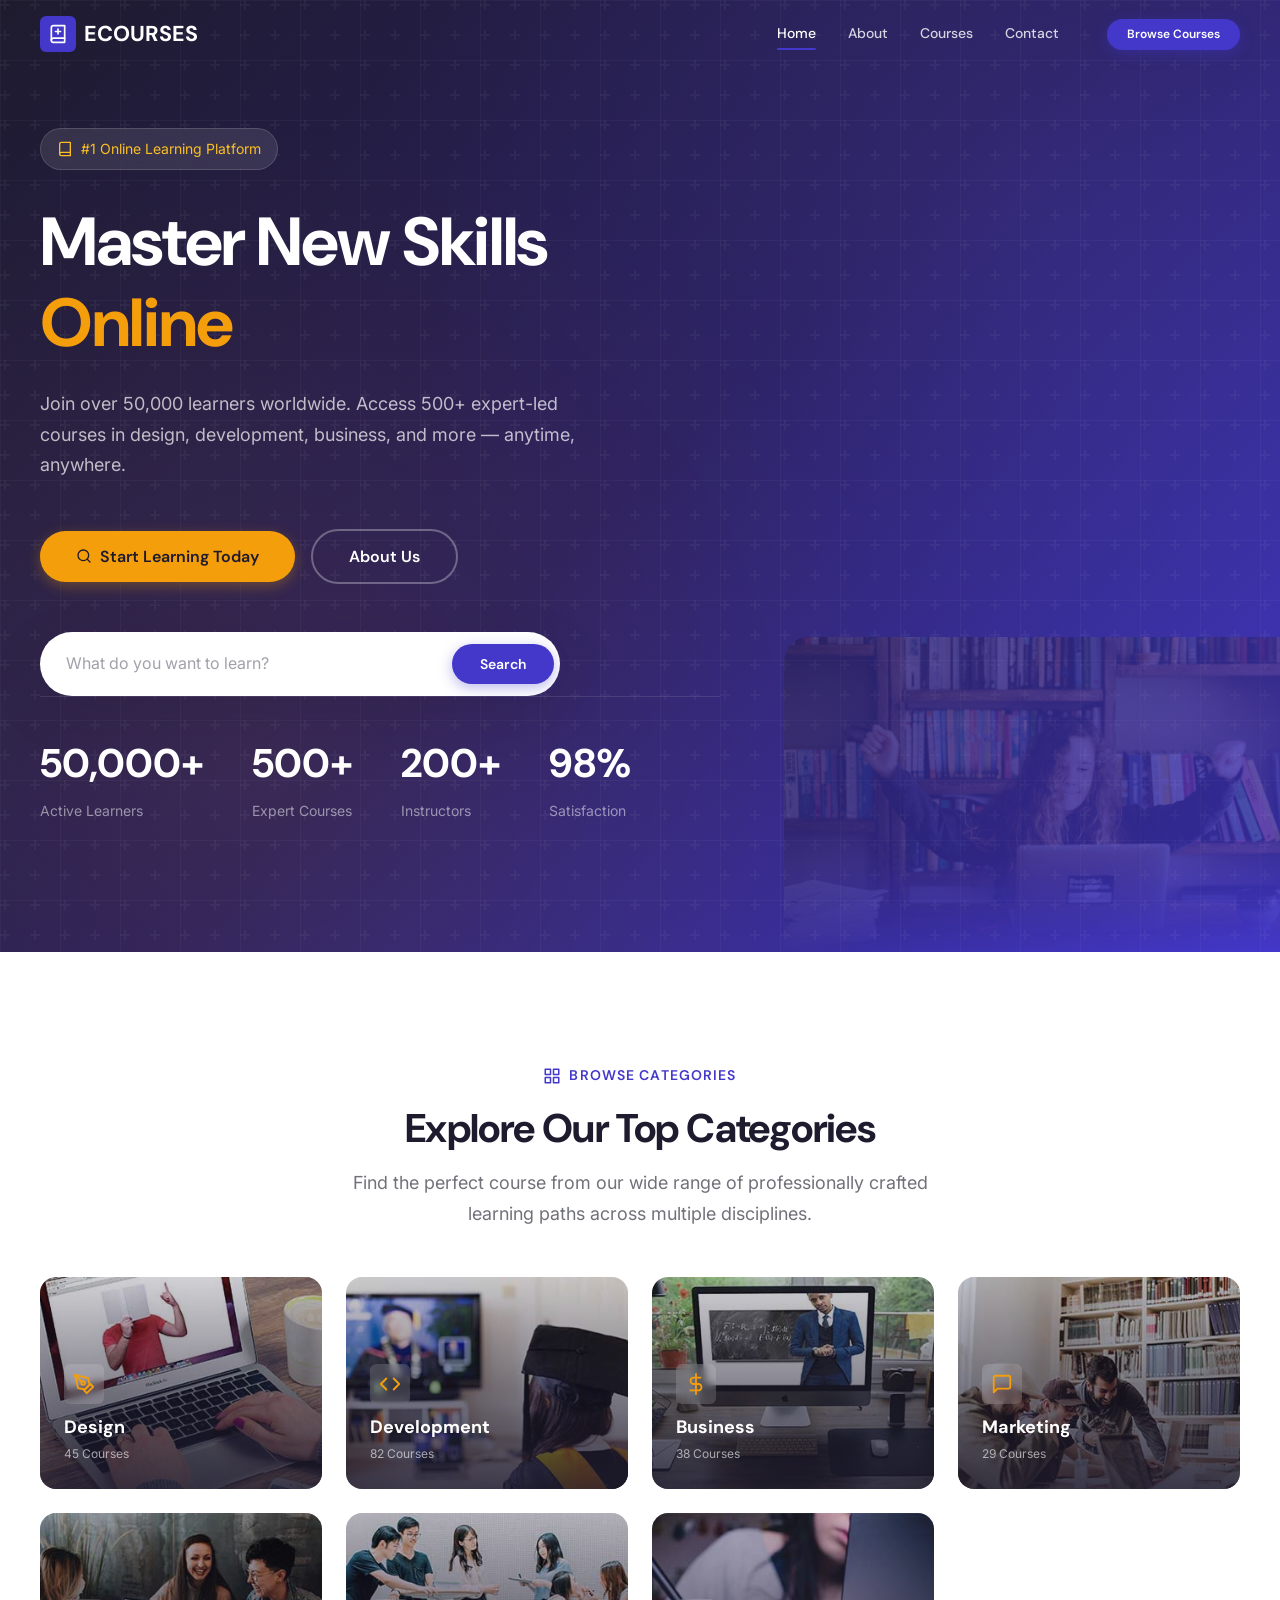
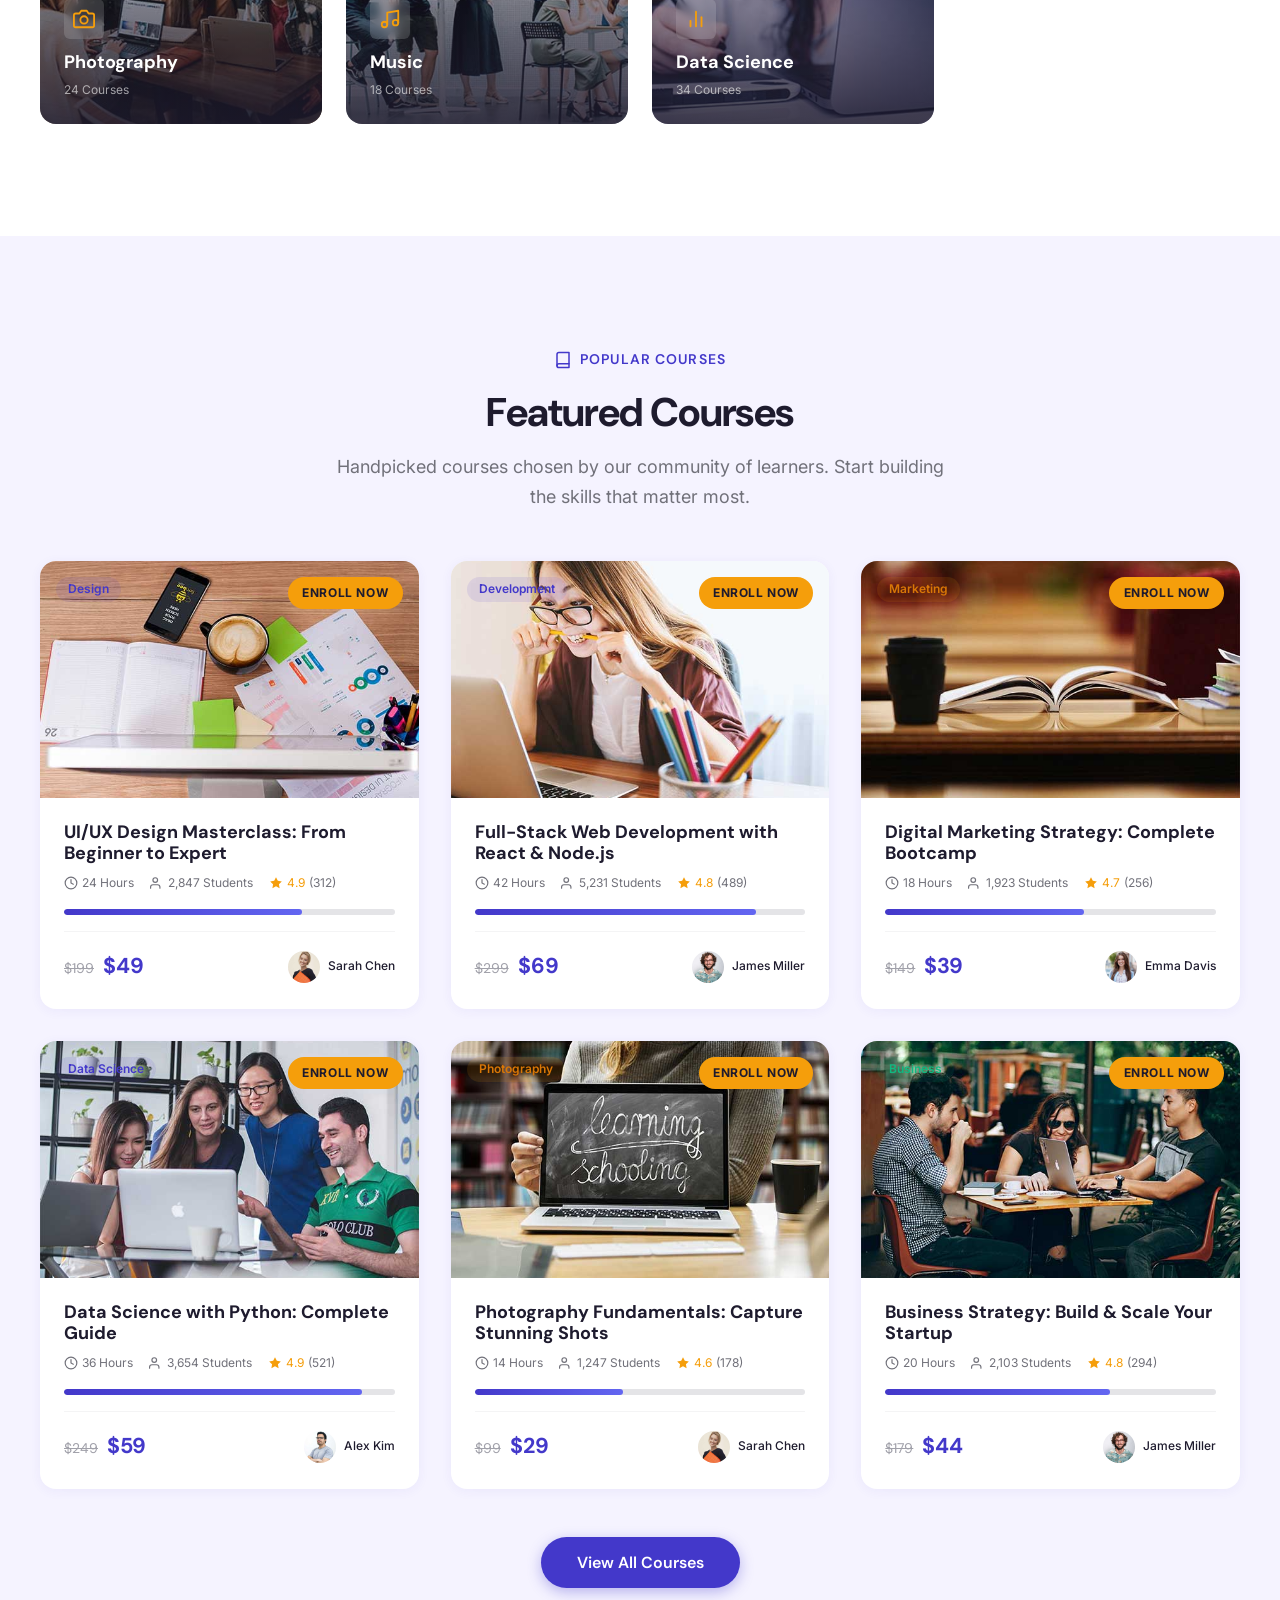
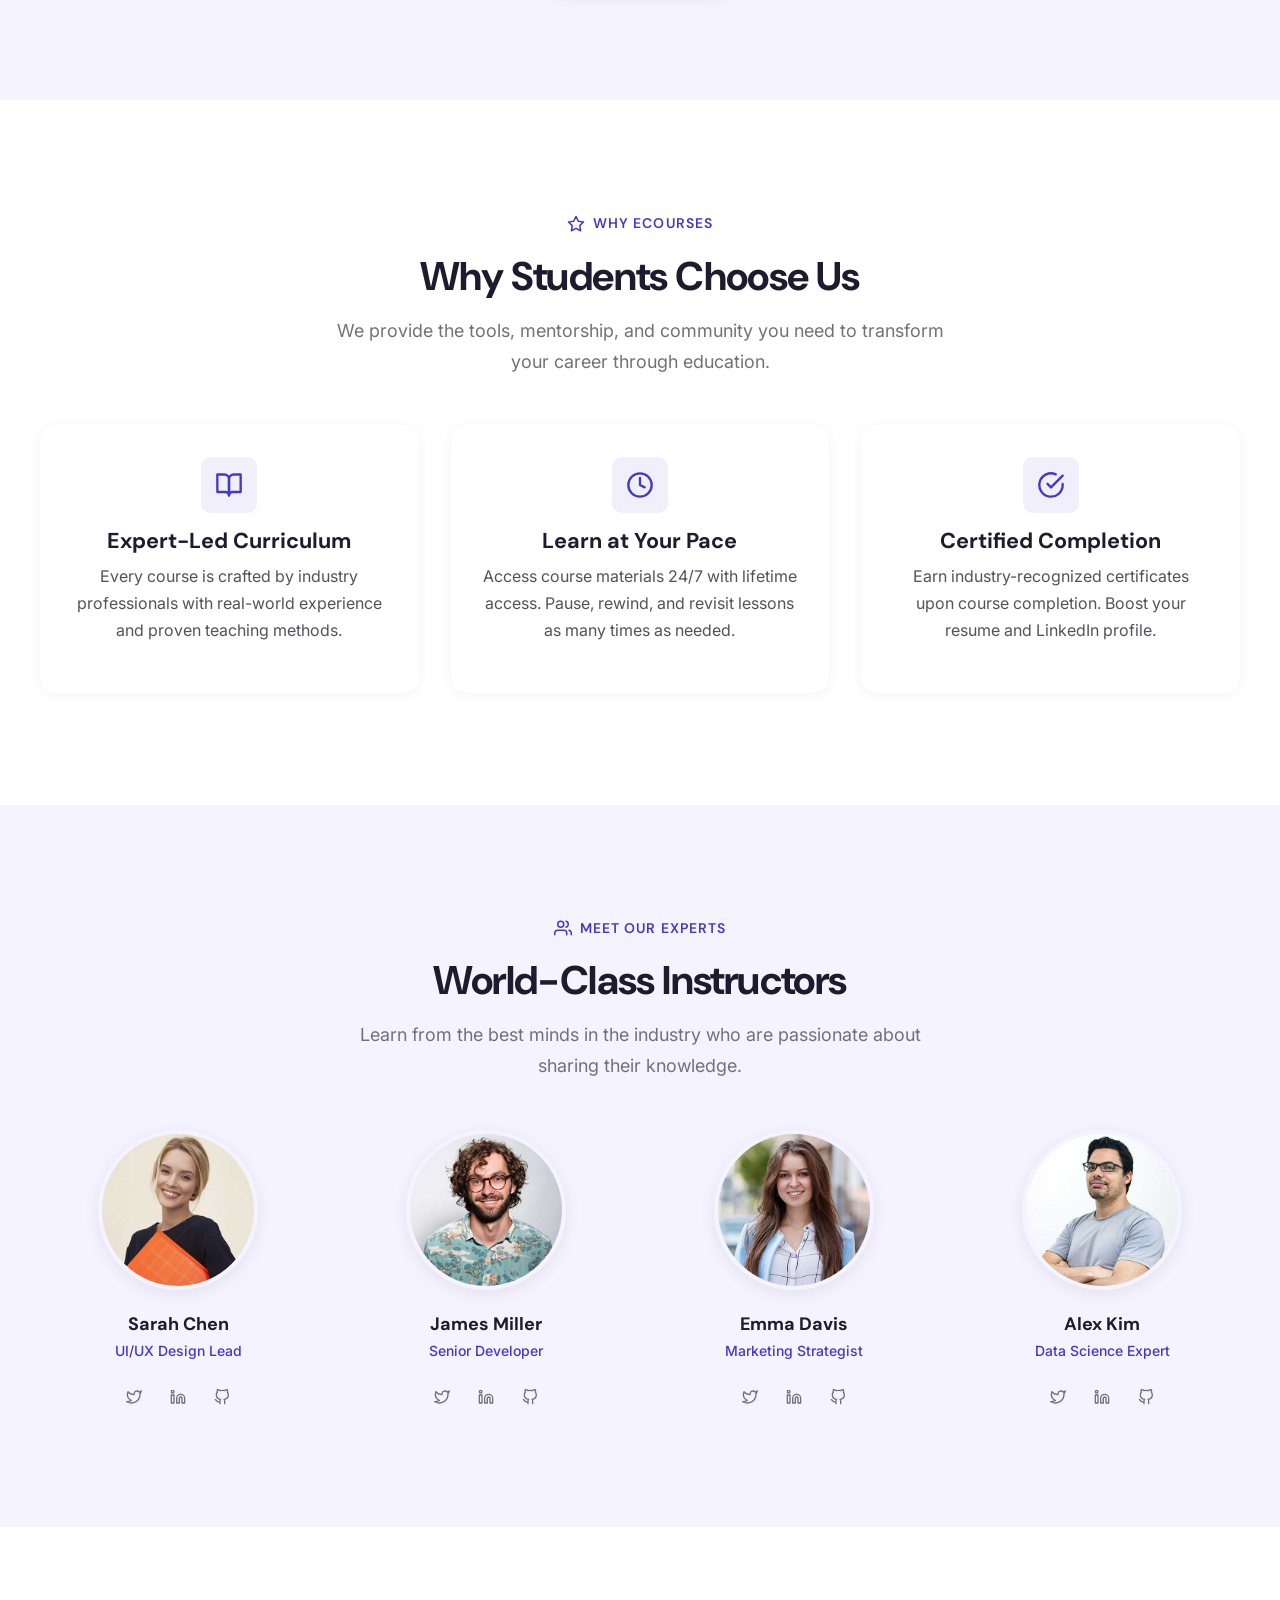
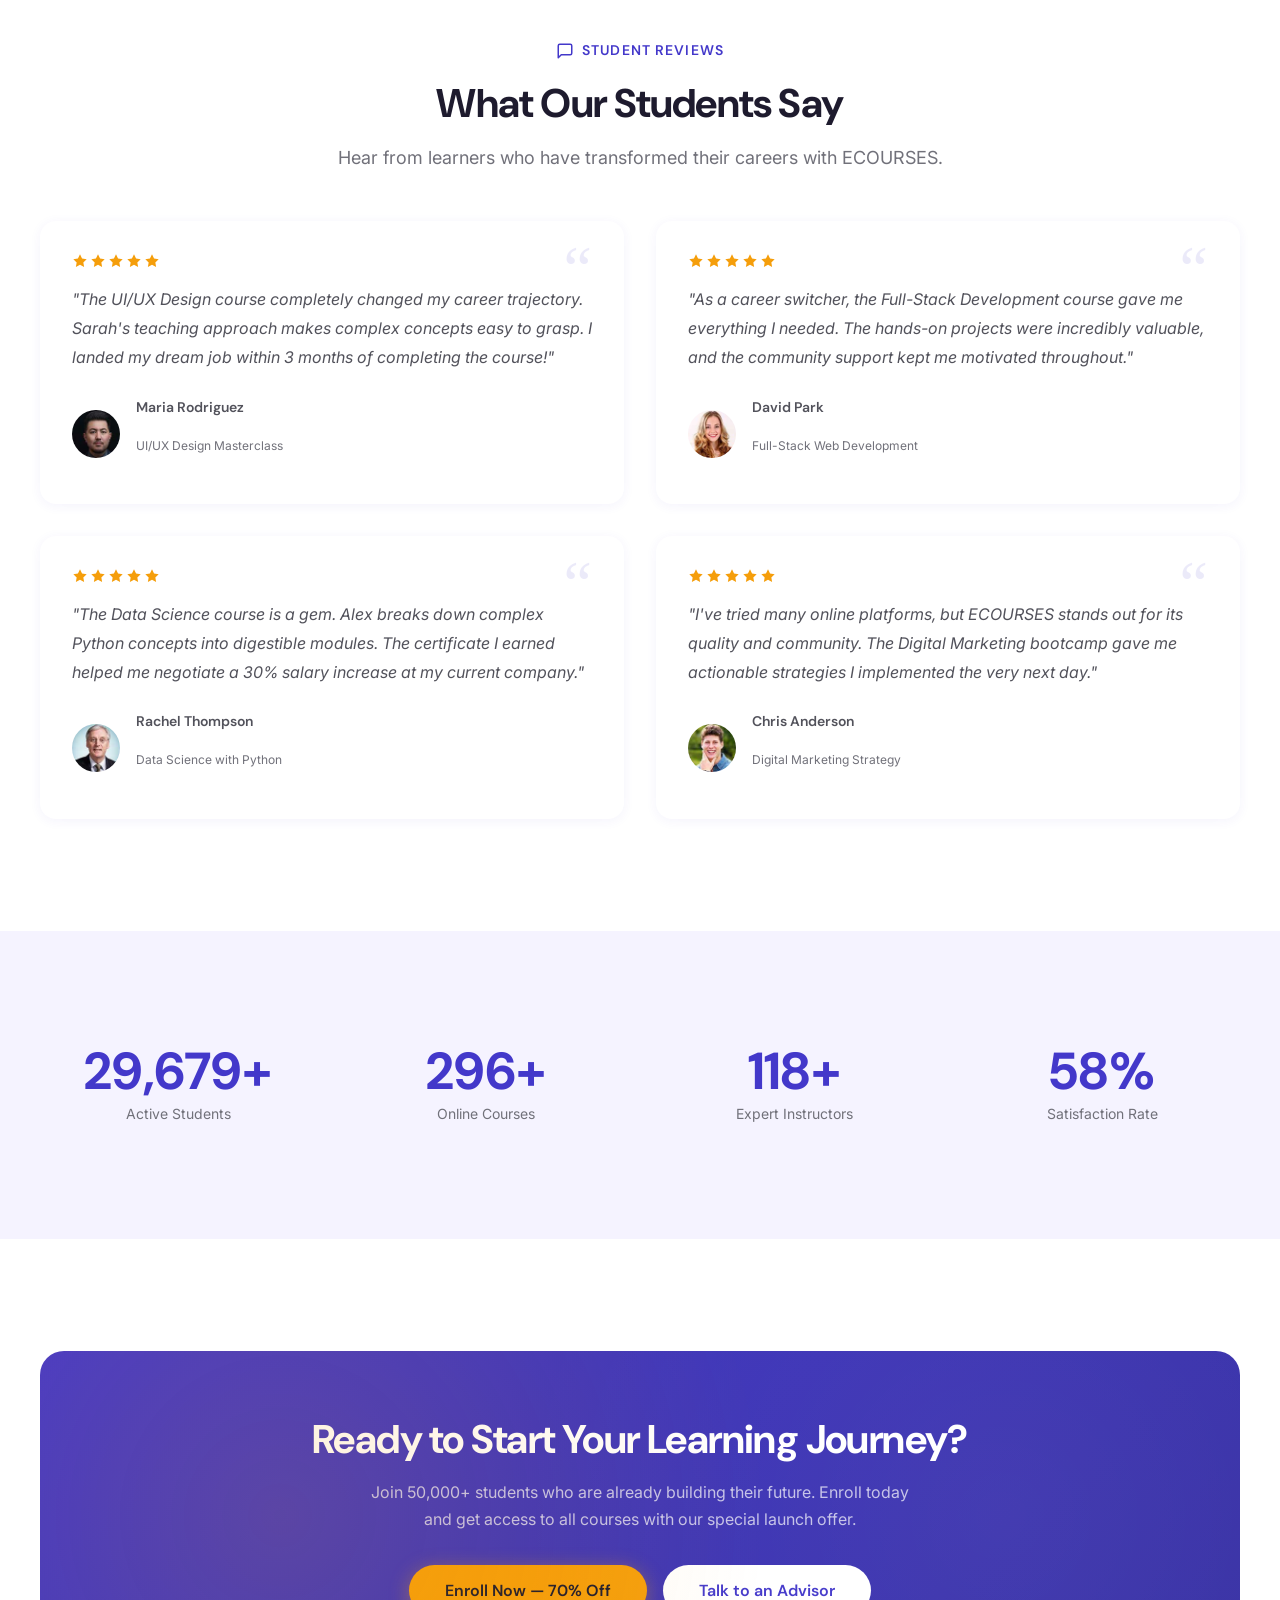
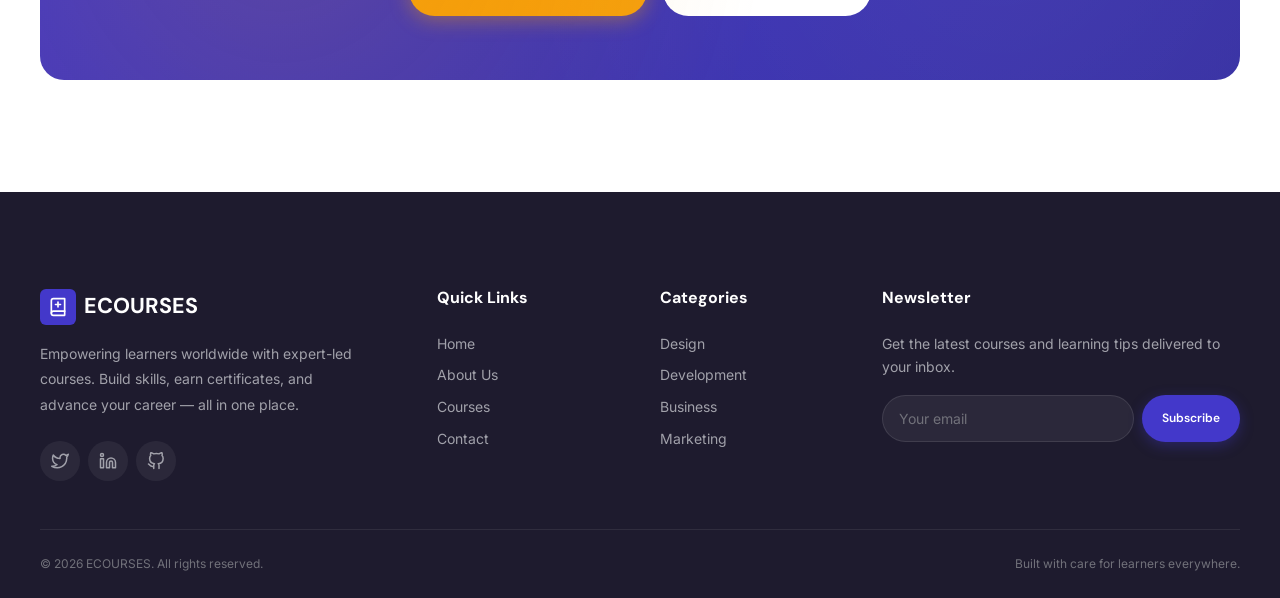
<file: index.html>
<!DOCTYPE html>
<html lang="en">
<head>
  <meta charset="UTF-8">
  <meta name="viewport" content="width=device-width, initial-scale=1.0">
  <title>ECOURSES — Online Learning Platform</title>
  <meta name="description" content="ECOURSES — Discover thousands of online courses from expert instructors. Learn new skills, advance your career, and earn certifications.">
  <link rel="preconnect" href="https://fonts.googleapis.com">
  <link rel="preconnect" href="https://fonts.gstatic.com" crossorigin>
  <link href="https://fonts.googleapis.com/css2?family=DM+Sans:wght@400;500;600;700&family=Inter:wght@400;500;600&display=swap" rel="stylesheet">
  <link rel="stylesheet" href="assets/css/base.css">
</head>
<body>

  <!-- ── Navigation ──────────────────────────────────────── -->
  <nav class="nav nav--hero">
    <div class="container nav__inner">
      <a href="index.html" class="nav__logo">
        <span class="nav__logo-icon">
          <svg viewBox="0 0 24 24" fill="none" stroke="currentColor" stroke-width="2" stroke-linecap="round" stroke-linejoin="round"><path d="M4 19.5A2.5 2.5 0 0 1 6.5 17H20"/><path d="M6.5 2H20v20H6.5A2.5 2.5 0 0 1 4 19.5v-15A2.5 2.5 0 0 1 6.5 2z"/><line x1="12" y1="6" x2="12" y2="12"/><line x1="9" y1="9" x2="15" y2="9"/></svg>
        </span>
        ECOURSES
      </a>
      <div class="nav__links">
        <a href="index.html" class="nav__link nav__link--active">Home</a>
        <a href="about.html" class="nav__link">About</a>
        <a href="courses.html" class="nav__link">Courses</a>
        <a href="contact.html" class="nav__link">Contact</a>
        <a href="courses.html" class="btn btn--primary btn--sm nav__cta">Browse Courses</a>
      </div>
      <button class="nav__burger" aria-label="Menu">
        <span></span><span></span><span></span>
      </button>
    </div>
  </nav>

  <!-- Mobile Menu -->
  <div class="nav__mobile">
    <a href="index.html">Home</a>
    <a href="about.html">About</a>
    <a href="courses.html">Courses</a>
    <a href="contact.html">Contact</a>
    <a href="courses.html" class="btn btn--primary">Browse Courses</a>
  </div>

  <!-- ── Hero Section ────────────────────────────────────── -->
  <section class="hero">
    <div class="hero__pattern"></div>
    <div class="hero__grid"></div>
    <div class="container">
      <div class="hero__content">
        <div class="hero__badge" data-reveal>
          <svg viewBox="0 0 24 24" fill="none" stroke="currentColor" stroke-width="2" stroke-linecap="round" stroke-linejoin="round"><path d="M4 19.5A2.5 2.5 0 0 1 6.5 17H20"/><path d="M6.5 2H20v20H6.5A2.5 2.5 0 0 1 4 19.5v-15A2.5 2.5 0 0 1 6.5 2z"/></svg>
          #1 Online Learning Platform
        </div>
        <h1 data-reveal>Master New Skills <span>Online</span></h1>
        <p class="hero__text" data-reveal>Join over 50,000 learners worldwide. Access 500+ expert-led courses in design, development, business, and more — anytime, anywhere.</p>
        <div class="hero__actions" data-reveal>
          <a href="courses.html" class="btn btn--secondary btn--lg">
            <svg viewBox="0 0 24 24" fill="none" stroke="currentColor" stroke-width="2" stroke-linecap="round" stroke-linejoin="round" width="18" height="18"><circle cx="11" cy="11" r="8"/><line x1="21" y1="21" x2="16.65" y2="16.65"/></svg>
            Start Learning Today
          </a>
          <a href="about.html" class="btn btn--outline btn--lg" style="border-color: rgba(255,255,255,0.3); color: #fff;">About Us</a>
        </div>
        <form class="hero__search" action="courses.html" method="get" data-reveal>
          <input type="text" name="q" placeholder="What do you want to learn?" aria-label="Search courses">
          <button type="submit" class="btn btn--primary">Search</button>
        </form>
        <div class="hero__stats" data-reveal>
          <div>
            <span class="hero__stat-num" data-count="50000" data-suffix="+">0</span>
            <span class="hero__stat-label">Active Learners</span>
          </div>
          <div>
            <span class="hero__stat-num" data-count="500" data-suffix="+">0</span>
            <span class="hero__stat-label">Expert Courses</span>
          </div>
          <div>
            <span class="hero__stat-num" data-count="200" data-suffix="+">0</span>
            <span class="hero__stat-label">Instructors</span>
          </div>
          <div>
            <span class="hero__stat-num" data-count="98" data-suffix="%">0</span>
            <span class="hero__stat-label">Satisfaction</span>
          </div>
        </div>
      </div>
    </div>
    <img src="assets/img/carousel-1.jpg" alt="" class="hero__img" aria-hidden="true">
  </section>

  <!-- ── Categories ──────────────────────────────────────── -->
  <section class="section" id="categories">
    <div class="container">
      <div class="text-center" data-reveal>
        <span class="section-subtitle">
          <svg viewBox="0 0 24 24" fill="none" stroke="currentColor" stroke-width="2" stroke-linecap="round" stroke-linejoin="round"><rect x="3" y="3" width="7" height="7"/><rect x="14" y="3" width="7" height="7"/><rect x="3" y="14" width="7" height="7"/><rect x="14" y="14" width="7" height="7"/></svg>
          Browse Categories
        </span>
        <h2 class="section-title">Explore Our Top Categories</h2>
        <p class="section-desc">Find the perfect course from our wide range of professionally crafted learning paths across multiple disciplines.</p>
      </div>
      <div class="categories__grid">
        <a href="courses.html" class="category-card" data-reveal>
          <img src="assets/img/cat-1.jpg" alt="Design courses">
          <div class="category-card__overlay">
            <div class="category-card__icon">
              <svg viewBox="0 0 24 24" fill="none" stroke="currentColor" stroke-width="2" stroke-linecap="round" stroke-linejoin="round"><path d="M12 19l7-7 3 3-7 7-3-3z"/><path d="M18 13l-1.5-7.5L2 2l3.5 14.5L13 18l5-5z"/><path d="M2 2l7.586 7.586"/><circle cx="11" cy="11" r="2"/></svg>
            </div>
            <span class="category-card__name">Design</span>
            <span class="category-card__count">45 Courses</span>
          </div>
        </a>
        <a href="courses.html" class="category-card" data-reveal>
          <img src="assets/img/cat-2.jpg" alt="Development courses">
          <div class="category-card__overlay">
            <div class="category-card__icon">
              <svg viewBox="0 0 24 24" fill="none" stroke="currentColor" stroke-width="2" stroke-linecap="round" stroke-linejoin="round"><polyline points="16 18 22 12 16 6"/><polyline points="8 6 2 12 8 18"/></svg>
            </div>
            <span class="category-card__name">Development</span>
            <span class="category-card__count">82 Courses</span>
          </div>
        </a>
        <a href="courses.html" class="category-card" data-reveal>
          <img src="assets/img/cat-3.jpg" alt="Business courses">
          <div class="category-card__overlay">
            <div class="category-card__icon">
              <svg viewBox="0 0 24 24" fill="none" stroke="currentColor" stroke-width="2" stroke-linecap="round" stroke-linejoin="round"><line x1="12" y1="1" x2="12" y2="23"/><path d="M17 5H9.5a3.5 3.5 0 0 0 0 7h5a3.5 3.5 0 0 1 0 7H6"/></svg>
            </div>
            <span class="category-card__name">Business</span>
            <span class="category-card__count">38 Courses</span>
          </div>
        </a>
        <a href="courses.html" class="category-card" data-reveal>
          <img src="assets/img/cat-4.jpg" alt="Marketing courses">
          <div class="category-card__overlay">
            <div class="category-card__icon">
              <svg viewBox="0 0 24 24" fill="none" stroke="currentColor" stroke-width="2" stroke-linecap="round" stroke-linejoin="round"><path d="M21 15a2 2 0 0 1-2 2H7l-4 4V5a2 2 0 0 1 2-2h14a2 2 0 0 1 2 2z"/></svg>
            </div>
            <span class="category-card__name">Marketing</span>
            <span class="category-card__count">29 Courses</span>
          </div>
        </a>
        <a href="courses.html" class="category-card" data-reveal>
          <img src="assets/img/cat-5.jpg" alt="Photography courses">
          <div class="category-card__overlay">
            <div class="category-card__icon">
              <svg viewBox="0 0 24 24" fill="none" stroke="currentColor" stroke-width="2" stroke-linecap="round" stroke-linejoin="round"><path d="M23 19a2 2 0 0 1-2 2H3a2 2 0 0 1-2-2V8a2 2 0 0 1 2-2h4l2-3h6l2 3h4a2 2 0 0 1 2 2z"/><circle cx="12" cy="13" r="4"/></svg>
            </div>
            <span class="category-card__name">Photography</span>
            <span class="category-card__count">24 Courses</span>
          </div>
        </a>
        <a href="courses.html" class="category-card" data-reveal>
          <img src="assets/img/cat-6.jpg" alt="Music courses">
          <div class="category-card__overlay">
            <div class="category-card__icon">
              <svg viewBox="0 0 24 24" fill="none" stroke="currentColor" stroke-width="2" stroke-linecap="round" stroke-linejoin="round"><path d="M9 18V5l12-2v13"/><circle cx="6" cy="18" r="3"/><circle cx="18" cy="16" r="3"/></svg>
            </div>
            <span class="category-card__name">Music</span>
            <span class="category-card__count">18 Courses</span>
          </div>
        </a>
        <a href="courses.html" class="category-card" data-reveal>
          <img src="assets/img/cat-7.jpg" alt="Data Science courses">
          <div class="category-card__overlay">
            <div class="category-card__icon">
              <svg viewBox="0 0 24 24" fill="none" stroke="currentColor" stroke-width="2" stroke-linecap="round" stroke-linejoin="round"><line x1="18" y1="20" x2="18" y2="10"/><line x1="12" y1="20" x2="12" y2="4"/><line x1="6" y1="20" x2="6" y2="14"/></svg>
            </div>
            <span class="category-card__name">Data Science</span>
            <span class="category-card__count">34 Courses</span>
          </div>
        </a>
      </div>
    </div>
  </section>

  <!-- ── Featured Courses ────────────────────────────────── -->
  <section class="section section--light" id="courses">
    <div class="container">
      <div class="text-center" data-reveal>
        <span class="section-subtitle">
          <svg viewBox="0 0 24 24" fill="none" stroke="currentColor" stroke-width="2" stroke-linecap="round" stroke-linejoin="round"><path d="M4 19.5A2.5 2.5 0 0 1 6.5 17H20"/><path d="M6.5 2H20v20H6.5A2.5 2.5 0 0 1 4 19.5v-15A2.5 2.5 0 0 1 6.5 2z"/></svg>
          Popular Courses
        </span>
        <h2 class="section-title">Featured Courses</h2>
        <p class="section-desc">Handpicked courses chosen by our community of learners. Start building the skills that matter most.</p>
      </div>
      <div class="grid grid-3">
        <!-- Course 1 -->
        <div class="course-card" data-reveal>
          <div class="course-card__img-wrap">
            <img src="assets/img/course-1.jpg" alt="UI/UX Design Masterclass" class="course-card__img">
            <span class="badge badge--primary course-card__category">Design</span>
            <span class="badge--enroll">Enroll Now</span>
          </div>
          <div class="course-card__body">
            <h4 class="course-card__title">UI/UX Design Masterclass: From Beginner to Expert</h4>
            <div class="course-card__meta">
              <span class="course-card__meta-item">
                <svg viewBox="0 0 24 24" fill="none" stroke="currentColor" stroke-width="2" stroke-linecap="round" stroke-linejoin="round"><circle cx="12" cy="12" r="10"/><polyline points="12 6 12 12 16 14"/></svg>
                24 Hours
              </span>
              <span class="course-card__meta-item">
                <svg viewBox="0 0 24 24" fill="none" stroke="currentColor" stroke-width="2" stroke-linecap="round" stroke-linejoin="round"><path d="M17 21v-2a4 4 0 0 0-4-4H5a4 4 0 0 0-4 4v2"/><circle cx="9" cy="7" r="4"/></svg>
                2,847 Students
              </span>
              <span class="course-card__rating">
                <svg viewBox="0 0 24 24" fill="currentColor" width="14" height="14"><polygon points="12 2 15.09 8.26 22 9.27 17 14.14 18.18 21.02 12 17.77 5.82 21.02 7 14.14 2 9.27 8.91 8.26 12 2"/></svg>
                4.9 <span>(312)</span>
              </span>
            </div>
            <div class="progress" style="margin-bottom: var(--sp-md);"><div class="progress__bar" style="width: 72%;"></div></div>
            <div class="course-card__footer">
              <span class="course-card__price"><s>$199</s> $49</span>
              <div class="course-card__instructor">
                <img src="assets/img/team-1.jpg" alt="Sarah Chen" class="course-card__avatar">
                <span class="course-card__name">Sarah Chen</span>
              </div>
            </div>
          </div>
        </div>

        <!-- Course 2 -->
        <div class="course-card" data-reveal>
          <div class="course-card__img-wrap">
            <img src="assets/img/course-2.jpg" alt="Full-Stack Web Development" class="course-card__img">
            <span class="badge badge--primary course-card__category">Development</span>
            <span class="badge--enroll">Enroll Now</span>
          </div>
          <div class="course-card__body">
            <h4 class="course-card__title">Full-Stack Web Development with React & Node.js</h4>
            <div class="course-card__meta">
              <span class="course-card__meta-item">
                <svg viewBox="0 0 24 24" fill="none" stroke="currentColor" stroke-width="2" stroke-linecap="round" stroke-linejoin="round"><circle cx="12" cy="12" r="10"/><polyline points="12 6 12 12 16 14"/></svg>
                42 Hours
              </span>
              <span class="course-card__meta-item">
                <svg viewBox="0 0 24 24" fill="none" stroke="currentColor" stroke-width="2" stroke-linecap="round" stroke-linejoin="round"><path d="M17 21v-2a4 4 0 0 0-4-4H5a4 4 0 0 0-4 4v2"/><circle cx="9" cy="7" r="4"/></svg>
                5,231 Students
              </span>
              <span class="course-card__rating">
                <svg viewBox="0 0 24 24" fill="currentColor" width="14" height="14"><polygon points="12 2 15.09 8.26 22 9.27 17 14.14 18.18 21.02 12 17.77 5.82 21.02 7 14.14 2 9.27 8.91 8.26 12 2"/></svg>
                4.8 <span>(489)</span>
              </span>
            </div>
            <div class="progress" style="margin-bottom: var(--sp-md);"><div class="progress__bar" style="width: 85%;"></div></div>
            <div class="course-card__footer">
              <span class="course-card__price"><s>$299</s> $69</span>
              <div class="course-card__instructor">
                <img src="assets/img/team-2.jpg" alt="James Miller" class="course-card__avatar">
                <span class="course-card__name">James Miller</span>
              </div>
            </div>
          </div>
        </div>

        <!-- Course 3 -->
        <div class="course-card" data-reveal>
          <div class="course-card__img-wrap">
            <img src="assets/img/course-3.jpg" alt="Digital Marketing Strategy" class="course-card__img">
            <span class="badge badge--amber course-card__category">Marketing</span>
            <span class="badge--enroll">Enroll Now</span>
          </div>
          <div class="course-card__body">
            <h4 class="course-card__title">Digital Marketing Strategy: Complete Bootcamp</h4>
            <div class="course-card__meta">
              <span class="course-card__meta-item">
                <svg viewBox="0 0 24 24" fill="none" stroke="currentColor" stroke-width="2" stroke-linecap="round" stroke-linejoin="round"><circle cx="12" cy="12" r="10"/><polyline points="12 6 12 12 16 14"/></svg>
                18 Hours
              </span>
              <span class="course-card__meta-item">
                <svg viewBox="0 0 24 24" fill="none" stroke="currentColor" stroke-width="2" stroke-linecap="round" stroke-linejoin="round"><path d="M17 21v-2a4 4 0 0 0-4-4H5a4 4 0 0 0-4 4v2"/><circle cx="9" cy="7" r="4"/></svg>
                1,923 Students
              </span>
              <span class="course-card__rating">
                <svg viewBox="0 0 24 24" fill="currentColor" width="14" height="14"><polygon points="12 2 15.09 8.26 22 9.27 17 14.14 18.18 21.02 12 17.77 5.82 21.02 7 14.14 2 9.27 8.91 8.26 12 2"/></svg>
                4.7 <span>(256)</span>
              </span>
            </div>
            <div class="progress" style="margin-bottom: var(--sp-md);"><div class="progress__bar" style="width: 60%;"></div></div>
            <div class="course-card__footer">
              <span class="course-card__price"><s>$149</s> $39</span>
              <div class="course-card__instructor">
                <img src="assets/img/team-3.jpg" alt="Emma Davis" class="course-card__avatar">
                <span class="course-card__name">Emma Davis</span>
              </div>
            </div>
          </div>
        </div>

        <!-- Course 4 -->
        <div class="course-card" data-reveal>
          <div class="course-card__img-wrap">
            <img src="assets/img/course-4.jpg" alt="Data Science with Python" class="course-card__img">
            <span class="badge badge--primary course-card__category">Data Science</span>
            <span class="badge--enroll">Enroll Now</span>
          </div>
          <div class="course-card__body">
            <h4 class="course-card__title">Data Science with Python: Complete Guide</h4>
            <div class="course-card__meta">
              <span class="course-card__meta-item">
                <svg viewBox="0 0 24 24" fill="none" stroke="currentColor" stroke-width="2" stroke-linecap="round" stroke-linejoin="round"><circle cx="12" cy="12" r="10"/><polyline points="12 6 12 12 16 14"/></svg>
                36 Hours
              </span>
              <span class="course-card__meta-item">
                <svg viewBox="0 0 24 24" fill="none" stroke="currentColor" stroke-width="2" stroke-linecap="round" stroke-linejoin="round"><path d="M17 21v-2a4 4 0 0 0-4-4H5a4 4 0 0 0-4 4v2"/><circle cx="9" cy="7" r="4"/></svg>
                3,654 Students
              </span>
              <span class="course-card__rating">
                <svg viewBox="0 0 24 24" fill="currentColor" width="14" height="14"><polygon points="12 2 15.09 8.26 22 9.27 17 14.14 18.18 21.02 12 17.77 5.82 21.02 7 14.14 2 9.27 8.91 8.26 12 2"/></svg>
                4.9 <span>(521)</span>
              </span>
            </div>
            <div class="progress" style="margin-bottom: var(--sp-md);"><div class="progress__bar" style="width: 90%;"></div></div>
            <div class="course-card__footer">
              <span class="course-card__price"><s>$249</s> $59</span>
              <div class="course-card__instructor">
                <img src="assets/img/team-4.jpg" alt="Alex Kim" class="course-card__avatar">
                <span class="course-card__name">Alex Kim</span>
              </div>
            </div>
          </div>
        </div>

        <!-- Course 5 -->
        <div class="course-card" data-reveal>
          <div class="course-card__img-wrap">
            <img src="assets/img/course-5.jpg" alt="Photography Fundamentals" class="course-card__img">
            <span class="badge badge--amber course-card__category">Photography</span>
            <span class="badge--enroll">Enroll Now</span>
          </div>
          <div class="course-card__body">
            <h4 class="course-card__title">Photography Fundamentals: Capture Stunning Shots</h4>
            <div class="course-card__meta">
              <span class="course-card__meta-item">
                <svg viewBox="0 0 24 24" fill="none" stroke="currentColor" stroke-width="2" stroke-linecap="round" stroke-linejoin="round"><circle cx="12" cy="12" r="10"/><polyline points="12 6 12 12 16 14"/></svg>
                14 Hours
              </span>
              <span class="course-card__meta-item">
                <svg viewBox="0 0 24 24" fill="none" stroke="currentColor" stroke-width="2" stroke-linecap="round" stroke-linejoin="round"><path d="M17 21v-2a4 4 0 0 0-4-4H5a4 4 0 0 0-4 4v2"/><circle cx="9" cy="7" r="4"/></svg>
                1,247 Students
              </span>
              <span class="course-card__rating">
                <svg viewBox="0 0 24 24" fill="currentColor" width="14" height="14"><polygon points="12 2 15.09 8.26 22 9.27 17 14.14 18.18 21.02 12 17.77 5.82 21.02 7 14.14 2 9.27 8.91 8.26 12 2"/></svg>
                4.6 <span>(178)</span>
              </span>
            </div>
            <div class="progress" style="margin-bottom: var(--sp-md);"><div class="progress__bar" style="width: 45%;"></div></div>
            <div class="course-card__footer">
              <span class="course-card__price"><s>$99</s> $29</span>
              <div class="course-card__instructor">
                <img src="assets/img/team-1.jpg" alt="Sarah Chen" class="course-card__avatar">
                <span class="course-card__name">Sarah Chen</span>
              </div>
            </div>
          </div>
        </div>

        <!-- Course 6 -->
        <div class="course-card" data-reveal>
          <div class="course-card__img-wrap">
            <img src="assets/img/course-6.jpg" alt="Business Strategy" class="course-card__img">
            <span class="badge badge--success course-card__category">Business</span>
            <span class="badge--enroll">Enroll Now</span>
          </div>
          <div class="course-card__body">
            <h4 class="course-card__title">Business Strategy: Build & Scale Your Startup</h4>
            <div class="course-card__meta">
              <span class="course-card__meta-item">
                <svg viewBox="0 0 24 24" fill="none" stroke="currentColor" stroke-width="2" stroke-linecap="round" stroke-linejoin="round"><circle cx="12" cy="12" r="10"/><polyline points="12 6 12 12 16 14"/></svg>
                20 Hours
              </span>
              <span class="course-card__meta-item">
                <svg viewBox="0 0 24 24" fill="none" stroke="currentColor" stroke-width="2" stroke-linecap="round" stroke-linejoin="round"><path d="M17 21v-2a4 4 0 0 0-4-4H5a4 4 0 0 0-4 4v2"/><circle cx="9" cy="7" r="4"/></svg>
                2,103 Students
              </span>
              <span class="course-card__rating">
                <svg viewBox="0 0 24 24" fill="currentColor" width="14" height="14"><polygon points="12 2 15.09 8.26 22 9.27 17 14.14 18.18 21.02 12 17.77 5.82 21.02 7 14.14 2 9.27 8.91 8.26 12 2"/></svg>
                4.8 <span>(294)</span>
              </span>
            </div>
            <div class="progress" style="margin-bottom: var(--sp-md);"><div class="progress__bar" style="width: 68%;"></div></div>
            <div class="course-card__footer">
              <span class="course-card__price"><s>$179</s> $44</span>
              <div class="course-card__instructor">
                <img src="assets/img/team-2.jpg" alt="James Miller" class="course-card__avatar">
                <span class="course-card__name">James Miller</span>
              </div>
            </div>
          </div>
        </div>
      </div>
      <div class="text-center" style="margin-top: var(--sp-2xl);" data-reveal>
        <a href="courses.html" class="btn btn--primary btn--lg">View All Courses</a>
      </div>
    </div>
  </section>

  <!-- ── Why Choose Us ───────────────────────────────────── -->
  <section class="section" id="features">
    <div class="container">
      <div class="text-center" data-reveal>
        <span class="section-subtitle">
          <svg viewBox="0 0 24 24" fill="none" stroke="currentColor" stroke-width="2" stroke-linecap="round" stroke-linejoin="round"><polygon points="12 2 15.09 8.26 22 9.27 17 14.14 18.18 21.02 12 17.77 5.82 21.02 7 14.14 2 9.27 8.91 8.26 12 2"/></svg>
          Why ECOURSES
        </span>
        <h2 class="section-title">Why Students Choose Us</h2>
        <p class="section-desc">We provide the tools, mentorship, and community you need to transform your career through education.</p>
      </div>
      <div class="grid grid-3">
        <div class="mission-card" data-reveal>
          <div class="mission-card__icon">
            <svg viewBox="0 0 24 24" fill="none" stroke="currentColor" stroke-width="2" stroke-linecap="round" stroke-linejoin="round"><path d="M2 3h6a4 4 0 0 1 4 4v14a3 3 0 0 0-3-3H2z"/><path d="M22 3h-6a4 4 0 0 0-4 4v14a3 3 0 0 1 3-3h7z"/></svg>
          </div>
          <h4>Expert-Led Curriculum</h4>
          <p>Every course is crafted by industry professionals with real-world experience and proven teaching methods.</p>
        </div>
        <div class="mission-card" data-reveal>
          <div class="mission-card__icon">
            <svg viewBox="0 0 24 24" fill="none" stroke="currentColor" stroke-width="2" stroke-linecap="round" stroke-linejoin="round"><circle cx="12" cy="12" r="10"/><polyline points="12 6 12 12 16 14"/></svg>
          </div>
          <h4>Learn at Your Pace</h4>
          <p>Access course materials 24/7 with lifetime access. Pause, rewind, and revisit lessons as many times as needed.</p>
        </div>
        <div class="mission-card" data-reveal>
          <div class="mission-card__icon">
            <svg viewBox="0 0 24 24" fill="none" stroke="currentColor" stroke-width="2" stroke-linecap="round" stroke-linejoin="round"><path d="M22 11.08V12a10 10 0 1 1-5.93-9.14"/><polyline points="22 4 12 14.01 9 11.01"/></svg>
          </div>
          <h4>Certified Completion</h4>
          <p>Earn industry-recognized certificates upon course completion. Boost your resume and LinkedIn profile.</p>
        </div>
      </div>
    </div>
  </section>

  <!-- ── Instructors ─────────────────────────────────────── -->
  <section class="section section--light" id="instructors">
    <div class="container">
      <div class="text-center" data-reveal>
        <span class="section-subtitle">
          <svg viewBox="0 0 24 24" fill="none" stroke="currentColor" stroke-width="2" stroke-linecap="round" stroke-linejoin="round"><path d="M17 21v-2a4 4 0 0 0-4-4H5a4 4 0 0 0-4 4v2"/><circle cx="9" cy="7" r="4"/><path d="M23 21v-2a4 4 0 0 0-3-3.87"/><path d="M16 3.13a4 4 0 0 1 0 7.75"/></svg>
          Meet Our Experts
        </span>
        <h2 class="section-title">World-Class Instructors</h2>
        <p class="section-desc">Learn from the best minds in the industry who are passionate about sharing their knowledge.</p>
      </div>
      <div class="grid grid-4">
        <div class="team-card" data-reveal>
          <div class="team-card__img-wrap">
            <img src="assets/img/team-1.jpg" alt="Sarah Chen" class="team-card__img">
          </div>
          <h4 class="team-card__name">Sarah Chen</h4>
          <p class="team-card__role">UI/UX Design Lead</p>
          <div class="team-card__socials">
            <a href="#" class="team-card__social-link" aria-label="Twitter">
              <svg viewBox="0 0 24 24" fill="none" stroke="currentColor" stroke-width="2" stroke-linecap="round" stroke-linejoin="round"><path d="M23 3a10.9 10.9 0 0 1-3.14 1.53 4.48 4.48 0 0 0-7.86 3v1A10.66 10.66 0 0 1 3 4s-4 9 5 13a11.64 11.64 0 0 1-7 2c9 5 20 0 20-11.5a4.5 4.5 0 0 0-.08-.83A7.72 7.72 0 0 0 23 3z"/></svg>
            </a>
            <a href="#" class="team-card__social-link" aria-label="LinkedIn">
              <svg viewBox="0 0 24 24" fill="none" stroke="currentColor" stroke-width="2" stroke-linecap="round" stroke-linejoin="round"><path d="M16 8a6 6 0 0 1 6 6v7h-4v-7a2 2 0 0 0-2-2 2 2 0 0 0-2 2v7h-4v-7a6 6 0 0 1 6-6z"/><rect x="2" y="9" width="4" height="12"/><circle cx="4" cy="4" r="2"/></svg>
            </a>
            <a href="#" class="team-card__social-link" aria-label="GitHub">
              <svg viewBox="0 0 24 24" fill="none" stroke="currentColor" stroke-width="2" stroke-linecap="round" stroke-linejoin="round"><path d="M9 19c-5 1.5-5-2.5-7-3m14 6v-3.87a3.37 3.37 0 0 0-.94-2.61c3.14-.35 6.44-1.54 6.44-7A5.44 5.44 0 0 0 20 4.77 5.07 5.07 0 0 0 19.91 1S18.73.65 16 2.48a13.38 13.38 0 0 0-7 0C6.27.65 5.09 1 5.09 1A5.07 5.07 0 0 0 5 4.77a5.44 5.44 0 0 0-1.5 3.78c0 5.42 3.3 6.61 6.44 7A3.37 3.37 0 0 0 9 18.13V22"/></svg>
            </a>
          </div>
        </div>
        <div class="team-card" data-reveal>
          <div class="team-card__img-wrap">
            <img src="assets/img/team-2.jpg" alt="James Miller" class="team-card__img">
          </div>
          <h4 class="team-card__name">James Miller</h4>
          <p class="team-card__role">Senior Developer</p>
          <div class="team-card__socials">
            <a href="#" class="team-card__social-link" aria-label="Twitter">
              <svg viewBox="0 0 24 24" fill="none" stroke="currentColor" stroke-width="2" stroke-linecap="round" stroke-linejoin="round"><path d="M23 3a10.9 10.9 0 0 1-3.14 1.53 4.48 4.48 0 0 0-7.86 3v1A10.66 10.66 0 0 1 3 4s-4 9 5 13a11.64 11.64 0 0 1-7 2c9 5 20 0 20-11.5a4.5 4.5 0 0 0-.08-.83A7.72 7.72 0 0 0 23 3z"/></svg>
            </a>
            <a href="#" class="team-card__social-link" aria-label="LinkedIn">
              <svg viewBox="0 0 24 24" fill="none" stroke="currentColor" stroke-width="2" stroke-linecap="round" stroke-linejoin="round"><path d="M16 8a6 6 0 0 1 6 6v7h-4v-7a2 2 0 0 0-2-2 2 2 0 0 0-2 2v7h-4v-7a6 6 0 0 1 6-6z"/><rect x="2" y="9" width="4" height="12"/><circle cx="4" cy="4" r="2"/></svg>
            </a>
            <a href="#" class="team-card__social-link" aria-label="GitHub">
              <svg viewBox="0 0 24 24" fill="none" stroke="currentColor" stroke-width="2" stroke-linecap="round" stroke-linejoin="round"><path d="M9 19c-5 1.5-5-2.5-7-3m14 6v-3.87a3.37 3.37 0 0 0-.94-2.61c3.14-.35 6.44-1.54 6.44-7A5.44 5.44 0 0 0 20 4.77 5.07 5.07 0 0 0 19.91 1S18.73.65 16 2.48a13.38 13.38 0 0 0-7 0C6.27.65 5.09 1 5.09 1A5.07 5.07 0 0 0 5 4.77a5.44 5.44 0 0 0-1.5 3.78c0 5.42 3.3 6.61 6.44 7A3.37 3.37 0 0 0 9 18.13V22"/></svg>
            </a>
          </div>
        </div>
        <div class="team-card" data-reveal>
          <div class="team-card__img-wrap">
            <img src="assets/img/team-3.jpg" alt="Emma Davis" class="team-card__img">
          </div>
          <h4 class="team-card__name">Emma Davis</h4>
          <p class="team-card__role">Marketing Strategist</p>
          <div class="team-card__socials">
            <a href="#" class="team-card__social-link" aria-label="Twitter">
              <svg viewBox="0 0 24 24" fill="none" stroke="currentColor" stroke-width="2" stroke-linecap="round" stroke-linejoin="round"><path d="M23 3a10.9 10.9 0 0 1-3.14 1.53 4.48 4.48 0 0 0-7.86 3v1A10.66 10.66 0 0 1 3 4s-4 9 5 13a11.64 11.64 0 0 1-7 2c9 5 20 0 20-11.5a4.5 4.5 0 0 0-.08-.83A7.72 7.72 0 0 0 23 3z"/></svg>
            </a>
            <a href="#" class="team-card__social-link" aria-label="LinkedIn">
              <svg viewBox="0 0 24 24" fill="none" stroke="currentColor" stroke-width="2" stroke-linecap="round" stroke-linejoin="round"><path d="M16 8a6 6 0 0 1 6 6v7h-4v-7a2 2 0 0 0-2-2 2 2 0 0 0-2 2v7h-4v-7a6 6 0 0 1 6-6z"/><rect x="2" y="9" width="4" height="12"/><circle cx="4" cy="4" r="2"/></svg>
            </a>
            <a href="#" class="team-card__social-link" aria-label="GitHub">
              <svg viewBox="0 0 24 24" fill="none" stroke="currentColor" stroke-width="2" stroke-linecap="round" stroke-linejoin="round"><path d="M9 19c-5 1.5-5-2.5-7-3m14 6v-3.87a3.37 3.37 0 0 0-.94-2.61c3.14-.35 6.44-1.54 6.44-7A5.44 5.44 0 0 0 20 4.77 5.07 5.07 0 0 0 19.91 1S18.73.65 16 2.48a13.38 13.38 0 0 0-7 0C6.27.65 5.09 1 5.09 1A5.07 5.07 0 0 0 5 4.77a5.44 5.44 0 0 0-1.5 3.78c0 5.42 3.3 6.61 6.44 7A3.37 3.37 0 0 0 9 18.13V22"/></svg>
            </a>
          </div>
        </div>
        <div class="team-card" data-reveal>
          <div class="team-card__img-wrap">
            <img src="assets/img/team-4.jpg" alt="Alex Kim" class="team-card__img">
          </div>
          <h4 class="team-card__name">Alex Kim</h4>
          <p class="team-card__role">Data Science Expert</p>
          <div class="team-card__socials">
            <a href="#" class="team-card__social-link" aria-label="Twitter">
              <svg viewBox="0 0 24 24" fill="none" stroke="currentColor" stroke-width="2" stroke-linecap="round" stroke-linejoin="round"><path d="M23 3a10.9 10.9 0 0 1-3.14 1.53 4.48 4.48 0 0 0-7.86 3v1A10.66 10.66 0 0 1 3 4s-4 9 5 13a11.64 11.64 0 0 1-7 2c9 5 20 0 20-11.5a4.5 4.5 0 0 0-.08-.83A7.72 7.72 0 0 0 23 3z"/></svg>
            </a>
            <a href="#" class="team-card__social-link" aria-label="LinkedIn">
              <svg viewBox="0 0 24 24" fill="none" stroke="currentColor" stroke-width="2" stroke-linecap="round" stroke-linejoin="round"><path d="M16 8a6 6 0 0 1 6 6v7h-4v-7a2 2 0 0 0-2-2 2 2 0 0 0-2 2v7h-4v-7a6 6 0 0 1 6-6z"/><rect x="2" y="9" width="4" height="12"/><circle cx="4" cy="4" r="2"/></svg>
            </a>
            <a href="#" class="team-card__social-link" aria-label="GitHub">
              <svg viewBox="0 0 24 24" fill="none" stroke="currentColor" stroke-width="2" stroke-linecap="round" stroke-linejoin="round"><path d="M9 19c-5 1.5-5-2.5-7-3m14 6v-3.87a3.37 3.37 0 0 0-.94-2.61c3.14-.35 6.44-1.54 6.44-7A5.44 5.44 0 0 0 20 4.77 5.07 5.07 0 0 0 19.91 1S18.73.65 16 2.48a13.38 13.38 0 0 0-7 0C6.27.65 5.09 1 5.09 1A5.07 5.07 0 0 0 5 4.77a5.44 5.44 0 0 0-1.5 3.78c0 5.42 3.3 6.61 6.44 7A3.37 3.37 0 0 0 9 18.13V22"/></svg>
            </a>
          </div>
        </div>
      </div>
    </div>
  </section>

  <!-- ── Testimonials ────────────────────────────────────── -->
  <section class="section" id="testimonials">
    <div class="container">
      <div class="text-center" data-reveal>
        <span class="section-subtitle">
          <svg viewBox="0 0 24 24" fill="none" stroke="currentColor" stroke-width="2" stroke-linecap="round" stroke-linejoin="round"><path d="M21 15a2 2 0 0 1-2 2H7l-4 4V5a2 2 0 0 1 2-2h14a2 2 0 0 1 2 2z"/></svg>
          Student Reviews
        </span>
        <h2 class="section-title">What Our Students Say</h2>
        <p class="section-desc">Hear from learners who have transformed their careers with ECOURSES.</p>
      </div>
      <div class="grid grid-2">
        <div class="testimonial-card" data-reveal>
          <div class="testimonial-card__stars">
            <svg viewBox="0 0 24 24" fill="currentColor"><polygon points="12 2 15.09 8.26 22 9.27 17 14.14 18.18 21.02 12 17.77 5.82 21.02 7 14.14 2 9.27 8.91 8.26 12 2"/></svg>
            <svg viewBox="0 0 24 24" fill="currentColor"><polygon points="12 2 15.09 8.26 22 9.27 17 14.14 18.18 21.02 12 17.77 5.82 21.02 7 14.14 2 9.27 8.91 8.26 12 2"/></svg>
            <svg viewBox="0 0 24 24" fill="currentColor"><polygon points="12 2 15.09 8.26 22 9.27 17 14.14 18.18 21.02 12 17.77 5.82 21.02 7 14.14 2 9.27 8.91 8.26 12 2"/></svg>
            <svg viewBox="0 0 24 24" fill="currentColor"><polygon points="12 2 15.09 8.26 22 9.27 17 14.14 18.18 21.02 12 17.77 5.82 21.02 7 14.14 2 9.27 8.91 8.26 12 2"/></svg>
            <svg viewBox="0 0 24 24" fill="currentColor"><polygon points="12 2 15.09 8.26 22 9.27 17 14.14 18.18 21.02 12 17.77 5.82 21.02 7 14.14 2 9.27 8.91 8.26 12 2"/></svg>
          </div>
          <p class="testimonial-card__text">"The UI/UX Design course completely changed my career trajectory. Sarah's teaching approach makes complex concepts easy to grasp. I landed my dream job within 3 months of completing the course!"</p>
          <div class="testimonial-card__author">
            <img src="assets/img/testimonial-1.jpg" alt="Maria Rodriguez" class="testimonial-card__avatar">
            <div>
              <p class="testimonial-card__name">Maria Rodriguez</p>
              <p class="testimonial-card__course">UI/UX Design Masterclass</p>
            </div>
          </div>
        </div>
        <div class="testimonial-card" data-reveal>
          <div class="testimonial-card__stars">
            <svg viewBox="0 0 24 24" fill="currentColor"><polygon points="12 2 15.09 8.26 22 9.27 17 14.14 18.18 21.02 12 17.77 5.82 21.02 7 14.14 2 9.27 8.91 8.26 12 2"/></svg>
            <svg viewBox="0 0 24 24" fill="currentColor"><polygon points="12 2 15.09 8.26 22 9.27 17 14.14 18.18 21.02 12 17.77 5.82 21.02 7 14.14 2 9.27 8.91 8.26 12 2"/></svg>
            <svg viewBox="0 0 24 24" fill="currentColor"><polygon points="12 2 15.09 8.26 22 9.27 17 14.14 18.18 21.02 12 17.77 5.82 21.02 7 14.14 2 9.27 8.91 8.26 12 2"/></svg>
            <svg viewBox="0 0 24 24" fill="currentColor"><polygon points="12 2 15.09 8.26 22 9.27 17 14.14 18.18 21.02 12 17.77 5.82 21.02 7 14.14 2 9.27 8.91 8.26 12 2"/></svg>
            <svg viewBox="0 0 24 24" fill="currentColor"><polygon points="12 2 15.09 8.26 22 9.27 17 14.14 18.18 21.02 12 17.77 5.82 21.02 7 14.14 2 9.27 8.91 8.26 12 2"/></svg>
          </div>
          <p class="testimonial-card__text">"As a career switcher, the Full-Stack Development course gave me everything I needed. The hands-on projects were incredibly valuable, and the community support kept me motivated throughout."</p>
          <div class="testimonial-card__author">
            <img src="assets/img/testimonial-2.jpg" alt="David Park" class="testimonial-card__avatar">
            <div>
              <p class="testimonial-card__name">David Park</p>
              <p class="testimonial-card__course">Full-Stack Web Development</p>
            </div>
          </div>
        </div>
        <div class="testimonial-card" data-reveal>
          <div class="testimonial-card__stars">
            <svg viewBox="0 0 24 24" fill="currentColor"><polygon points="12 2 15.09 8.26 22 9.27 17 14.14 18.18 21.02 12 17.77 5.82 21.02 7 14.14 2 9.27 8.91 8.26 12 2"/></svg>
            <svg viewBox="0 0 24 24" fill="currentColor"><polygon points="12 2 15.09 8.26 22 9.27 17 14.14 18.18 21.02 12 17.77 5.82 21.02 7 14.14 2 9.27 8.91 8.26 12 2"/></svg>
            <svg viewBox="0 0 24 24" fill="currentColor"><polygon points="12 2 15.09 8.26 22 9.27 17 14.14 18.18 21.02 12 17.77 5.82 21.02 7 14.14 2 9.27 8.91 8.26 12 2"/></svg>
            <svg viewBox="0 0 24 24" fill="currentColor"><polygon points="12 2 15.09 8.26 22 9.27 17 14.14 18.18 21.02 12 17.77 5.82 21.02 7 14.14 2 9.27 8.91 8.26 12 2"/></svg>
            <svg viewBox="0 0 24 24" fill="currentColor"><polygon points="12 2 15.09 8.26 22 9.27 17 14.14 18.18 21.02 12 17.77 5.82 21.02 7 14.14 2 9.27 8.91 8.26 12 2"/></svg>
          </div>
          <p class="testimonial-card__text">"The Data Science course is a gem. Alex breaks down complex Python concepts into digestible modules. The certificate I earned helped me negotiate a 30% salary increase at my current company."</p>
          <div class="testimonial-card__author">
            <img src="assets/img/testimonial-3.jpg" alt="Rachel Thompson" class="testimonial-card__avatar">
            <div>
              <p class="testimonial-card__name">Rachel Thompson</p>
              <p class="testimonial-card__course">Data Science with Python</p>
            </div>
          </div>
        </div>
        <div class="testimonial-card" data-reveal>
          <div class="testimonial-card__stars">
            <svg viewBox="0 0 24 24" fill="currentColor"><polygon points="12 2 15.09 8.26 22 9.27 17 14.14 18.18 21.02 12 17.77 5.82 21.02 7 14.14 2 9.27 8.91 8.26 12 2"/></svg>
            <svg viewBox="0 0 24 24" fill="currentColor"><polygon points="12 2 15.09 8.26 22 9.27 17 14.14 18.18 21.02 12 17.77 5.82 21.02 7 14.14 2 9.27 8.91 8.26 12 2"/></svg>
            <svg viewBox="0 0 24 24" fill="currentColor"><polygon points="12 2 15.09 8.26 22 9.27 17 14.14 18.18 21.02 12 17.77 5.82 21.02 7 14.14 2 9.27 8.91 8.26 12 2"/></svg>
            <svg viewBox="0 0 24 24" fill="currentColor"><polygon points="12 2 15.09 8.26 22 9.27 17 14.14 18.18 21.02 12 17.77 5.82 21.02 7 14.14 2 9.27 8.91 8.26 12 2"/></svg>
            <svg viewBox="0 0 24 24" fill="currentColor"><polygon points="12 2 15.09 8.26 22 9.27 17 14.14 18.18 21.02 12 17.77 5.82 21.02 7 14.14 2 9.27 8.91 8.26 12 2"/></svg>
          </div>
          <p class="testimonial-card__text">"I've tried many online platforms, but ECOURSES stands out for its quality and community. The Digital Marketing bootcamp gave me actionable strategies I implemented the very next day."</p>
          <div class="testimonial-card__author">
            <img src="assets/img/testimonial-4.jpg" alt="Chris Anderson" class="testimonial-card__avatar">
            <div>
              <p class="testimonial-card__name">Chris Anderson</p>
              <p class="testimonial-card__course">Digital Marketing Strategy</p>
            </div>
          </div>
        </div>
      </div>
    </div>
  </section>

  <!-- ── Stats Section ───────────────────────────────────── -->
  <section class="section section--light">
    <div class="container">
      <div class="stats-row" data-reveal>
        <div>
          <span class="stat-item__num" data-count="50000" data-suffix="+">0</span>
          <span class="stat-item__label">Active Students</span>
        </div>
        <div>
          <span class="stat-item__num" data-count="500" data-suffix="+">0</span>
          <span class="stat-item__label">Online Courses</span>
        </div>
        <div>
          <span class="stat-item__num" data-count="200" data-suffix="+">0</span>
          <span class="stat-item__label">Expert Instructors</span>
        </div>
        <div>
          <span class="stat-item__num" data-count="98" data-suffix="%">0</span>
          <span class="stat-item__label">Satisfaction Rate</span>
        </div>
      </div>
    </div>
  </section>

  <!-- ── CTA Section ─────────────────────────────────────── -->
  <section class="section">
    <div class="container">
      <div class="cta-section" data-reveal>
        <h2>Ready to Start Your Learning Journey?</h2>
        <p>Join 50,000+ students who are already building their future. Enroll today and get access to all courses with our special launch offer.</p>
        <div class="flex-center gap-md" style="flex-wrap: wrap;">
          <a href="courses.html" class="btn btn--secondary btn--lg">Enroll Now — 70% Off</a>
          <a href="contact.html" class="btn btn--white btn--lg">Talk to an Advisor</a>
        </div>
      </div>
    </div>
  </section>

  <!-- ── Footer ──────────────────────────────────────────── -->
  <footer class="footer">
    <div class="container">
      <div class="footer__grid">
        <div class="footer__brand">
          <a href="index.html" class="footer__logo">
            <span class="footer__logo-icon">
              <svg viewBox="0 0 24 24" fill="none" stroke="currentColor" stroke-width="2" stroke-linecap="round" stroke-linejoin="round"><path d="M4 19.5A2.5 2.5 0 0 1 6.5 17H20"/><path d="M6.5 2H20v20H6.5A2.5 2.5 0 0 1 4 19.5v-15A2.5 2.5 0 0 1 6.5 2z"/><line x1="12" y1="6" x2="12" y2="12"/><line x1="9" y1="9" x2="15" y2="9"/></svg>
            </span>
            ECOURSES
          </a>
          <p class="footer__text">Empowering learners worldwide with expert-led courses. Build skills, earn certificates, and advance your career — all in one place.</p>
          <div class="footer__socials">
            <a href="#" class="footer__social-link" aria-label="Twitter">
              <svg viewBox="0 0 24 24" fill="none" stroke="currentColor" stroke-width="2" stroke-linecap="round" stroke-linejoin="round"><path d="M23 3a10.9 10.9 0 0 1-3.14 1.53 4.48 4.48 0 0 0-7.86 3v1A10.66 10.66 0 0 1 3 4s-4 9 5 13a11.64 11.64 0 0 1-7 2c9 5 20 0 20-11.5a4.5 4.5 0 0 0-.08-.83A7.72 7.72 0 0 0 23 3z"/></svg>
            </a>
            <a href="#" class="footer__social-link" aria-label="LinkedIn">
              <svg viewBox="0 0 24 24" fill="none" stroke="currentColor" stroke-width="2" stroke-linecap="round" stroke-linejoin="round"><path d="M16 8a6 6 0 0 1 6 6v7h-4v-7a2 2 0 0 0-2-2 2 2 0 0 0-2 2v7h-4v-7a6 6 0 0 1 6-6z"/><rect x="2" y="9" width="4" height="12"/><circle cx="4" cy="4" r="2"/></svg>
            </a>
            <a href="#" class="footer__social-link" aria-label="GitHub">
              <svg viewBox="0 0 24 24" fill="none" stroke="currentColor" stroke-width="2" stroke-linecap="round" stroke-linejoin="round"><path d="M9 19c-5 1.5-5-2.5-7-3m14 6v-3.87a3.37 3.37 0 0 0-.94-2.61c3.14-.35 6.44-1.54 6.44-7A5.44 5.44 0 0 0 20 4.77 5.07 5.07 0 0 0 19.91 1S18.73.65 16 2.48a13.38 13.38 0 0 0-7 0C6.27.65 5.09 1 5.09 1A5.07 5.07 0 0 0 5 4.77a5.44 5.44 0 0 0-1.5 3.78c0 5.42 3.3 6.61 6.44 7A3.37 3.37 0 0 0 9 18.13V22"/></svg>
            </a>
          </div>
        </div>
        <div>
          <h5 class="footer__heading">Quick Links</h5>
          <div class="footer__links">
            <a href="index.html" class="footer__link">Home</a>
            <a href="about.html" class="footer__link">About Us</a>
            <a href="courses.html" class="footer__link">Courses</a>
            <a href="contact.html" class="footer__link">Contact</a>
          </div>
        </div>
        <div>
          <h5 class="footer__heading">Categories</h5>
          <div class="footer__links">
            <a href="courses.html" class="footer__link">Design</a>
            <a href="courses.html" class="footer__link">Development</a>
            <a href="courses.html" class="footer__link">Business</a>
            <a href="courses.html" class="footer__link">Marketing</a>
          </div>
        </div>
        <div>
          <h5 class="footer__heading">Newsletter</h5>
          <p class="footer__newsletter-text">Get the latest courses and learning tips delivered to your inbox.</p>
          <form class="footer__newsletter-form" data-form>
            <input type="email" placeholder="Your email" aria-label="Email for newsletter">
            <button type="submit" class="btn btn--primary btn--sm">Subscribe</button>
          </form>
        </div>
      </div>
      <div class="footer__bottom">
        <span>&copy; <span data-year></span> ECOURSES. All rights reserved.</span>
        <span>Built with care for learners everywhere.</span>
      </div>
    </div>
  </footer>

  <script src="assets/js/main.js"></script>
</body>
</html>
</file>
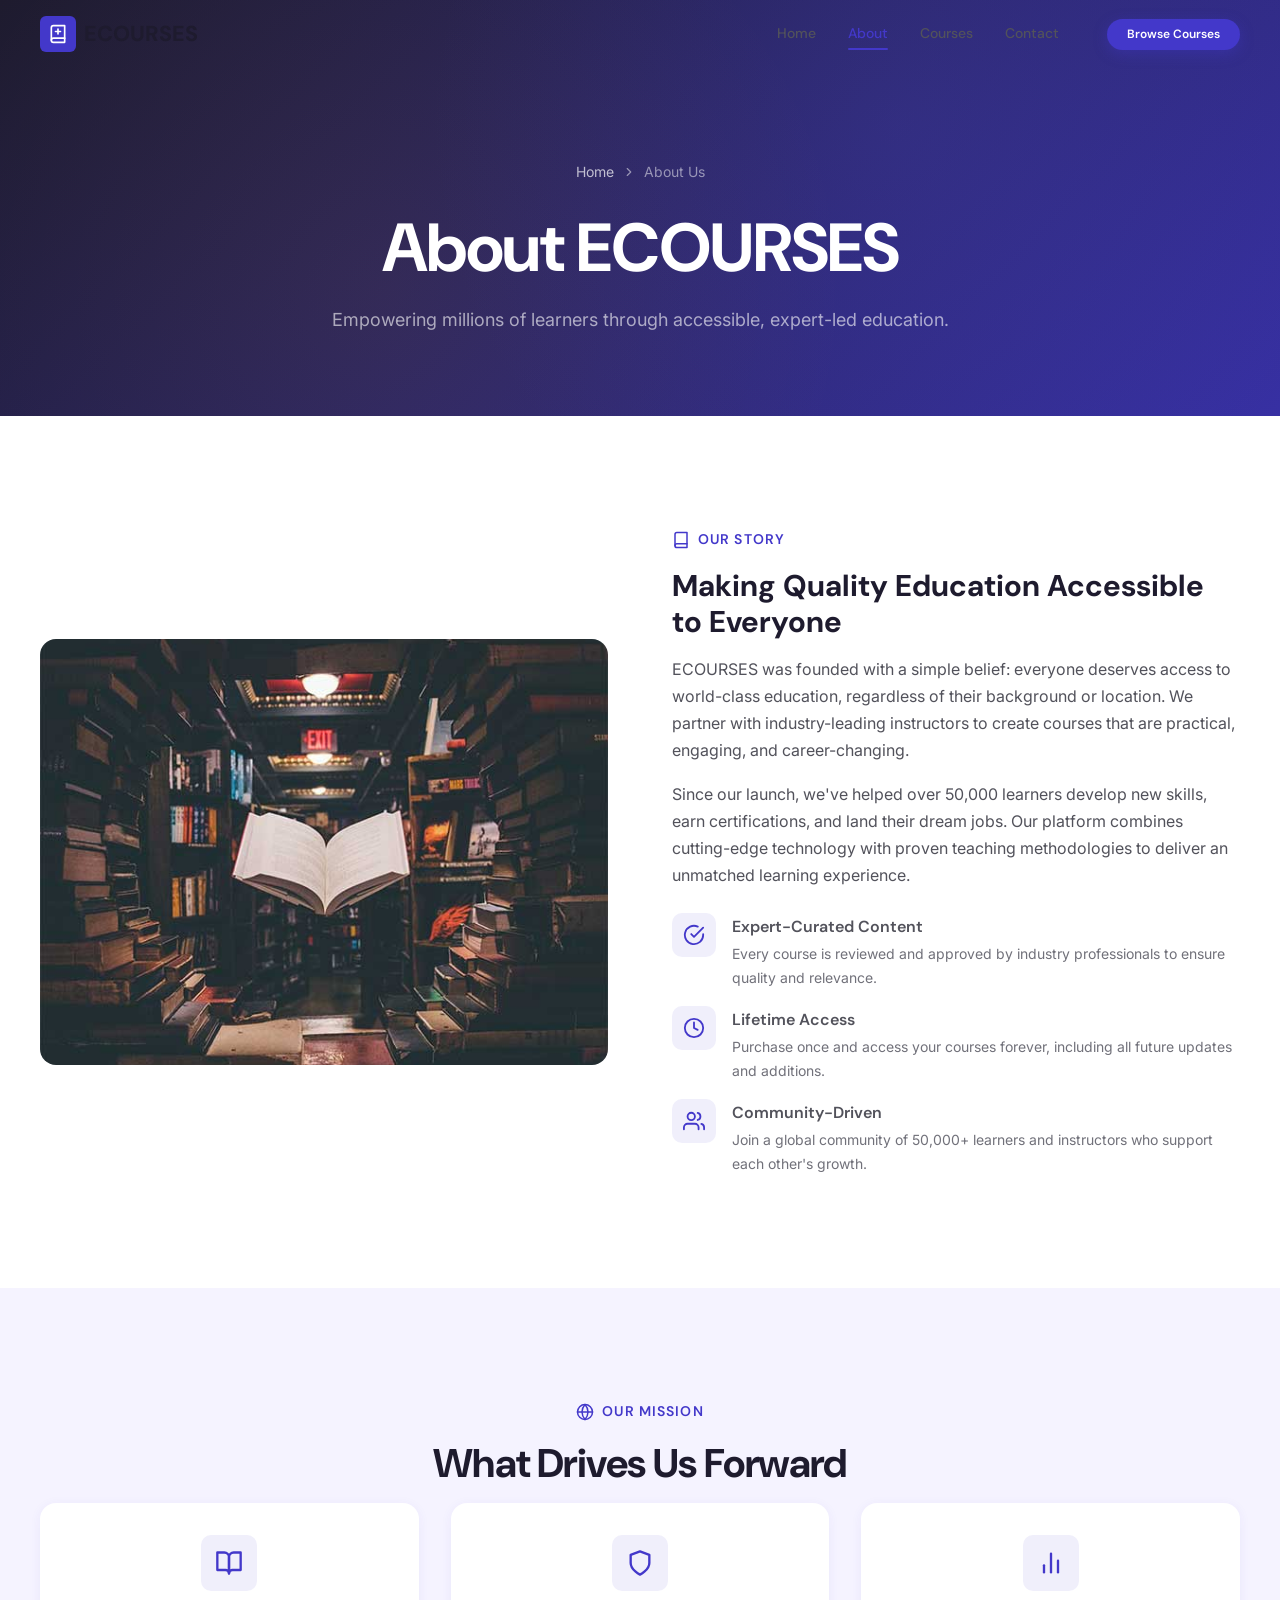
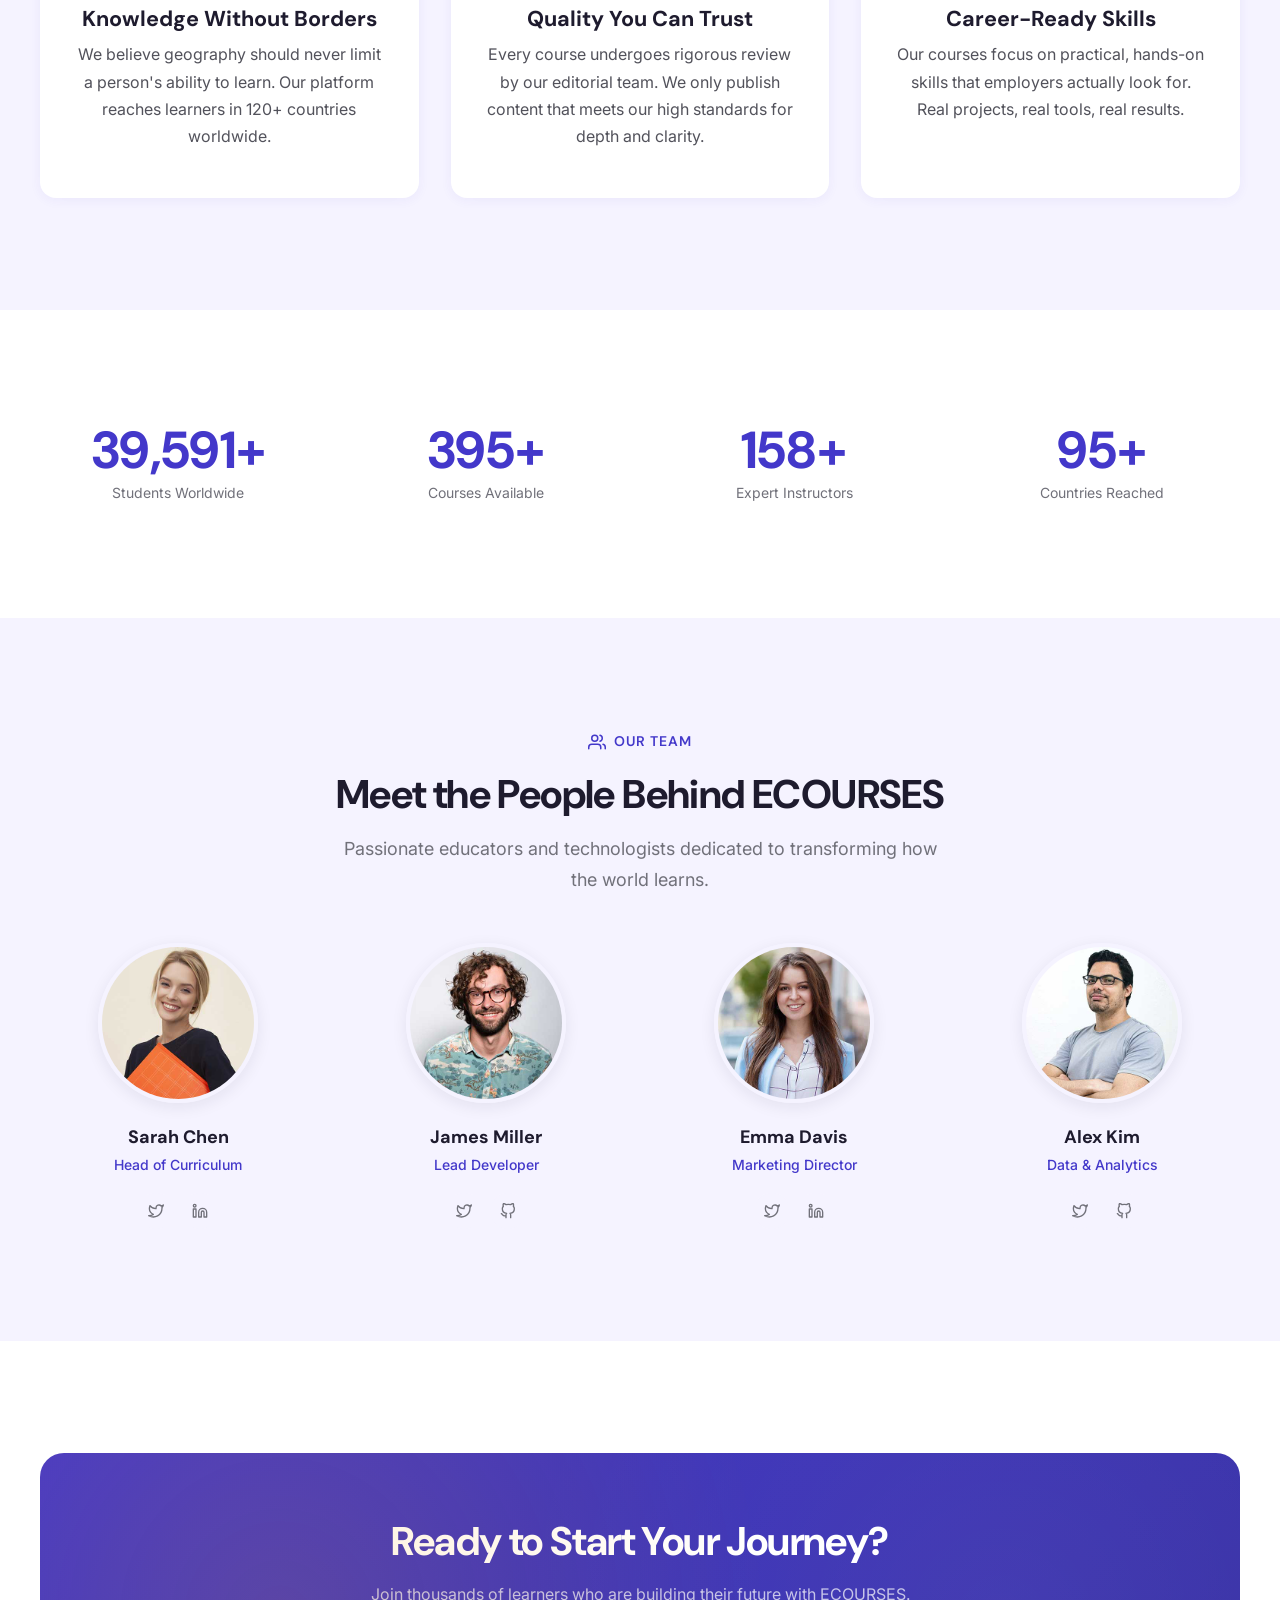
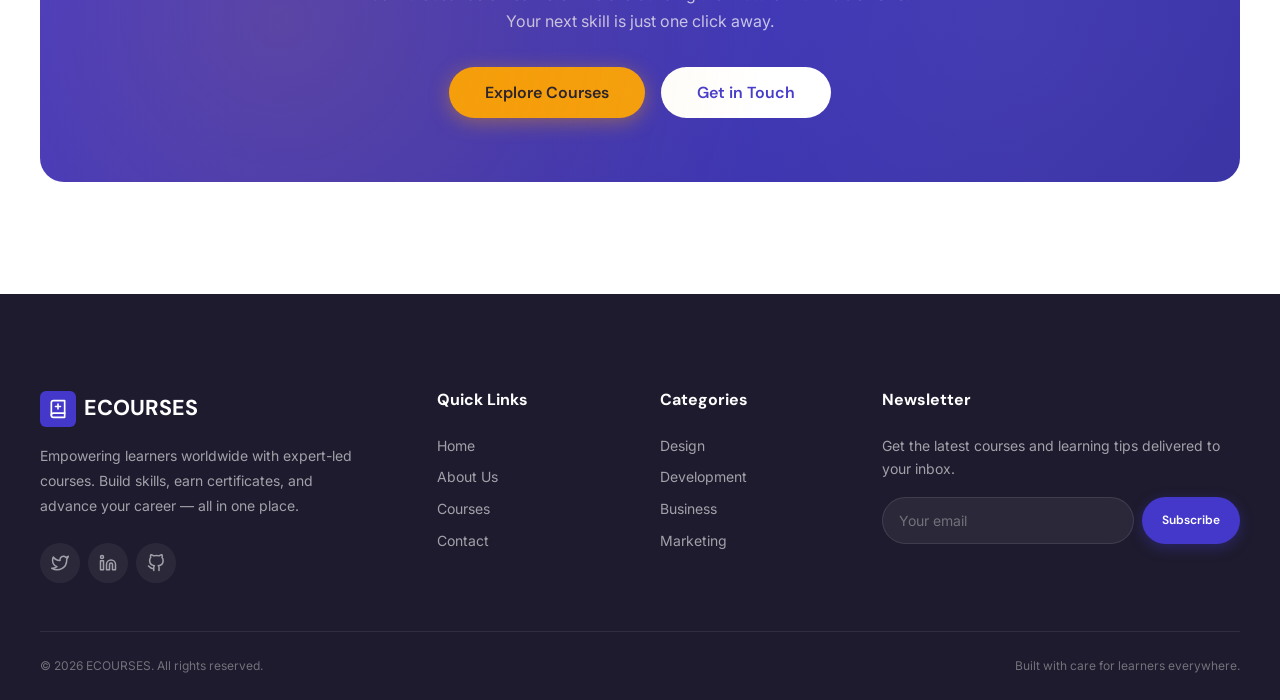
<file: about.html>
<!DOCTYPE html>
<html lang="en">
<head>
  <meta charset="UTF-8">
  <meta name="viewport" content="width=device-width, initial-scale=1.0">
  <title>About Us — ECOURSES</title>
  <meta name="description" content="Learn about ECOURSES — our mission, our team, and our commitment to making quality education accessible to everyone.">
  <link rel="preconnect" href="https://fonts.googleapis.com">
  <link rel="preconnect" href="https://fonts.gstatic.com" crossorigin>
  <link href="https://fonts.googleapis.com/css2?family=DM+Sans:wght@400;500;600;700&family=Inter:wght@400;500;600&display=swap" rel="stylesheet">
  <link rel="stylesheet" href="assets/css/base.css">
</head>
<body>

  <!-- ── Navigation ──────────────────────────────────────── -->
  <nav class="nav">
    <div class="container nav__inner">
      <a href="index.html" class="nav__logo">
        <span class="nav__logo-icon">
          <svg viewBox="0 0 24 24" fill="none" stroke="currentColor" stroke-width="2" stroke-linecap="round" stroke-linejoin="round"><path d="M4 19.5A2.5 2.5 0 0 1 6.5 17H20"/><path d="M6.5 2H20v20H6.5A2.5 2.5 0 0 1 4 19.5v-15A2.5 2.5 0 0 1 6.5 2z"/><line x1="12" y1="6" x2="12" y2="12"/><line x1="9" y1="9" x2="15" y2="9"/></svg>
        </span>
        ECOURSES
      </a>
      <div class="nav__links">
        <a href="index.html" class="nav__link">Home</a>
        <a href="about.html" class="nav__link nav__link--active">About</a>
        <a href="courses.html" class="nav__link">Courses</a>
        <a href="contact.html" class="nav__link">Contact</a>
        <a href="courses.html" class="btn btn--primary btn--sm nav__cta">Browse Courses</a>
      </div>
      <button class="nav__burger" aria-label="Menu">
        <span></span><span></span><span></span>
      </button>
    </div>
  </nav>

  <div class="nav__mobile">
    <a href="index.html">Home</a>
    <a href="about.html">About</a>
    <a href="courses.html">Courses</a>
    <a href="contact.html">Contact</a>
    <a href="courses.html" class="btn btn--primary">Browse Courses</a>
  </div>

  <!-- ── Page Header ─────────────────────────────────────── -->
  <section class="page-header">
    <div class="container">
      <nav class="breadcrumb">
        <a href="index.html">Home</a>
        <svg viewBox="0 0 24 24" fill="none" stroke="currentColor" stroke-width="2" stroke-linecap="round" stroke-linejoin="round"><polyline points="9 18 15 12 9 6"/></svg>
        <span>About Us</span>
      </nav>
      <h1>About ECOURSES</h1>
      <p>Empowering millions of learners through accessible, expert-led education.</p>
    </div>
  </section>

  <!-- ── Intro Section ───────────────────────────────────── -->
  <section class="section">
    <div class="container">
      <div class="about-intro__grid">
        <div data-reveal>
          <img src="assets/img/about.jpg" alt="Students learning together" class="about-intro__img">
        </div>
        <div class="about-intro__content" data-reveal>
          <span class="section-subtitle">
            <svg viewBox="0 0 24 24" fill="none" stroke="currentColor" stroke-width="2" stroke-linecap="round" stroke-linejoin="round"><path d="M4 19.5A2.5 2.5 0 0 1 6.5 17H20"/><path d="M6.5 2H20v20H6.5A2.5 2.5 0 0 1 4 19.5v-15A2.5 2.5 0 0 1 6.5 2z"/></svg>
            Our Story
          </span>
          <h3>Making Quality Education Accessible to Everyone</h3>
          <p>ECOURSES was founded with a simple belief: everyone deserves access to world-class education, regardless of their background or location. We partner with industry-leading instructors to create courses that are practical, engaging, and career-changing.</p>
          <p>Since our launch, we've helped over 50,000 learners develop new skills, earn certifications, and land their dream jobs. Our platform combines cutting-edge technology with proven teaching methodologies to deliver an unmatched learning experience.</p>
          <div class="about-intro__list">
            <div class="about-intro__list-item">
              <div class="about-intro__list-icon">
                <svg viewBox="0 0 24 24" fill="none" stroke="currentColor" stroke-width="2" stroke-linecap="round" stroke-linejoin="round"><path d="M22 11.08V12a10 10 0 1 1-5.93-9.14"/><polyline points="22 4 12 14.01 9 11.01"/></svg>
              </div>
              <div>
                <p class="about-intro__list-title">Expert-Curated Content</p>
                <p class="about-intro__list-desc">Every course is reviewed and approved by industry professionals to ensure quality and relevance.</p>
              </div>
            </div>
            <div class="about-intro__list-item">
              <div class="about-intro__list-icon">
                <svg viewBox="0 0 24 24" fill="none" stroke="currentColor" stroke-width="2" stroke-linecap="round" stroke-linejoin="round"><circle cx="12" cy="12" r="10"/><polyline points="12 6 12 12 16 14"/></svg>
              </div>
              <div>
                <p class="about-intro__list-title">Lifetime Access</p>
                <p class="about-intro__list-desc">Purchase once and access your courses forever, including all future updates and additions.</p>
              </div>
            </div>
            <div class="about-intro__list-item">
              <div class="about-intro__list-icon">
                <svg viewBox="0 0 24 24" fill="none" stroke="currentColor" stroke-width="2" stroke-linecap="round" stroke-linejoin="round"><path d="M17 21v-2a4 4 0 0 0-4-4H5a4 4 0 0 0-4 4v2"/><circle cx="9" cy="7" r="4"/><path d="M23 21v-2a4 4 0 0 0-3-3.87"/><path d="M16 3.13a4 4 0 0 1 0 7.75"/></svg>
              </div>
              <div>
                <p class="about-intro__list-title">Community-Driven</p>
                <p class="about-intro__list-desc">Join a global community of 50,000+ learners and instructors who support each other's growth.</p>
              </div>
            </div>
          </div>
        </div>
      </div>
    </div>
  </section>

  <!-- ── Mission Cards ───────────────────────────────────── -->
  <section class="section section--light">
    <div class="container">
      <div class="text-center" data-reveal>
        <span class="section-subtitle">
          <svg viewBox="0 0 24 24" fill="none" stroke="currentColor" stroke-width="2" stroke-linecap="round" stroke-linejoin="round"><circle cx="12" cy="12" r="10"/><line x1="2" y1="12" x2="22" y2="12"/><path d="M12 2a15.3 15.3 0 0 1 4 10 15.3 15.3 0 0 1-4 10 15.3 15.3 0 0 1-4-10 15.3 15.3 0 0 1 4-10z"/></svg>
          Our Mission
        </span>
        <h2 class="section-title">What Drives Us Forward</h2>
      </div>
      <div class="grid grid-3">
        <div class="mission-card" data-reveal>
          <div class="mission-card__icon">
            <svg viewBox="0 0 24 24" fill="none" stroke="currentColor" stroke-width="2" stroke-linecap="round" stroke-linejoin="round"><path d="M2 3h6a4 4 0 0 1 4 4v14a3 3 0 0 0-3-3H2z"/><path d="M22 3h-6a4 4 0 0 0-4 4v14a3 3 0 0 1 3-3h7z"/></svg>
          </div>
          <h4>Knowledge Without Borders</h4>
          <p>We believe geography should never limit a person's ability to learn. Our platform reaches learners in 120+ countries worldwide.</p>
        </div>
        <div class="mission-card" data-reveal>
          <div class="mission-card__icon">
            <svg viewBox="0 0 24 24" fill="none" stroke="currentColor" stroke-width="2" stroke-linecap="round" stroke-linejoin="round"><path d="M12 22s8-4 8-10V5l-8-3-8 3v7c0 6 8 10 8 10z"/></svg>
          </div>
          <h4>Quality You Can Trust</h4>
          <p>Every course undergoes rigorous review by our editorial team. We only publish content that meets our high standards for depth and clarity.</p>
        </div>
        <div class="mission-card" data-reveal>
          <div class="mission-card__icon">
            <svg viewBox="0 0 24 24" fill="none" stroke="currentColor" stroke-width="2" stroke-linecap="round" stroke-linejoin="round"><path d="M18 20V10"/><path d="M12 20V4"/><path d="M6 20v-6"/></svg>
          </div>
          <h4>Career-Ready Skills</h4>
          <p>Our courses focus on practical, hands-on skills that employers actually look for. Real projects, real tools, real results.</p>
        </div>
      </div>
    </div>
  </section>

  <!-- ── Stats ───────────────────────────────────────────── -->
  <section class="section">
    <div class="container">
      <div class="stats-row" data-reveal>
        <div>
          <span class="stat-item__num" data-count="50000" data-suffix="+">0</span>
          <span class="stat-item__label">Students Worldwide</span>
        </div>
        <div>
          <span class="stat-item__num" data-count="500" data-suffix="+">0</span>
          <span class="stat-item__label">Courses Available</span>
        </div>
        <div>
          <span class="stat-item__num" data-count="200" data-suffix="+">0</span>
          <span class="stat-item__label">Expert Instructors</span>
        </div>
        <div>
          <span class="stat-item__num" data-count="120" data-suffix="+">0</span>
          <span class="stat-item__label">Countries Reached</span>
        </div>
      </div>
    </div>
  </section>

  <!-- ── Team ────────────────────────────────────────────── -->
  <section class="section section--light" id="team">
    <div class="container">
      <div class="text-center" data-reveal>
        <span class="section-subtitle">
          <svg viewBox="0 0 24 24" fill="none" stroke="currentColor" stroke-width="2" stroke-linecap="round" stroke-linejoin="round"><path d="M17 21v-2a4 4 0 0 0-4-4H5a4 4 0 0 0-4 4v2"/><circle cx="9" cy="7" r="4"/><path d="M23 21v-2a4 4 0 0 0-3-3.87"/><path d="M16 3.13a4 4 0 0 1 0 7.75"/></svg>
          Our Team
        </span>
        <h2 class="section-title">Meet the People Behind ECOURSES</h2>
        <p class="section-desc">Passionate educators and technologists dedicated to transforming how the world learns.</p>
      </div>
      <div class="grid grid-4">
        <div class="team-card" data-reveal>
          <div class="team-card__img-wrap">
            <img src="assets/img/team-1.jpg" alt="Sarah Chen" class="team-card__img">
          </div>
          <h4 class="team-card__name">Sarah Chen</h4>
          <p class="team-card__role">Head of Curriculum</p>
          <div class="team-card__socials">
            <a href="#" class="team-card__social-link" aria-label="Twitter"><svg viewBox="0 0 24 24" fill="none" stroke="currentColor" stroke-width="2" stroke-linecap="round" stroke-linejoin="round"><path d="M23 3a10.9 10.9 0 0 1-3.14 1.53 4.48 4.48 0 0 0-7.86 3v1A10.66 10.66 0 0 1 3 4s-4 9 5 13a11.64 11.64 0 0 1-7 2c9 5 20 0 20-11.5a4.5 4.5 0 0 0-.08-.83A7.72 7.72 0 0 0 23 3z"/></svg></a>
            <a href="#" class="team-card__social-link" aria-label="LinkedIn"><svg viewBox="0 0 24 24" fill="none" stroke="currentColor" stroke-width="2" stroke-linecap="round" stroke-linejoin="round"><path d="M16 8a6 6 0 0 1 6 6v7h-4v-7a2 2 0 0 0-2-2 2 2 0 0 0-2 2v7h-4v-7a6 6 0 0 1 6-6z"/><rect x="2" y="9" width="4" height="12"/><circle cx="4" cy="4" r="2"/></svg></a>
          </div>
        </div>
        <div class="team-card" data-reveal>
          <div class="team-card__img-wrap">
            <img src="assets/img/team-2.jpg" alt="James Miller" class="team-card__img">
          </div>
          <h4 class="team-card__name">James Miller</h4>
          <p class="team-card__role">Lead Developer</p>
          <div class="team-card__socials">
            <a href="#" class="team-card__social-link" aria-label="Twitter"><svg viewBox="0 0 24 24" fill="none" stroke="currentColor" stroke-width="2" stroke-linecap="round" stroke-linejoin="round"><path d="M23 3a10.9 10.9 0 0 1-3.14 1.53 4.48 4.48 0 0 0-7.86 3v1A10.66 10.66 0 0 1 3 4s-4 9 5 13a11.64 11.64 0 0 1-7 2c9 5 20 0 20-11.5a4.5 4.5 0 0 0-.08-.83A7.72 7.72 0 0 0 23 3z"/></svg></a>
            <a href="#" class="team-card__social-link" aria-label="GitHub"><svg viewBox="0 0 24 24" fill="none" stroke="currentColor" stroke-width="2" stroke-linecap="round" stroke-linejoin="round"><path d="M9 19c-5 1.5-5-2.5-7-3m14 6v-3.87a3.37 3.37 0 0 0-.94-2.61c3.14-.35 6.44-1.54 6.44-7A5.44 5.44 0 0 0 20 4.77 5.07 5.07 0 0 0 19.91 1S18.73.65 16 2.48a13.38 13.38 0 0 0-7 0C6.27.65 5.09 1 5.09 1A5.07 5.07 0 0 0 5 4.77a5.44 5.44 0 0 0-1.5 3.78c0 5.42 3.3 6.61 6.44 7A3.37 3.37 0 0 0 9 18.13V22"/></svg></a>
          </div>
        </div>
        <div class="team-card" data-reveal>
          <div class="team-card__img-wrap">
            <img src="assets/img/team-3.jpg" alt="Emma Davis" class="team-card__img">
          </div>
          <h4 class="team-card__name">Emma Davis</h4>
          <p class="team-card__role">Marketing Director</p>
          <div class="team-card__socials">
            <a href="#" class="team-card__social-link" aria-label="Twitter"><svg viewBox="0 0 24 24" fill="none" stroke="currentColor" stroke-width="2" stroke-linecap="round" stroke-linejoin="round"><path d="M23 3a10.9 10.9 0 0 1-3.14 1.53 4.48 4.48 0 0 0-7.86 3v1A10.66 10.66 0 0 1 3 4s-4 9 5 13a11.64 11.64 0 0 1-7 2c9 5 20 0 20-11.5a4.5 4.5 0 0 0-.08-.83A7.72 7.72 0 0 0 23 3z"/></svg></a>
            <a href="#" class="team-card__social-link" aria-label="LinkedIn"><svg viewBox="0 0 24 24" fill="none" stroke="currentColor" stroke-width="2" stroke-linecap="round" stroke-linejoin="round"><path d="M16 8a6 6 0 0 1 6 6v7h-4v-7a2 2 0 0 0-2-2 2 2 0 0 0-2 2v7h-4v-7a6 6 0 0 1 6-6z"/><rect x="2" y="9" width="4" height="12"/><circle cx="4" cy="4" r="2"/></svg></a>
          </div>
        </div>
        <div class="team-card" data-reveal>
          <div class="team-card__img-wrap">
            <img src="assets/img/team-4.jpg" alt="Alex Kim" class="team-card__img">
          </div>
          <h4 class="team-card__name">Alex Kim</h4>
          <p class="team-card__role">Data & Analytics</p>
          <div class="team-card__socials">
            <a href="#" class="team-card__social-link" aria-label="Twitter"><svg viewBox="0 0 24 24" fill="none" stroke="currentColor" stroke-width="2" stroke-linecap="round" stroke-linejoin="round"><path d="M23 3a10.9 10.9 0 0 1-3.14 1.53 4.48 4.48 0 0 0-7.86 3v1A10.66 10.66 0 0 1 3 4s-4 9 5 13a11.64 11.64 0 0 1-7 2c9 5 20 0 20-11.5a4.5 4.5 0 0 0-.08-.83A7.72 7.72 0 0 0 23 3z"/></svg></a>
            <a href="#" class="team-card__social-link" aria-label="GitHub"><svg viewBox="0 0 24 24" fill="none" stroke="currentColor" stroke-width="2" stroke-linecap="round" stroke-linejoin="round"><path d="M9 19c-5 1.5-5-2.5-7-3m14 6v-3.87a3.37 3.37 0 0 0-.94-2.61c3.14-.35 6.44-1.54 6.44-7A5.44 5.44 0 0 0 20 4.77 5.07 5.07 0 0 0 19.91 1S18.73.65 16 2.48a13.38 13.38 0 0 0-7 0C6.27.65 5.09 1 5.09 1A5.07 5.07 0 0 0 5 4.77a5.44 5.44 0 0 0-1.5 3.78c0 5.42 3.3 6.61 6.44 7A3.37 3.37 0 0 0 9 18.13V22"/></svg></a>
          </div>
        </div>
      </div>
    </div>
  </section>

  <!-- ── CTA ─────────────────────────────────────────────── -->
  <section class="section">
    <div class="container">
      <div class="cta-section" data-reveal>
        <h2>Ready to Start Your Journey?</h2>
        <p>Join thousands of learners who are building their future with ECOURSES. Your next skill is just one click away.</p>
        <div class="flex-center gap-md" style="flex-wrap: wrap;">
          <a href="courses.html" class="btn btn--secondary btn--lg">Explore Courses</a>
          <a href="contact.html" class="btn btn--white btn--lg">Get in Touch</a>
        </div>
      </div>
    </div>
  </section>

  <!-- ── Footer ──────────────────────────────────────────── -->
  <footer class="footer">
    <div class="container">
      <div class="footer__grid">
        <div class="footer__brand">
          <a href="index.html" class="footer__logo">
            <span class="footer__logo-icon">
              <svg viewBox="0 0 24 24" fill="none" stroke="currentColor" stroke-width="2" stroke-linecap="round" stroke-linejoin="round"><path d="M4 19.5A2.5 2.5 0 0 1 6.5 17H20"/><path d="M6.5 2H20v20H6.5A2.5 2.5 0 0 1 4 19.5v-15A2.5 2.5 0 0 1 6.5 2z"/><line x1="12" y1="6" x2="12" y2="12"/><line x1="9" y1="9" x2="15" y2="9"/></svg>
            </span>
            ECOURSES
          </a>
          <p class="footer__text">Empowering learners worldwide with expert-led courses. Build skills, earn certificates, and advance your career — all in one place.</p>
          <div class="footer__socials">
            <a href="#" class="footer__social-link" aria-label="Twitter"><svg viewBox="0 0 24 24" fill="none" stroke="currentColor" stroke-width="2" stroke-linecap="round" stroke-linejoin="round"><path d="M23 3a10.9 10.9 0 0 1-3.14 1.53 4.48 4.48 0 0 0-7.86 3v1A10.66 10.66 0 0 1 3 4s-4 9 5 13a11.64 11.64 0 0 1-7 2c9 5 20 0 20-11.5a4.5 4.5 0 0 0-.08-.83A7.72 7.72 0 0 0 23 3z"/></svg></a>
            <a href="#" class="footer__social-link" aria-label="LinkedIn"><svg viewBox="0 0 24 24" fill="none" stroke="currentColor" stroke-width="2" stroke-linecap="round" stroke-linejoin="round"><path d="M16 8a6 6 0 0 1 6 6v7h-4v-7a2 2 0 0 0-2-2 2 2 0 0 0-2 2v7h-4v-7a6 6 0 0 1 6-6z"/><rect x="2" y="9" width="4" height="12"/><circle cx="4" cy="4" r="2"/></svg></a>
            <a href="#" class="footer__social-link" aria-label="GitHub"><svg viewBox="0 0 24 24" fill="none" stroke="currentColor" stroke-width="2" stroke-linecap="round" stroke-linejoin="round"><path d="M9 19c-5 1.5-5-2.5-7-3m14 6v-3.87a3.37 3.37 0 0 0-.94-2.61c3.14-.35 6.44-1.54 6.44-7A5.44 5.44 0 0 0 20 4.77 5.07 5.07 0 0 0 19.91 1S18.73.65 16 2.48a13.38 13.38 0 0 0-7 0C6.27.65 5.09 1 5.09 1A5.07 5.07 0 0 0 5 4.77a5.44 5.44 0 0 0-1.5 3.78c0 5.42 3.3 6.61 6.44 7A3.37 3.37 0 0 0 9 18.13V22"/></svg></a>
          </div>
        </div>
        <div>
          <h5 class="footer__heading">Quick Links</h5>
          <div class="footer__links">
            <a href="index.html" class="footer__link">Home</a>
            <a href="about.html" class="footer__link">About Us</a>
            <a href="courses.html" class="footer__link">Courses</a>
            <a href="contact.html" class="footer__link">Contact</a>
          </div>
        </div>
        <div>
          <h5 class="footer__heading">Categories</h5>
          <div class="footer__links">
            <a href="courses.html" class="footer__link">Design</a>
            <a href="courses.html" class="footer__link">Development</a>
            <a href="courses.html" class="footer__link">Business</a>
            <a href="courses.html" class="footer__link">Marketing</a>
          </div>
        </div>
        <div>
          <h5 class="footer__heading">Newsletter</h5>
          <p class="footer__newsletter-text">Get the latest courses and learning tips delivered to your inbox.</p>
          <form class="footer__newsletter-form" data-form>
            <input type="email" placeholder="Your email" aria-label="Email for newsletter">
            <button type="submit" class="btn btn--primary btn--sm">Subscribe</button>
          </form>
        </div>
      </div>
      <div class="footer__bottom">
        <span>&copy; <span data-year></span> ECOURSES. All rights reserved.</span>
        <span>Built with care for learners everywhere.</span>
      </div>
    </div>
  </footer>

  <script src="assets/js/main.js"></script>
</body>
</html>
</file>
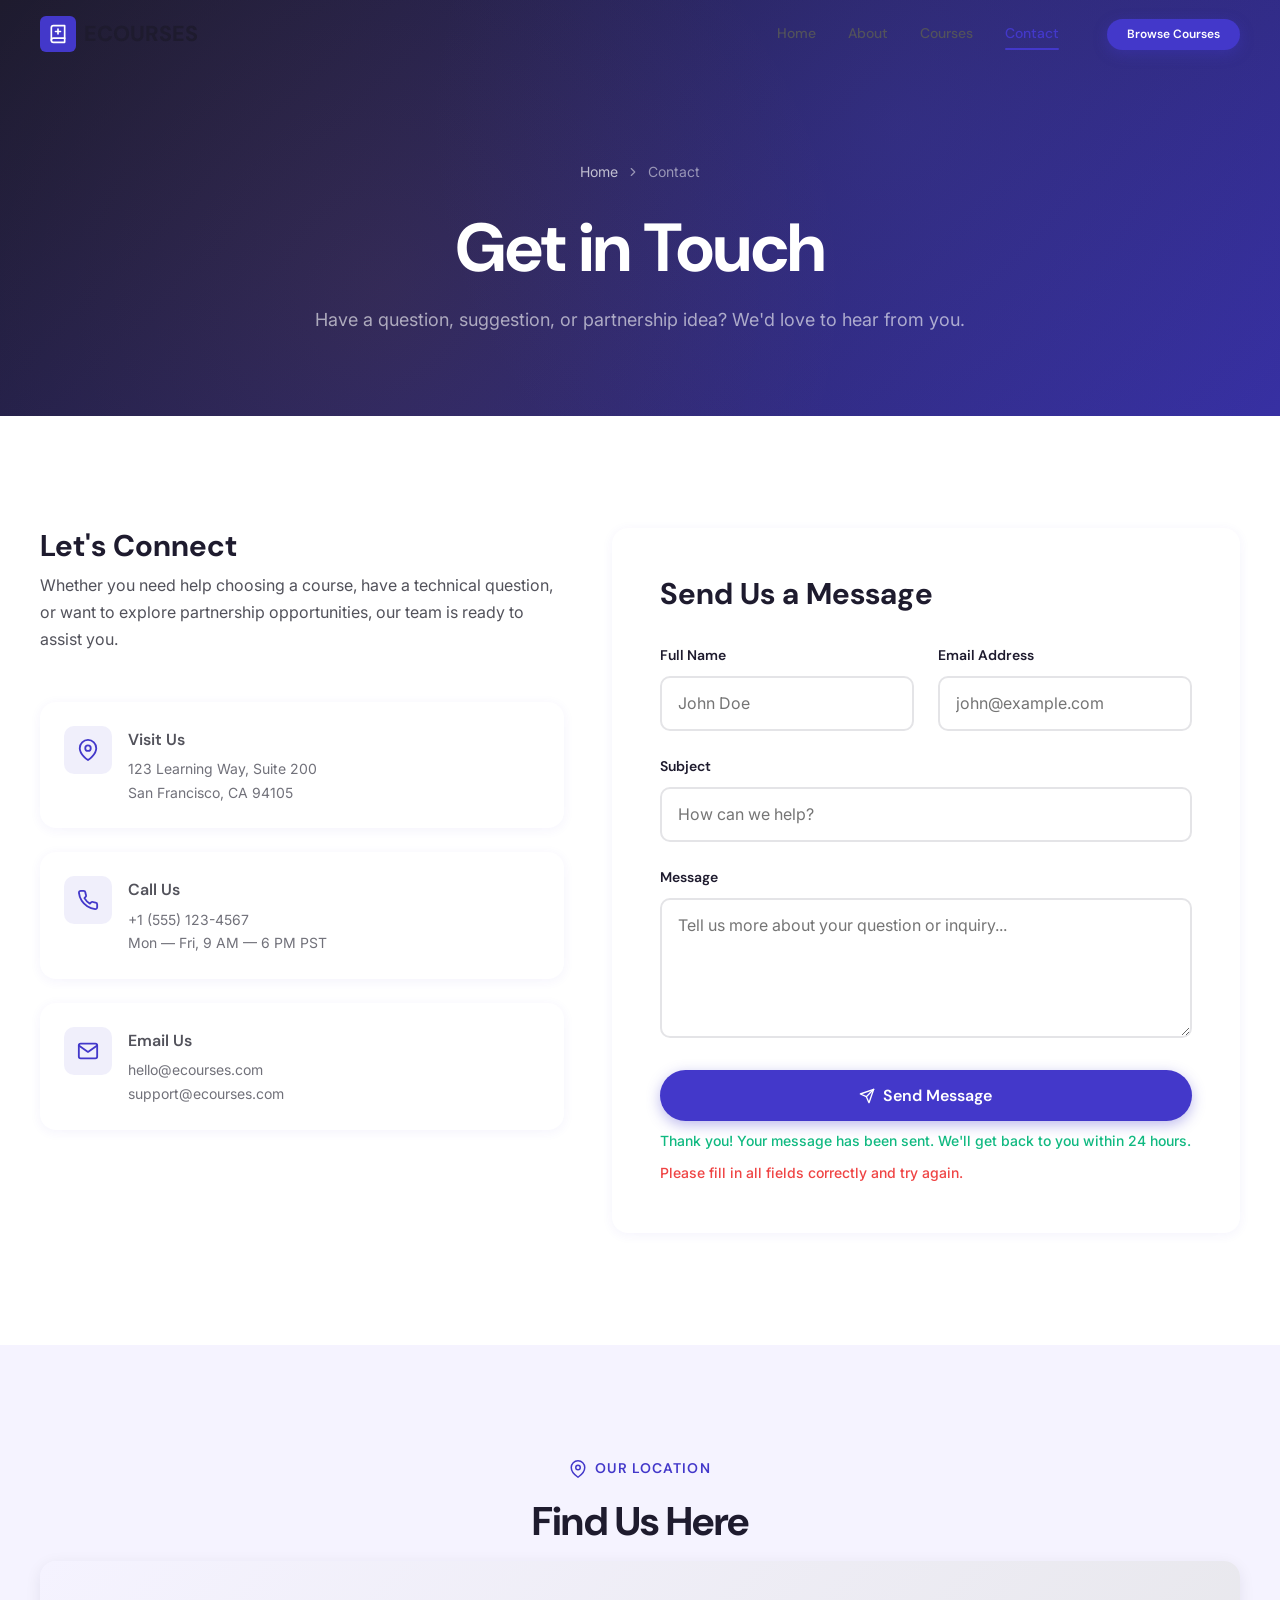
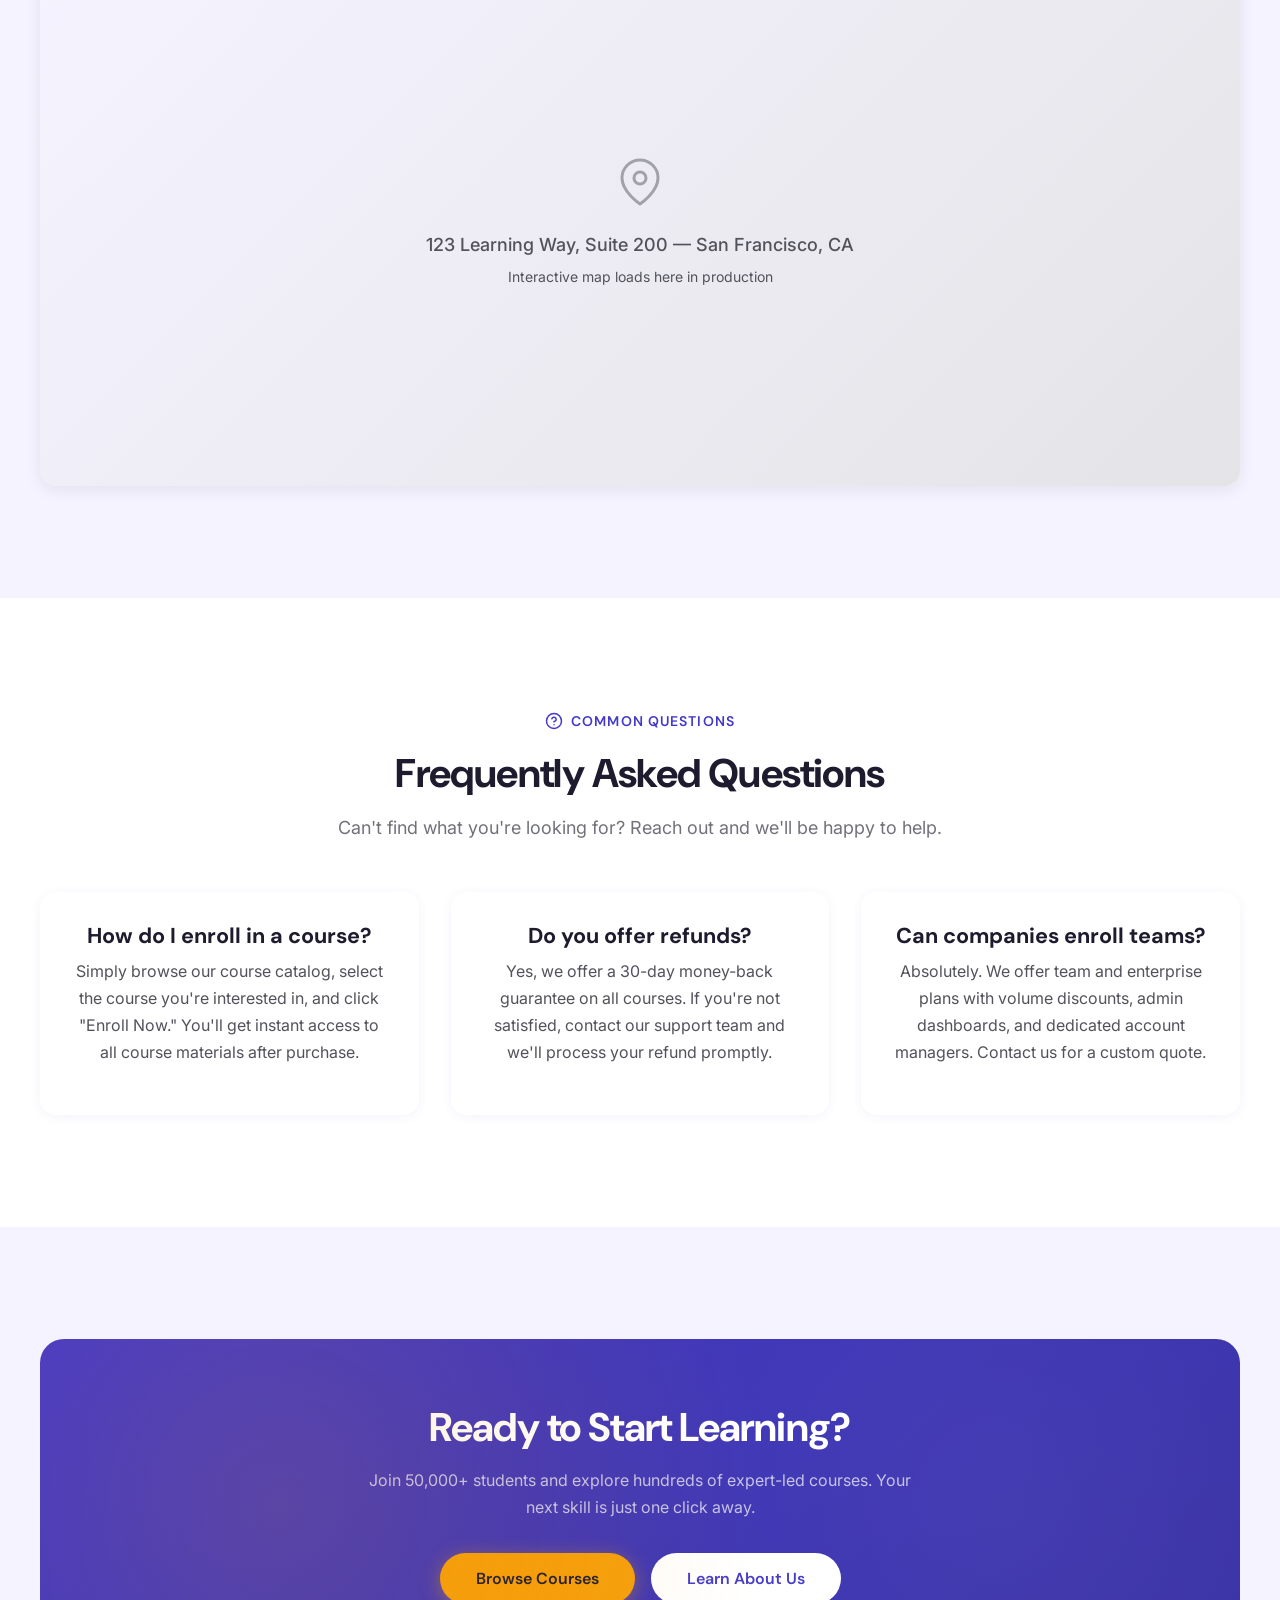
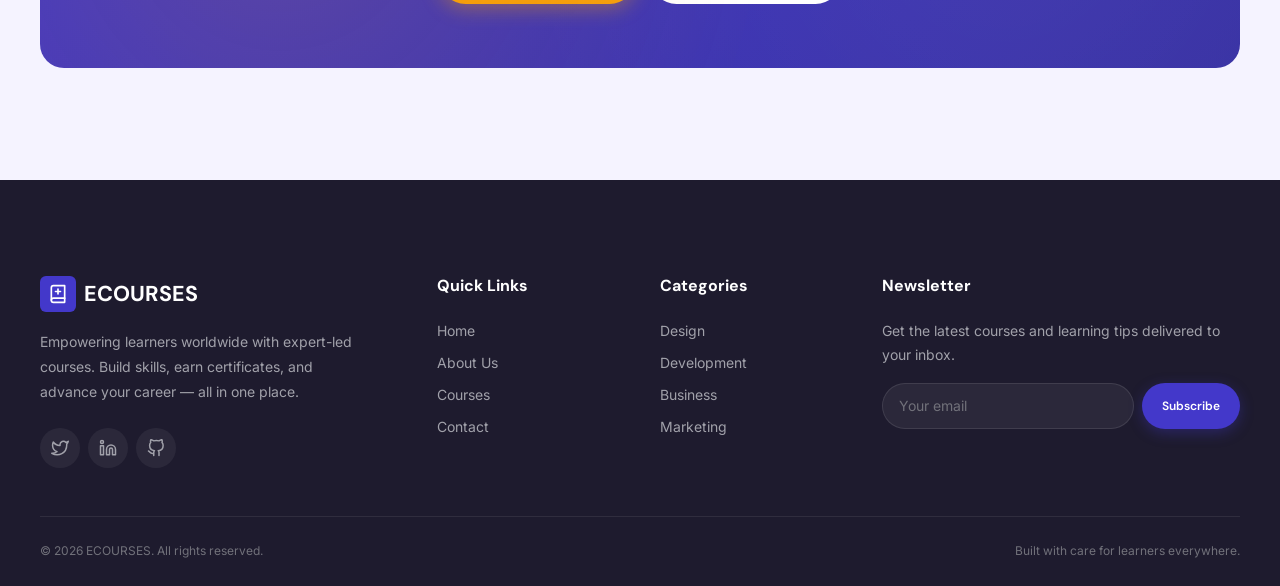
<file: contact.html>
<!DOCTYPE html>
<html lang="en">
<head>
  <meta charset="UTF-8">
  <meta name="viewport" content="width=device-width, initial-scale=1.0">
  <title>Contact Us — ECOURSES</title>
  <meta name="description" content="Get in touch with ECOURSES. Reach out for course inquiries, partnerships, support, or general questions. We'd love to hear from you.">
  <link rel="preconnect" href="https://fonts.googleapis.com">
  <link rel="preconnect" href="https://fonts.gstatic.com" crossorigin>
  <link href="https://fonts.googleapis.com/css2?family=DM+Sans:wght@400;500;600;700&family=Inter:wght@400;500;600&display=swap" rel="stylesheet">
  <link rel="stylesheet" href="assets/css/base.css">
</head>
<body>

  <!-- ── Navigation ──────────────────────────────────────── -->
  <nav class="nav">
    <div class="container nav__inner">
      <a href="index.html" class="nav__logo">
        <span class="nav__logo-icon">
          <svg viewBox="0 0 24 24" fill="none" stroke="currentColor" stroke-width="2" stroke-linecap="round" stroke-linejoin="round"><path d="M4 19.5A2.5 2.5 0 0 1 6.5 17H20"/><path d="M6.5 2H20v20H6.5A2.5 2.5 0 0 1 4 19.5v-15A2.5 2.5 0 0 1 6.5 2z"/><line x1="12" y1="6" x2="12" y2="12"/><line x1="9" y1="9" x2="15" y2="9"/></svg>
        </span>
        ECOURSES
      </a>
      <div class="nav__links">
        <a href="index.html" class="nav__link">Home</a>
        <a href="about.html" class="nav__link">About</a>
        <a href="courses.html" class="nav__link">Courses</a>
        <a href="contact.html" class="nav__link nav__link--active">Contact</a>
        <a href="courses.html" class="btn btn--primary btn--sm nav__cta">Browse Courses</a>
      </div>
      <button class="nav__burger" aria-label="Menu">
        <span></span><span></span><span></span>
      </button>
    </div>
  </nav>

  <div class="nav__mobile">
    <a href="index.html">Home</a>
    <a href="about.html">About</a>
    <a href="courses.html">Courses</a>
    <a href="contact.html">Contact</a>
    <a href="courses.html" class="btn btn--primary">Browse Courses</a>
  </div>

  <!-- ── Page Header ─────────────────────────────────────── -->
  <section class="page-header">
    <div class="container">
      <nav class="breadcrumb">
        <a href="index.html">Home</a>
        <svg viewBox="0 0 24 24" fill="none" stroke="currentColor" stroke-width="2" stroke-linecap="round" stroke-linejoin="round"><polyline points="9 18 15 12 9 6"/></svg>
        <span>Contact</span>
      </nav>
      <h1>Get in Touch</h1>
      <p>Have a question, suggestion, or partnership idea? We'd love to hear from you.</p>
    </div>
  </section>

  <!-- ── Contact Form + Info ─────────────────────────────── -->
  <section class="section">
    <div class="container">
      <div class="contact-grid">

        <!-- Contact Info Cards -->
        <div>
          <h3 style="margin-bottom: var(--sp-sm);">Let's Connect</h3>
          <p style="margin-bottom: var(--sp-2xl);">Whether you need help choosing a course, have a technical question, or want to explore partnership opportunities, our team is ready to assist you.</p>

          <div style="display: flex; flex-direction: column; gap: var(--sp-lg);">
            <div class="contact-info-card" data-reveal>
              <div class="contact-info-card__icon">
                <svg viewBox="0 0 24 24" fill="none" stroke="currentColor" stroke-width="2" stroke-linecap="round" stroke-linejoin="round"><path d="M21 10c0 7-9 13-9 13s-9-6-9-13a9 9 0 0 1 18 0z"/><circle cx="12" cy="10" r="3"/></svg>
              </div>
              <div>
                <p class="contact-info-card__title">Visit Us</p>
                <p class="contact-info-card__text">123 Learning Way, Suite 200<br>San Francisco, CA 94105</p>
              </div>
            </div>

            <div class="contact-info-card" data-reveal>
              <div class="contact-info-card__icon">
                <svg viewBox="0 0 24 24" fill="none" stroke="currentColor" stroke-width="2" stroke-linecap="round" stroke-linejoin="round"><path d="M22 16.92v3a2 2 0 0 1-2.18 2 19.79 19.79 0 0 1-8.63-3.07 19.5 19.5 0 0 1-6-6 19.79 19.79 0 0 1-3.07-8.67A2 2 0 0 1 4.11 2h3a2 2 0 0 1 2 1.72 12.84 12.84 0 0 0 .7 2.81 2 2 0 0 1-.45 2.11L8.09 9.91a16 16 0 0 0 6 6l1.27-1.27a2 2 0 0 1 2.11-.45 12.84 12.84 0 0 0 2.81.7A2 2 0 0 1 22 16.92z"/></svg>
              </div>
              <div>
                <p class="contact-info-card__title">Call Us</p>
                <p class="contact-info-card__text">+1 (555) 123-4567<br>Mon — Fri, 9 AM — 6 PM PST</p>
              </div>
            </div>

            <div class="contact-info-card" data-reveal>
              <div class="contact-info-card__icon">
                <svg viewBox="0 0 24 24" fill="none" stroke="currentColor" stroke-width="2" stroke-linecap="round" stroke-linejoin="round"><path d="M4 4h16c1.1 0 2 .9 2 2v12c0 1.1-.9 2-2 2H4c-1.1 0-2-.9-2-2V6c0-1.1.9-2 2-2z"/><polyline points="22,6 12,13 2,6"/></svg>
              </div>
              <div>
                <p class="contact-info-card__title">Email Us</p>
                <p class="contact-info-card__text">hello@ecourses.com<br>support@ecourses.com</p>
              </div>
            </div>
          </div>
        </div>

        <!-- Contact Form -->
        <div data-reveal>
          <form data-form style="background: var(--clr-white); padding: var(--sp-2xl); border-radius: var(--radius-lg); box-shadow: var(--shadow-card);">
            <h3 style="margin-bottom: var(--sp-xl);">Send Us a Message</h3>
            <div class="form-row">
              <div class="form-group">
                <label class="form-label" for="contact-name">Full Name</label>
                <input class="form-input" type="text" id="contact-name" name="name" placeholder="John Doe" required>
              </div>
              <div class="form-group">
                <label class="form-label" for="contact-email">Email Address</label>
                <input class="form-input" type="email" id="contact-email" name="email" placeholder="john@example.com" required>
              </div>
            </div>
            <div class="form-group">
              <label class="form-label" for="contact-subject">Subject</label>
              <input class="form-input" type="text" id="contact-subject" name="subject" placeholder="How can we help?" required>
            </div>
            <div class="form-group">
              <label class="form-label" for="contact-message">Message</label>
              <textarea class="form-textarea" id="contact-message" name="message" placeholder="Tell us more about your question or inquiry..." required></textarea>
            </div>
            <button type="submit" class="btn btn--primary btn--lg" style="width: 100%;">
              <svg viewBox="0 0 24 24" fill="none" stroke="currentColor" stroke-width="2" stroke-linecap="round" stroke-linejoin="round" width="18" height="18"><line x1="22" y1="2" x2="11" y2="13"/><polygon points="22 2 15 22 11 13 2 9 22 2"/></svg>
              Send Message
            </button>
            <div class="form-msg form-msg--ok">Thank you! Your message has been sent. We'll get back to you within 24 hours.</div>
            <div class="form-msg form-msg--err">Please fill in all fields correctly and try again.</div>
          </form>
        </div>

      </div>
    </div>
  </section>

  <!-- ── Map Placeholder ─────────────────────────────────── -->
  <section class="section section--light">
    <div class="container">
      <div class="text-center" data-reveal>
        <span class="section-subtitle">
          <svg viewBox="0 0 24 24" fill="none" stroke="currentColor" stroke-width="2" stroke-linecap="round" stroke-linejoin="round"><path d="M21 10c0 7-9 13-9 13s-9-6-9-13a9 9 0 0 1 18 0z"/><circle cx="12" cy="10" r="3"/></svg>
          Our Location
        </span>
        <h2 class="section-title">Find Us Here</h2>
      </div>
      <div data-reveal style="border-radius: var(--radius-lg); overflow: hidden; box-shadow: var(--shadow-md); aspect-ratio: 16/7; background: linear-gradient(135deg, var(--clr-light) 0%, var(--clr-gray-200) 100%); display: flex; align-items: center; justify-content: center; position: relative;">
        <div style="text-align: center; color: var(--clr-gray-400);">
          <svg viewBox="0 0 24 24" fill="none" stroke="currentColor" stroke-width="1.5" stroke-linecap="round" stroke-linejoin="round" width="48" height="48" style="margin: 0 auto var(--sp-md);"><path d="M21 10c0 7-9 13-9 13s-9-6-9-13a9 9 0 0 1 18 0z"/><circle cx="12" cy="10" r="3"/></svg>
          <p style="font-size: var(--fs-md); font-weight: var(--fw-medium); margin-bottom: 0;">123 Learning Way, Suite 200 — San Francisco, CA</p>
          <p style="font-size: var(--fs-sm); margin-top: var(--sp-xs); margin-bottom: 0;">Interactive map loads here in production</p>
        </div>
      </div>
    </div>
  </section>

  <!-- ── FAQ Teaser ──────────────────────────────────────── -->
  <section class="section">
    <div class="container">
      <div class="text-center" data-reveal>
        <span class="section-subtitle">
          <svg viewBox="0 0 24 24" fill="none" stroke="currentColor" stroke-width="2" stroke-linecap="round" stroke-linejoin="round"><circle cx="12" cy="12" r="10"/><path d="M9.09 9a3 3 0 0 1 5.83 1c0 2-3 3-3 3"/><line x1="12" y1="17" x2="12.01" y2="17"/></svg>
          Common Questions
        </span>
        <h2 class="section-title">Frequently Asked Questions</h2>
        <p class="section-desc">Can't find what you're looking for? Reach out and we'll be happy to help.</p>
      </div>
      <div class="grid grid-3">
        <div class="mission-card" data-reveal>
          <h4>How do I enroll in a course?</h4>
          <p>Simply browse our course catalog, select the course you're interested in, and click "Enroll Now." You'll get instant access to all course materials after purchase.</p>
        </div>
        <div class="mission-card" data-reveal>
          <h4>Do you offer refunds?</h4>
          <p>Yes, we offer a 30-day money-back guarantee on all courses. If you're not satisfied, contact our support team and we'll process your refund promptly.</p>
        </div>
        <div class="mission-card" data-reveal>
          <h4>Can companies enroll teams?</h4>
          <p>Absolutely. We offer team and enterprise plans with volume discounts, admin dashboards, and dedicated account managers. Contact us for a custom quote.</p>
        </div>
      </div>
    </div>
  </section>

  <!-- ── CTA ─────────────────────────────────────────────── -->
  <section class="section section--light">
    <div class="container">
      <div class="cta-section" data-reveal>
        <h2>Ready to Start Learning?</h2>
        <p>Join 50,000+ students and explore hundreds of expert-led courses. Your next skill is just one click away.</p>
        <div class="flex-center gap-md" style="flex-wrap: wrap;">
          <a href="courses.html" class="btn btn--secondary btn--lg">Browse Courses</a>
          <a href="about.html" class="btn btn--white btn--lg">Learn About Us</a>
        </div>
      </div>
    </div>
  </section>

  <!-- ── Footer ──────────────────────────────────────────── -->
  <footer class="footer">
    <div class="container">
      <div class="footer__grid">
        <div class="footer__brand">
          <a href="index.html" class="footer__logo">
            <span class="footer__logo-icon">
              <svg viewBox="0 0 24 24" fill="none" stroke="currentColor" stroke-width="2" stroke-linecap="round" stroke-linejoin="round"><path d="M4 19.5A2.5 2.5 0 0 1 6.5 17H20"/><path d="M6.5 2H20v20H6.5A2.5 2.5 0 0 1 4 19.5v-15A2.5 2.5 0 0 1 6.5 2z"/><line x1="12" y1="6" x2="12" y2="12"/><line x1="9" y1="9" x2="15" y2="9"/></svg>
            </span>
            ECOURSES
          </a>
          <p class="footer__text">Empowering learners worldwide with expert-led courses. Build skills, earn certificates, and advance your career — all in one place.</p>
          <div class="footer__socials">
            <a href="#" class="footer__social-link" aria-label="Twitter"><svg viewBox="0 0 24 24" fill="none" stroke="currentColor" stroke-width="2" stroke-linecap="round" stroke-linejoin="round"><path d="M23 3a10.9 10.9 0 0 1-3.14 1.53 4.48 4.48 0 0 0-7.86 3v1A10.66 10.66 0 0 1 3 4s-4 9 5 13a11.64 11.64 0 0 1-7 2c9 5 20 0 20-11.5a4.5 4.5 0 0 0-.08-.83A7.72 7.72 0 0 0 23 3z"/></svg></a>
            <a href="#" class="footer__social-link" aria-label="LinkedIn"><svg viewBox="0 0 24 24" fill="none" stroke="currentColor" stroke-width="2" stroke-linecap="round" stroke-linejoin="round"><path d="M16 8a6 6 0 0 1 6 6v7h-4v-7a2 2 0 0 0-2-2 2 2 0 0 0-2 2v7h-4v-7a6 6 0 0 1 6-6z"/><rect x="2" y="9" width="4" height="12"/><circle cx="4" cy="4" r="2"/></svg></a>
            <a href="#" class="footer__social-link" aria-label="GitHub"><svg viewBox="0 0 24 24" fill="none" stroke="currentColor" stroke-width="2" stroke-linecap="round" stroke-linejoin="round"><path d="M9 19c-5 1.5-5-2.5-7-3m14 6v-3.87a3.37 3.37 0 0 0-.94-2.61c3.14-.35 6.44-1.54 6.44-7A5.44 5.44 0 0 0 20 4.77 5.07 5.07 0 0 0 19.91 1S18.73.65 16 2.48a13.38 13.38 0 0 0-7 0C6.27.65 5.09 1 5.09 1A5.07 5.07 0 0 0 5 4.77a5.44 5.44 0 0 0-1.5 3.78c0 5.42 3.3 6.61 6.44 7A3.37 3.37 0 0 0 9 18.13V22"/></svg></a>
          </div>
        </div>
        <div>
          <h5 class="footer__heading">Quick Links</h5>
          <div class="footer__links">
            <a href="index.html" class="footer__link">Home</a>
            <a href="about.html" class="footer__link">About Us</a>
            <a href="courses.html" class="footer__link">Courses</a>
            <a href="contact.html" class="footer__link">Contact</a>
          </div>
        </div>
        <div>
          <h5 class="footer__heading">Categories</h5>
          <div class="footer__links">
            <a href="courses.html" class="footer__link">Design</a>
            <a href="courses.html" class="footer__link">Development</a>
            <a href="courses.html" class="footer__link">Business</a>
            <a href="courses.html" class="footer__link">Marketing</a>
          </div>
        </div>
        <div>
          <h5 class="footer__heading">Newsletter</h5>
          <p class="footer__newsletter-text">Get the latest courses and learning tips delivered to your inbox.</p>
          <form class="footer__newsletter-form" data-form>
            <input type="email" placeholder="Your email" aria-label="Email for newsletter">
            <button type="submit" class="btn btn--primary btn--sm">Subscribe</button>
          </form>
        </div>
      </div>
      <div class="footer__bottom">
        <span>&copy; <span data-year></span> ECOURSES. All rights reserved.</span>
        <span>Built with care for learners everywhere.</span>
      </div>
    </div>
  </footer>

  <script src="assets/js/main.js"></script>
</body>
</html>
</file>
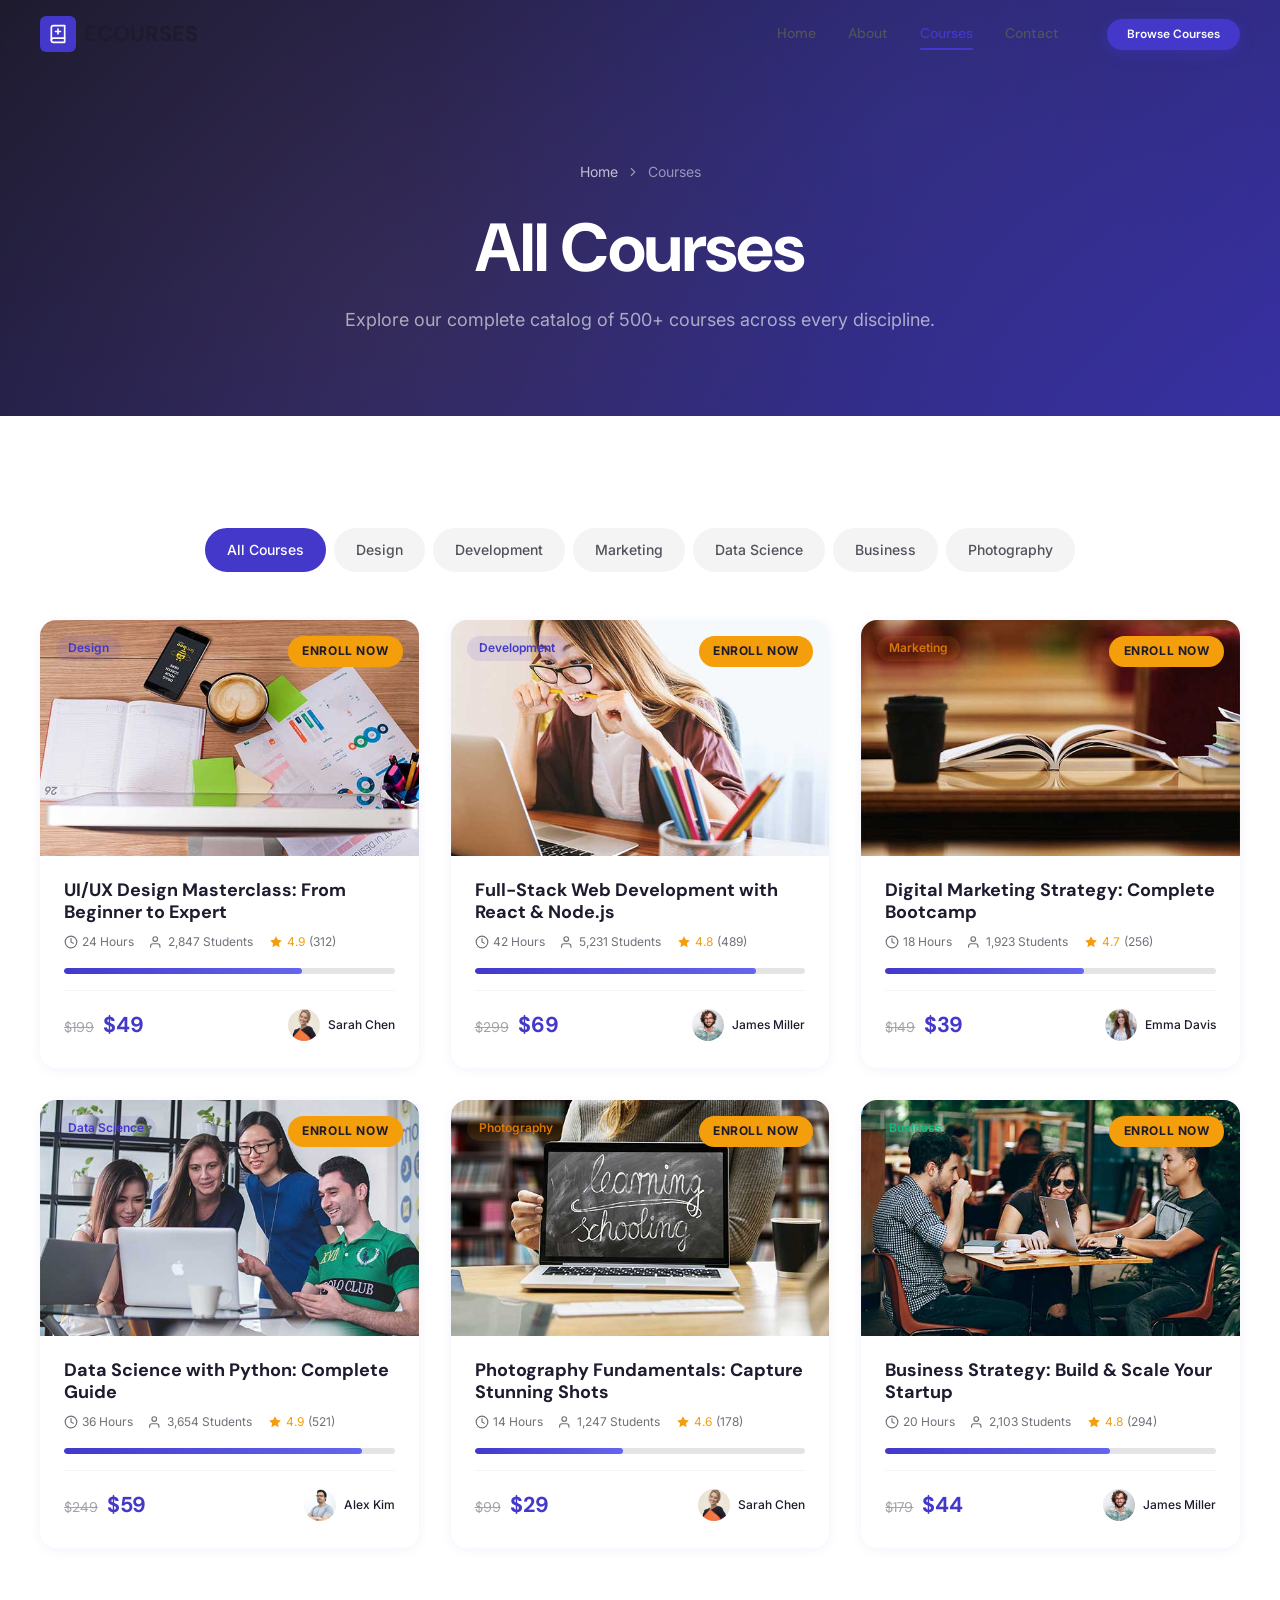
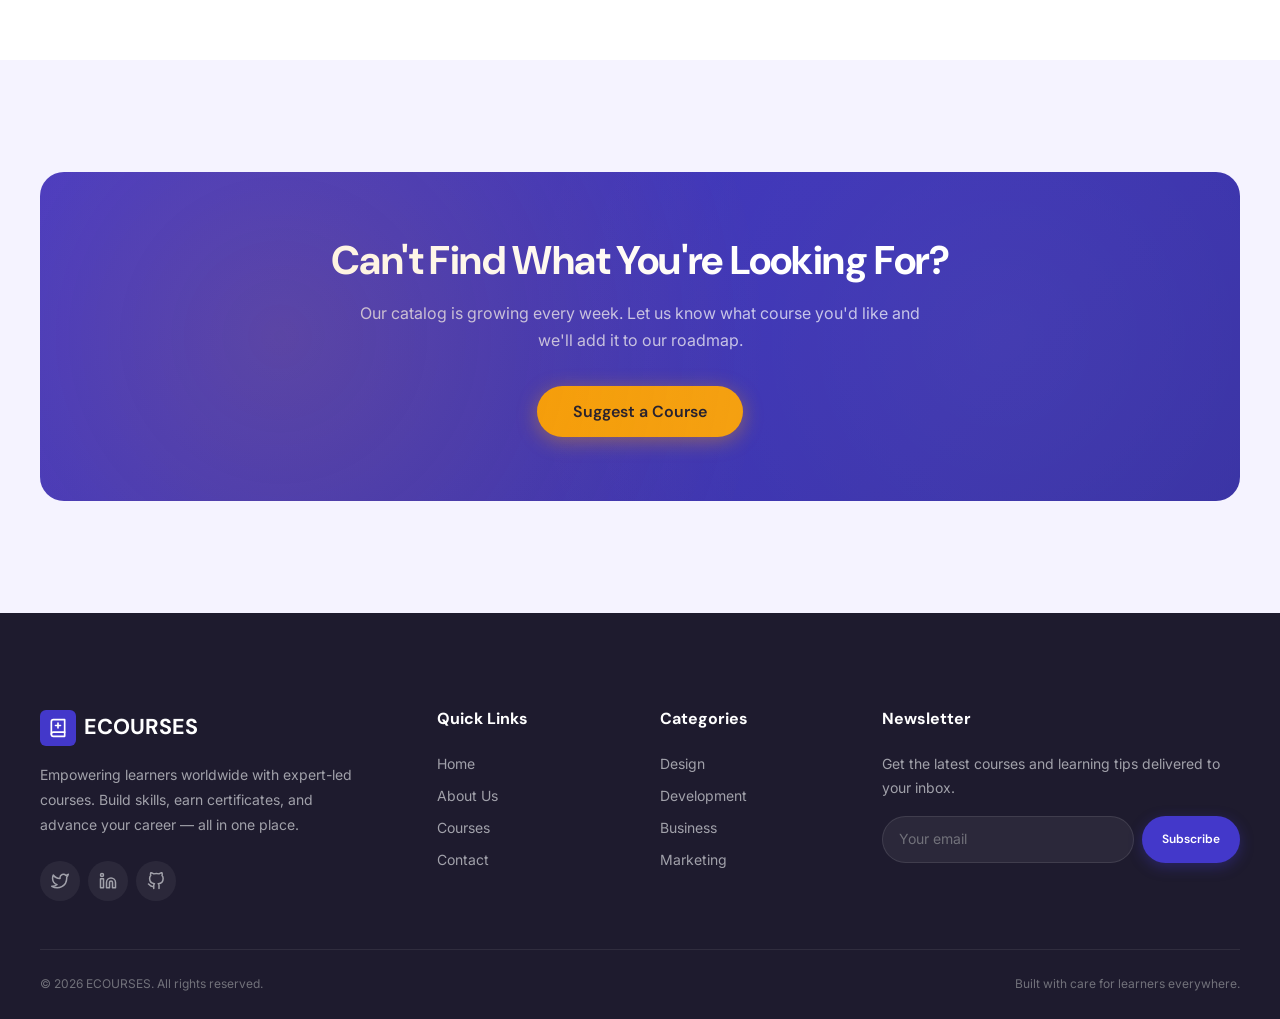
<file: courses.html>
<!DOCTYPE html>
<html lang="en">
<head>
  <meta charset="UTF-8">
  <meta name="viewport" content="width=device-width, initial-scale=1.0">
  <title>All Courses — ECOURSES</title>
  <meta name="description" content="Browse 500+ expert-led courses at ECOURSES. Filter by category and find the perfect course to advance your career.">
  <link rel="preconnect" href="https://fonts.googleapis.com">
  <link rel="preconnect" href="https://fonts.gstatic.com" crossorigin>
  <link href="https://fonts.googleapis.com/css2?family=DM+Sans:wght@400;500;600;700&family=Inter:wght@400;500;600&display=swap" rel="stylesheet">
  <link rel="stylesheet" href="assets/css/base.css">
</head>
<body>

  <!-- ── Navigation ──────────────────────────────────────── -->
  <nav class="nav">
    <div class="container nav__inner">
      <a href="index.html" class="nav__logo">
        <span class="nav__logo-icon">
          <svg viewBox="0 0 24 24" fill="none" stroke="currentColor" stroke-width="2" stroke-linecap="round" stroke-linejoin="round"><path d="M4 19.5A2.5 2.5 0 0 1 6.5 17H20"/><path d="M6.5 2H20v20H6.5A2.5 2.5 0 0 1 4 19.5v-15A2.5 2.5 0 0 1 6.5 2z"/><line x1="12" y1="6" x2="12" y2="12"/><line x1="9" y1="9" x2="15" y2="9"/></svg>
        </span>
        ECOURSES
      </a>
      <div class="nav__links">
        <a href="index.html" class="nav__link">Home</a>
        <a href="about.html" class="nav__link">About</a>
        <a href="courses.html" class="nav__link nav__link--active">Courses</a>
        <a href="contact.html" class="nav__link">Contact</a>
        <a href="courses.html" class="btn btn--primary btn--sm nav__cta">Browse Courses</a>
      </div>
      <button class="nav__burger" aria-label="Menu">
        <span></span><span></span><span></span>
      </button>
    </div>
  </nav>

  <div class="nav__mobile">
    <a href="index.html">Home</a>
    <a href="about.html">About</a>
    <a href="courses.html">Courses</a>
    <a href="contact.html">Contact</a>
    <a href="courses.html" class="btn btn--primary">Browse Courses</a>
  </div>

  <!-- ── Page Header ─────────────────────────────────────── -->
  <section class="page-header">
    <div class="container">
      <nav class="breadcrumb">
        <a href="index.html">Home</a>
        <svg viewBox="0 0 24 24" fill="none" stroke="currentColor" stroke-width="2" stroke-linecap="round" stroke-linejoin="round"><polyline points="9 18 15 12 9 6"/></svg>
        <span>Courses</span>
      </nav>
      <h1>All Courses</h1>
      <p>Explore our complete catalog of 500+ courses across every discipline.</p>
    </div>
  </section>

  <!-- ── Category Filters ────────────────────────────────── -->
  <section class="section">
    <div class="container">
      <div class="pills" style="margin-bottom: var(--sp-2xl);" data-reveal>
        <button class="pill pill--active" data-filter="all">All Courses</button>
        <button class="pill" data-filter="design">Design</button>
        <button class="pill" data-filter="development">Development</button>
        <button class="pill" data-filter="marketing">Marketing</button>
        <button class="pill" data-filter="data">Data Science</button>
        <button class="pill" data-filter="business">Business</button>
        <button class="pill" data-filter="photography">Photography</button>
      </div>

      <div class="grid grid-3">
        <!-- Course 1: Design -->
        <div class="course-card revealed" data-category="design" data-reveal>
          <div class="course-card__img-wrap">
            <img src="assets/img/course-1.jpg" alt="UI/UX Design Masterclass" class="course-card__img">
            <span class="badge badge--primary course-card__category">Design</span>
            <span class="badge--enroll">Enroll Now</span>
          </div>
          <div class="course-card__body">
            <h4 class="course-card__title">UI/UX Design Masterclass: From Beginner to Expert</h4>
            <div class="course-card__meta">
              <span class="course-card__meta-item">
                <svg viewBox="0 0 24 24" fill="none" stroke="currentColor" stroke-width="2" stroke-linecap="round" stroke-linejoin="round"><circle cx="12" cy="12" r="10"/><polyline points="12 6 12 12 16 14"/></svg>
                24 Hours
              </span>
              <span class="course-card__meta-item">
                <svg viewBox="0 0 24 24" fill="none" stroke="currentColor" stroke-width="2" stroke-linecap="round" stroke-linejoin="round"><path d="M17 21v-2a4 4 0 0 0-4-4H5a4 4 0 0 0-4 4v2"/><circle cx="9" cy="7" r="4"/></svg>
                2,847 Students
              </span>
              <span class="course-card__rating">
                <svg viewBox="0 0 24 24" fill="currentColor" width="14" height="14"><polygon points="12 2 15.09 8.26 22 9.27 17 14.14 18.18 21.02 12 17.77 5.82 21.02 7 14.14 2 9.27 8.91 8.26 12 2"/></svg>
                4.9 <span>(312)</span>
              </span>
            </div>
            <div class="progress" style="margin-bottom: var(--sp-md);"><div class="progress__bar" style="width: 72%;"></div></div>
            <div class="course-card__footer">
              <span class="course-card__price"><s>$199</s> $49</span>
              <div class="course-card__instructor">
                <img src="assets/img/team-1.jpg" alt="Sarah Chen" class="course-card__avatar">
                <span class="course-card__name">Sarah Chen</span>
              </div>
            </div>
          </div>
        </div>

        <!-- Course 2: Development -->
        <div class="course-card revealed" data-category="development" data-reveal>
          <div class="course-card__img-wrap">
            <img src="assets/img/course-2.jpg" alt="Full-Stack Web Development" class="course-card__img">
            <span class="badge badge--primary course-card__category">Development</span>
            <span class="badge--enroll">Enroll Now</span>
          </div>
          <div class="course-card__body">
            <h4 class="course-card__title">Full-Stack Web Development with React & Node.js</h4>
            <div class="course-card__meta">
              <span class="course-card__meta-item">
                <svg viewBox="0 0 24 24" fill="none" stroke="currentColor" stroke-width="2" stroke-linecap="round" stroke-linejoin="round"><circle cx="12" cy="12" r="10"/><polyline points="12 6 12 12 16 14"/></svg>
                42 Hours
              </span>
              <span class="course-card__meta-item">
                <svg viewBox="0 0 24 24" fill="none" stroke="currentColor" stroke-width="2" stroke-linecap="round" stroke-linejoin="round"><path d="M17 21v-2a4 4 0 0 0-4-4H5a4 4 0 0 0-4 4v2"/><circle cx="9" cy="7" r="4"/></svg>
                5,231 Students
              </span>
              <span class="course-card__rating">
                <svg viewBox="0 0 24 24" fill="currentColor" width="14" height="14"><polygon points="12 2 15.09 8.26 22 9.27 17 14.14 18.18 21.02 12 17.77 5.82 21.02 7 14.14 2 9.27 8.91 8.26 12 2"/></svg>
                4.8 <span>(489)</span>
              </span>
            </div>
            <div class="progress" style="margin-bottom: var(--sp-md);"><div class="progress__bar" style="width: 85%;"></div></div>
            <div class="course-card__footer">
              <span class="course-card__price"><s>$299</s> $69</span>
              <div class="course-card__instructor">
                <img src="assets/img/team-2.jpg" alt="James Miller" class="course-card__avatar">
                <span class="course-card__name">James Miller</span>
              </div>
            </div>
          </div>
        </div>

        <!-- Course 3: Marketing -->
        <div class="course-card revealed" data-category="marketing" data-reveal>
          <div class="course-card__img-wrap">
            <img src="assets/img/course-3.jpg" alt="Digital Marketing Strategy" class="course-card__img">
            <span class="badge badge--amber course-card__category">Marketing</span>
            <span class="badge--enroll">Enroll Now</span>
          </div>
          <div class="course-card__body">
            <h4 class="course-card__title">Digital Marketing Strategy: Complete Bootcamp</h4>
            <div class="course-card__meta">
              <span class="course-card__meta-item">
                <svg viewBox="0 0 24 24" fill="none" stroke="currentColor" stroke-width="2" stroke-linecap="round" stroke-linejoin="round"><circle cx="12" cy="12" r="10"/><polyline points="12 6 12 12 16 14"/></svg>
                18 Hours
              </span>
              <span class="course-card__meta-item">
                <svg viewBox="0 0 24 24" fill="none" stroke="currentColor" stroke-width="2" stroke-linecap="round" stroke-linejoin="round"><path d="M17 21v-2a4 4 0 0 0-4-4H5a4 4 0 0 0-4 4v2"/><circle cx="9" cy="7" r="4"/></svg>
                1,923 Students
              </span>
              <span class="course-card__rating">
                <svg viewBox="0 0 24 24" fill="currentColor" width="14" height="14"><polygon points="12 2 15.09 8.26 22 9.27 17 14.14 18.18 21.02 12 17.77 5.82 21.02 7 14.14 2 9.27 8.91 8.26 12 2"/></svg>
                4.7 <span>(256)</span>
              </span>
            </div>
            <div class="progress" style="margin-bottom: var(--sp-md);"><div class="progress__bar" style="width: 60%;"></div></div>
            <div class="course-card__footer">
              <span class="course-card__price"><s>$149</s> $39</span>
              <div class="course-card__instructor">
                <img src="assets/img/team-3.jpg" alt="Emma Davis" class="course-card__avatar">
                <span class="course-card__name">Emma Davis</span>
              </div>
            </div>
          </div>
        </div>

        <!-- Course 4: Data Science -->
        <div class="course-card revealed" data-category="data" data-reveal>
          <div class="course-card__img-wrap">
            <img src="assets/img/course-4.jpg" alt="Data Science with Python" class="course-card__img">
            <span class="badge badge--primary course-card__category">Data Science</span>
            <span class="badge--enroll">Enroll Now</span>
          </div>
          <div class="course-card__body">
            <h4 class="course-card__title">Data Science with Python: Complete Guide</h4>
            <div class="course-card__meta">
              <span class="course-card__meta-item">
                <svg viewBox="0 0 24 24" fill="none" stroke="currentColor" stroke-width="2" stroke-linecap="round" stroke-linejoin="round"><circle cx="12" cy="12" r="10"/><polyline points="12 6 12 12 16 14"/></svg>
                36 Hours
              </span>
              <span class="course-card__meta-item">
                <svg viewBox="0 0 24 24" fill="none" stroke="currentColor" stroke-width="2" stroke-linecap="round" stroke-linejoin="round"><path d="M17 21v-2a4 4 0 0 0-4-4H5a4 4 0 0 0-4 4v2"/><circle cx="9" cy="7" r="4"/></svg>
                3,654 Students
              </span>
              <span class="course-card__rating">
                <svg viewBox="0 0 24 24" fill="currentColor" width="14" height="14"><polygon points="12 2 15.09 8.26 22 9.27 17 14.14 18.18 21.02 12 17.77 5.82 21.02 7 14.14 2 9.27 8.91 8.26 12 2"/></svg>
                4.9 <span>(521)</span>
              </span>
            </div>
            <div class="progress" style="margin-bottom: var(--sp-md);"><div class="progress__bar" style="width: 90%;"></div></div>
            <div class="course-card__footer">
              <span class="course-card__price"><s>$249</s> $59</span>
              <div class="course-card__instructor">
                <img src="assets/img/team-4.jpg" alt="Alex Kim" class="course-card__avatar">
                <span class="course-card__name">Alex Kim</span>
              </div>
            </div>
          </div>
        </div>

        <!-- Course 5: Photography -->
        <div class="course-card revealed" data-category="photography" data-reveal>
          <div class="course-card__img-wrap">
            <img src="assets/img/course-5.jpg" alt="Photography Fundamentals" class="course-card__img">
            <span class="badge badge--amber course-card__category">Photography</span>
            <span class="badge--enroll">Enroll Now</span>
          </div>
          <div class="course-card__body">
            <h4 class="course-card__title">Photography Fundamentals: Capture Stunning Shots</h4>
            <div class="course-card__meta">
              <span class="course-card__meta-item">
                <svg viewBox="0 0 24 24" fill="none" stroke="currentColor" stroke-width="2" stroke-linecap="round" stroke-linejoin="round"><circle cx="12" cy="12" r="10"/><polyline points="12 6 12 12 16 14"/></svg>
                14 Hours
              </span>
              <span class="course-card__meta-item">
                <svg viewBox="0 0 24 24" fill="none" stroke="currentColor" stroke-width="2" stroke-linecap="round" stroke-linejoin="round"><path d="M17 21v-2a4 4 0 0 0-4-4H5a4 4 0 0 0-4 4v2"/><circle cx="9" cy="7" r="4"/></svg>
                1,247 Students
              </span>
              <span class="course-card__rating">
                <svg viewBox="0 0 24 24" fill="currentColor" width="14" height="14"><polygon points="12 2 15.09 8.26 22 9.27 17 14.14 18.18 21.02 12 17.77 5.82 21.02 7 14.14 2 9.27 8.91 8.26 12 2"/></svg>
                4.6 <span>(178)</span>
              </span>
            </div>
            <div class="progress" style="margin-bottom: var(--sp-md);"><div class="progress__bar" style="width: 45%;"></div></div>
            <div class="course-card__footer">
              <span class="course-card__price"><s>$99</s> $29</span>
              <div class="course-card__instructor">
                <img src="assets/img/team-1.jpg" alt="Sarah Chen" class="course-card__avatar">
                <span class="course-card__name">Sarah Chen</span>
              </div>
            </div>
          </div>
        </div>

        <!-- Course 6: Business -->
        <div class="course-card revealed" data-category="business" data-reveal>
          <div class="course-card__img-wrap">
            <img src="assets/img/course-6.jpg" alt="Business Strategy" class="course-card__img">
            <span class="badge badge--success course-card__category">Business</span>
            <span class="badge--enroll">Enroll Now</span>
          </div>
          <div class="course-card__body">
            <h4 class="course-card__title">Business Strategy: Build & Scale Your Startup</h4>
            <div class="course-card__meta">
              <span class="course-card__meta-item">
                <svg viewBox="0 0 24 24" fill="none" stroke="currentColor" stroke-width="2" stroke-linecap="round" stroke-linejoin="round"><circle cx="12" cy="12" r="10"/><polyline points="12 6 12 12 16 14"/></svg>
                20 Hours
              </span>
              <span class="course-card__meta-item">
                <svg viewBox="0 0 24 24" fill="none" stroke="currentColor" stroke-width="2" stroke-linecap="round" stroke-linejoin="round"><path d="M17 21v-2a4 4 0 0 0-4-4H5a4 4 0 0 0-4 4v2"/><circle cx="9" cy="7" r="4"/></svg>
                2,103 Students
              </span>
              <span class="course-card__rating">
                <svg viewBox="0 0 24 24" fill="currentColor" width="14" height="14"><polygon points="12 2 15.09 8.26 22 9.27 17 14.14 18.18 21.02 12 17.77 5.82 21.02 7 14.14 2 9.27 8.91 8.26 12 2"/></svg>
                4.8 <span>(294)</span>
              </span>
            </div>
            <div class="progress" style="margin-bottom: var(--sp-md);"><div class="progress__bar" style="width: 68%;"></div></div>
            <div class="course-card__footer">
              <span class="course-card__price"><s>$179</s> $44</span>
              <div class="course-card__instructor">
                <img src="assets/img/team-2.jpg" alt="James Miller" class="course-card__avatar">
                <span class="course-card__name">James Miller</span>
              </div>
            </div>
          </div>
        </div>
      </div>
    </div>
  </section>

  <!-- ── CTA ─────────────────────────────────────────────── -->
  <section class="section section--light">
    <div class="container">
      <div class="cta-section" data-reveal>
        <h2>Can't Find What You're Looking For?</h2>
        <p>Our catalog is growing every week. Let us know what course you'd like and we'll add it to our roadmap.</p>
        <a href="contact.html" class="btn btn--secondary btn--lg">Suggest a Course</a>
      </div>
    </div>
  </section>

  <!-- ── Footer ──────────────────────────────────────────── -->
  <footer class="footer">
    <div class="container">
      <div class="footer__grid">
        <div class="footer__brand">
          <a href="index.html" class="footer__logo">
            <span class="footer__logo-icon">
              <svg viewBox="0 0 24 24" fill="none" stroke="currentColor" stroke-width="2" stroke-linecap="round" stroke-linejoin="round"><path d="M4 19.5A2.5 2.5 0 0 1 6.5 17H20"/><path d="M6.5 2H20v20H6.5A2.5 2.5 0 0 1 4 19.5v-15A2.5 2.5 0 0 1 6.5 2z"/><line x1="12" y1="6" x2="12" y2="12"/><line x1="9" y1="9" x2="15" y2="9"/></svg>
            </span>
            ECOURSES
          </a>
          <p class="footer__text">Empowering learners worldwide with expert-led courses. Build skills, earn certificates, and advance your career — all in one place.</p>
          <div class="footer__socials">
            <a href="#" class="footer__social-link" aria-label="Twitter"><svg viewBox="0 0 24 24" fill="none" stroke="currentColor" stroke-width="2" stroke-linecap="round" stroke-linejoin="round"><path d="M23 3a10.9 10.9 0 0 1-3.14 1.53 4.48 4.48 0 0 0-7.86 3v1A10.66 10.66 0 0 1 3 4s-4 9 5 13a11.64 11.64 0 0 1-7 2c9 5 20 0 20-11.5a4.5 4.5 0 0 0-.08-.83A7.72 7.72 0 0 0 23 3z"/></svg></a>
            <a href="#" class="footer__social-link" aria-label="LinkedIn"><svg viewBox="0 0 24 24" fill="none" stroke="currentColor" stroke-width="2" stroke-linecap="round" stroke-linejoin="round"><path d="M16 8a6 6 0 0 1 6 6v7h-4v-7a2 2 0 0 0-2-2 2 2 0 0 0-2 2v7h-4v-7a6 6 0 0 1 6-6z"/><rect x="2" y="9" width="4" height="12"/><circle cx="4" cy="4" r="2"/></svg></a>
            <a href="#" class="footer__social-link" aria-label="GitHub"><svg viewBox="0 0 24 24" fill="none" stroke="currentColor" stroke-width="2" stroke-linecap="round" stroke-linejoin="round"><path d="M9 19c-5 1.5-5-2.5-7-3m14 6v-3.87a3.37 3.37 0 0 0-.94-2.61c3.14-.35 6.44-1.54 6.44-7A5.44 5.44 0 0 0 20 4.77 5.07 5.07 0 0 0 19.91 1S18.73.65 16 2.48a13.38 13.38 0 0 0-7 0C6.27.65 5.09 1 5.09 1A5.07 5.07 0 0 0 5 4.77a5.44 5.44 0 0 0-1.5 3.78c0 5.42 3.3 6.61 6.44 7A3.37 3.37 0 0 0 9 18.13V22"/></svg></a>
          </div>
        </div>
        <div>
          <h5 class="footer__heading">Quick Links</h5>
          <div class="footer__links">
            <a href="index.html" class="footer__link">Home</a>
            <a href="about.html" class="footer__link">About Us</a>
            <a href="courses.html" class="footer__link">Courses</a>
            <a href="contact.html" class="footer__link">Contact</a>
          </div>
        </div>
        <div>
          <h5 class="footer__heading">Categories</h5>
          <div class="footer__links">
            <a href="courses.html" class="footer__link">Design</a>
            <a href="courses.html" class="footer__link">Development</a>
            <a href="courses.html" class="footer__link">Business</a>
            <a href="courses.html" class="footer__link">Marketing</a>
          </div>
        </div>
        <div>
          <h5 class="footer__heading">Newsletter</h5>
          <p class="footer__newsletter-text">Get the latest courses and learning tips delivered to your inbox.</p>
          <form class="footer__newsletter-form" data-form>
            <input type="email" placeholder="Your email" aria-label="Email for newsletter">
            <button type="submit" class="btn btn--primary btn--sm">Subscribe</button>
          </form>
        </div>
      </div>
      <div class="footer__bottom">
        <span>&copy; <span data-year></span> ECOURSES. All rights reserved.</span>
        <span>Built with care for learners everywhere.</span>
      </div>
    </div>
  </footer>

  <script src="assets/js/main.js"></script>
</body>
</html>
</file>
<file: assets/css/base.css>
/* ============================================================
   ECOURSES — Base Design System
   Online Education / Course Marketplace
   ============================================================ */

/* ── Custom Properties ─────────────────────────────────────── */
:root {
  /* Brand Colors */
  --clr-indigo: #4338CA;
  --clr-indigo-dark: #3730A3;
  --clr-indigo-light: #6366F1;
  --clr-amber: #F59E0B;
  --clr-amber-dark: #D97706;
  --clr-amber-light: #FBBF24;
  --clr-charcoal: #1E1B2E;
  --clr-charcoal-light: #2D2A3E;
  --clr-light: #F5F3FF;
  --clr-white: #FFFFFF;
  --clr-gray-50: #FAFAFA;
  --clr-gray-100: #F4F4F5;
  --clr-gray-200: #E4E4E7;
  --clr-gray-300: #D4D4D8;
  --clr-gray-400: #A1A1AA;
  --clr-gray-500: #71717A;
  --clr-gray-600: #52525B;
  --clr-gray-700: #3F3F46;
  --clr-gray-800: #27272A;
  --clr-success: #10B981;
  --clr-error: #EF4444;

  /* Typography */
  --ff-heading: 'DM Sans', sans-serif;
  --ff-body: 'Inter', sans-serif;
  --fs-xs: clamp(0.7rem, 0.65rem + 0.25vw, 0.75rem);
  --fs-sm: clamp(0.8rem, 0.75rem + 0.25vw, 0.875rem);
  --fs-base: clamp(0.9rem, 0.85rem + 0.25vw, 1rem);
  --fs-md: clamp(1rem, 0.9rem + 0.5vw, 1.125rem);
  --fs-lg: clamp(1.15rem, 1rem + 0.75vw, 1.35rem);
  --fs-xl: clamp(1.4rem, 1.1rem + 1.5vw, 1.875rem);
  --fs-2xl: clamp(1.8rem, 1.3rem + 2.5vw, 2.5rem);
  --fs-3xl: clamp(2.2rem, 1.5rem + 3.5vw, 3.25rem);
  --fs-hero: clamp(2.5rem, 1.5rem + 5vw, 4.25rem);
  --fw-regular: 400;
  --fw-medium: 500;
  --fw-semibold: 600;
  --fw-bold: 700;

  /* Spacing */
  --sp-xs: 0.25rem;
  --sp-sm: 0.5rem;
  --sp-md: 1rem;
  --sp-lg: 1.5rem;
  --sp-xl: 2rem;
  --sp-2xl: 3rem;
  --sp-3xl: 4rem;
  --sp-4xl: 6rem;
  --sp-section: clamp(4rem, 3rem + 5vw, 7rem);

  /* Layout */
  --max-w: 1200px;
  --max-w-narrow: 900px;
  --radius-sm: 6px;
  --radius-md: 10px;
  --radius-lg: 16px;
  --radius-xl: 24px;
  --radius-full: 9999px;

  /* Shadows */
  --shadow-sm: 0 1px 3px rgba(30, 27, 46, 0.06);
  --shadow-md: 0 4px 16px rgba(30, 27, 46, 0.08);
  --shadow-lg: 0 8px 30px rgba(30, 27, 46, 0.12);
  --shadow-xl: 0 16px 50px rgba(30, 27, 46, 0.16);
  --shadow-card: 0 2px 12px rgba(67, 56, 202, 0.06);
  --shadow-card-hover: 0 12px 36px rgba(67, 56, 202, 0.14);

  /* Transitions */
  --tr-fast: 180ms ease;
  --tr-base: 280ms ease;
  --tr-slow: 400ms ease;
}

/* ── Reset ─────────────────────────────────────────────────── */
*, *::before, *::after { box-sizing: border-box; margin: 0; padding: 0; }
html { scroll-behavior: smooth; -webkit-text-size-adjust: 100%; }
body {
  font-family: var(--ff-body);
  font-size: var(--fs-base);
  line-height: 1.7;
  color: var(--clr-charcoal);
  background: var(--clr-white);
  -webkit-font-smoothing: antialiased;
  overflow-x: hidden;
}
img, video { max-width: 100%; height: auto; display: block; }
a { color: inherit; text-decoration: none; }
ul, ol { list-style: none; }
button, input, select, textarea { font: inherit; color: inherit; border: none; background: none; }
button { cursor: pointer; }
table { border-collapse: collapse; }

/* ── Typography ────────────────────────────────────────────── */
h1, h2, h3, h4, h5, h6 {
  font-family: var(--ff-heading);
  font-weight: var(--fw-bold);
  line-height: 1.2;
  color: var(--clr-charcoal);
}
h1 { font-size: var(--fs-hero); letter-spacing: -0.02em; }
h2 { font-size: var(--fs-2xl); letter-spacing: -0.015em; }
h3 { font-size: var(--fs-xl); }
h4 { font-size: var(--fs-lg); }
h5 { font-size: var(--fs-md); }
p { margin-bottom: var(--sp-md); color: var(--clr-gray-600); }
strong { font-weight: var(--fw-semibold); }
small { font-size: var(--fs-sm); }
.section-subtitle {
  display: inline-flex;
  align-items: center;
  gap: var(--sp-sm);
  font-family: var(--ff-heading);
  font-size: var(--fs-sm);
  font-weight: var(--fw-semibold);
  color: var(--clr-indigo);
  text-transform: uppercase;
  letter-spacing: 0.08em;
  margin-bottom: var(--sp-md);
}
.section-subtitle svg { width: 18px; height: 18px; flex-shrink: 0; }
.section-title { margin-bottom: var(--sp-md); }
.section-desc {
  font-size: var(--fs-md);
  color: var(--clr-gray-500);
  max-width: 620px;
  margin-left: auto;
  margin-right: auto;
  margin-bottom: var(--sp-2xl);
}
.text-center { text-align: center; }

/* ── Layout ────────────────────────────────────────────────── */
.container {
  width: min(100% - var(--sp-xl) * 2, var(--max-w));
  margin-inline: auto;
}
.container--narrow {
  width: min(100% - var(--sp-xl) * 2, var(--max-w-narrow));
}
.section { padding-block: var(--sp-section); }
.section--light { background: var(--clr-light); }
.section--dark { background: var(--clr-charcoal); color: var(--clr-white); }
.section--dark h2, .section--dark h3, .section--dark h4 { color: var(--clr-white); }
.section--dark p { color: var(--clr-gray-300); }

/* Grid helpers */
.grid { display: grid; gap: var(--sp-xl); }
.grid-2 { grid-template-columns: repeat(2, 1fr); }
.grid-3 { grid-template-columns: repeat(3, 1fr); }
.grid-4 { grid-template-columns: repeat(4, 1fr); }
.grid-auto { grid-template-columns: repeat(auto-fill, minmax(280px, 1fr)); }

.flex { display: flex; }
.flex-center { display: flex; align-items: center; justify-content: center; }
.flex-between { display: flex; align-items: center; justify-content: space-between; }
.flex-col { display: flex; flex-direction: column; }
.flex-wrap { flex-wrap: wrap; }
.gap-sm { gap: var(--sp-sm); }
.gap-md { gap: var(--sp-md); }
.gap-lg { gap: var(--sp-lg); }
.gap-xl { gap: var(--sp-xl); }

/* ── Buttons ───────────────────────────────────────────────── */
.btn {
  display: inline-flex;
  align-items: center;
  justify-content: center;
  gap: var(--sp-sm);
  padding: 0.75rem 1.75rem;
  font-family: var(--ff-heading);
  font-size: var(--fs-sm);
  font-weight: var(--fw-semibold);
  border-radius: var(--radius-full);
  transition: all var(--tr-base);
  white-space: nowrap;
  line-height: 1.2;
}
.btn svg { width: 16px; height: 16px; }
.btn--primary {
  background: var(--clr-indigo);
  color: var(--clr-white);
  box-shadow: 0 4px 14px rgba(67, 56, 202, 0.35);
}
.btn--primary:hover {
  background: var(--clr-indigo-dark);
  box-shadow: 0 6px 20px rgba(67, 56, 202, 0.45);
  transform: translateY(-2px);
}
.btn--secondary {
  background: var(--clr-amber);
  color: var(--clr-charcoal);
  box-shadow: 0 4px 14px rgba(245, 158, 11, 0.3);
}
.btn--secondary:hover {
  background: var(--clr-amber-dark);
  transform: translateY(-2px);
}
.btn--outline {
  border: 2px solid var(--clr-indigo);
  color: var(--clr-indigo);
  background: transparent;
}
.btn--outline:hover {
  background: var(--clr-indigo);
  color: var(--clr-white);
}
.btn--white {
  background: var(--clr-white);
  color: var(--clr-indigo);
}
.btn--white:hover {
  background: var(--clr-light);
  transform: translateY(-2px);
}
.btn--sm {
  padding: 0.5rem 1.25rem;
  font-size: var(--fs-xs);
}
.btn--lg {
  padding: 1rem 2.25rem;
  font-size: var(--fs-base);
}
.btn--icon {
  width: 44px;
  height: 44px;
  padding: 0;
  border-radius: var(--radius-full);
}

/* ── Cards ─────────────────────────────────────────────────── */
.card {
  background: var(--clr-white);
  border-radius: var(--radius-lg);
  overflow: hidden;
  box-shadow: var(--shadow-card);
  transition: all var(--tr-base);
}
.card:hover {
  box-shadow: var(--shadow-card-hover);
  transform: translateY(-4px);
}
.card__img {
  width: 100%;
  aspect-ratio: 16/10;
  object-fit: cover;
}
.card__body { padding: var(--sp-lg); }

/* ── Badges ────────────────────────────────────────────────── */
.badge {
  display: inline-flex;
  align-items: center;
  gap: 4px;
  padding: 0.25rem 0.75rem;
  font-size: var(--fs-xs);
  font-weight: var(--fw-semibold);
  border-radius: var(--radius-full);
  line-height: 1.4;
}
.badge--primary { background: rgba(67, 56, 202, 0.1); color: var(--clr-indigo); }
.badge--amber { background: rgba(245, 158, 11, 0.12); color: var(--clr-amber-dark); }
.badge--success { background: rgba(16, 185, 129, 0.1); color: var(--clr-success); }
.badge--enroll {
  position: absolute;
  top: var(--sp-md);
  right: var(--sp-md);
  background: var(--clr-amber);
  color: var(--clr-charcoal);
  font-weight: var(--fw-bold);
  padding: 0.35rem 0.9rem;
  border-radius: var(--radius-full);
  font-size: var(--fs-xs);
  text-transform: uppercase;
  letter-spacing: 0.05em;
  z-index: 2;
}

/* ── Progress Bar ──────────────────────────────────────────── */
.progress {
  width: 100%;
  height: 6px;
  background: var(--clr-gray-200);
  border-radius: var(--radius-full);
  overflow: hidden;
}
.progress__bar {
  height: 100%;
  border-radius: var(--radius-full);
  background: linear-gradient(90deg, var(--clr-indigo), var(--clr-indigo-light));
  transition: width 1s ease-out;
}
.progress--amber .progress__bar {
  background: linear-gradient(90deg, var(--clr-amber), var(--clr-amber-light));
}

/* ── Pill Filters ──────────────────────────────────────────── */
.pills {
  display: flex;
  flex-wrap: wrap;
  gap: var(--sp-sm);
  justify-content: center;
}
.pill {
  padding: 0.5rem 1.25rem;
  border-radius: var(--radius-full);
  font-size: var(--fs-sm);
  font-weight: var(--fw-medium);
  background: var(--clr-gray-100);
  color: var(--clr-gray-600);
  transition: all var(--tr-fast);
  border: 2px solid transparent;
  cursor: pointer;
}
.pill:hover { background: var(--clr-light); color: var(--clr-indigo); }
.pill--active {
  background: var(--clr-indigo);
  color: var(--clr-white);
  border-color: var(--clr-indigo);
}

/* ── Navigation ────────────────────────────────────────────── */
.nav {
  position: fixed;
  top: 0;
  left: 0;
  right: 0;
  z-index: 1000;
  padding: var(--sp-md) 0;
  transition: all var(--tr-base);
}
.nav--scrolled {
  background: rgba(255, 255, 255, 0.97);
  backdrop-filter: blur(12px);
  box-shadow: var(--shadow-sm);
  padding: var(--sp-sm) 0;
}
.nav__inner {
  display: flex;
  align-items: center;
  justify-content: space-between;
}
.nav__logo {
  display: flex;
  align-items: center;
  gap: var(--sp-sm);
  font-family: var(--ff-heading);
  font-size: var(--fs-lg);
  font-weight: var(--fw-bold);
  color: var(--clr-charcoal);
}
.nav--hero .nav__logo { color: var(--clr-white); }
.nav--scrolled .nav__logo { color: var(--clr-charcoal); }
.nav__logo-icon {
  width: 36px;
  height: 36px;
  background: var(--clr-indigo);
  border-radius: var(--radius-sm);
  display: flex;
  align-items: center;
  justify-content: center;
  color: var(--clr-white);
}
.nav__logo-icon svg { width: 20px; height: 20px; }
.nav__links {
  display: flex;
  align-items: center;
  gap: var(--sp-xl);
}
.nav__link {
  font-family: var(--ff-heading);
  font-size: var(--fs-sm);
  font-weight: var(--fw-medium);
  color: var(--clr-gray-600);
  transition: color var(--tr-fast);
  position: relative;
}
.nav--hero .nav__link { color: rgba(255, 255, 255, 0.8); }
.nav--scrolled .nav__link { color: var(--clr-gray-600); }
.nav__link:hover,
.nav__link--active {
  color: var(--clr-indigo);
}
.nav--hero .nav__link:hover,
.nav--hero .nav__link--active {
  color: var(--clr-white);
}
.nav__link--active::after {
  content: '';
  position: absolute;
  bottom: -4px;
  left: 0;
  right: 0;
  height: 2px;
  background: var(--clr-indigo);
  border-radius: 1px;
}
.nav__cta {
  margin-left: var(--sp-md);
}
.nav__burger {
  display: none;
  width: 40px;
  height: 40px;
  flex-direction: column;
  align-items: center;
  justify-content: center;
  gap: 5px;
  z-index: 1001;
}
.nav__burger span {
  width: 24px;
  height: 2px;
  background: var(--clr-charcoal);
  border-radius: 2px;
  transition: all var(--tr-base);
}
.nav--hero .nav__burger span { background: var(--clr-white); }
.nav__burger--open span:nth-child(1) { transform: rotate(45deg) translate(5px, 5px); }
.nav__burger--open span:nth-child(2) { opacity: 0; }
.nav__burger--open span:nth-child(3) { transform: rotate(-45deg) translate(5px, -5px); }

/* Mobile menu */
.nav__mobile {
  display: none;
  position: fixed;
  inset: 0;
  background: var(--clr-white);
  z-index: 999;
  flex-direction: column;
  align-items: center;
  justify-content: center;
  gap: var(--sp-xl);
  opacity: 0;
  pointer-events: none;
  transition: opacity var(--tr-base);
}
.nav__mobile--open {
  opacity: 1;
  pointer-events: all;
}
.nav__mobile a {
  font-family: var(--ff-heading);
  font-size: var(--fs-xl);
  font-weight: var(--fw-semibold);
  color: var(--clr-charcoal);
  transition: color var(--tr-fast);
}
.nav__mobile a:hover { color: var(--clr-indigo); }

/* ── Hero ──────────────────────────────────────────────────── */
.hero {
  position: relative;
  min-height: 100vh;
  display: flex;
  align-items: center;
  background: linear-gradient(135deg, var(--clr-charcoal) 0%, #2a1f5e 50%, var(--clr-indigo) 100%);
  overflow: hidden;
}
.hero::before {
  content: '';
  position: absolute;
  inset: 0;
  background:
    radial-gradient(circle at 20% 80%, rgba(245, 158, 11, 0.08) 0%, transparent 50%),
    radial-gradient(circle at 80% 20%, rgba(99, 102, 241, 0.12) 0%, transparent 50%);
  pointer-events: none;
}
.hero__pattern {
  position: absolute;
  inset: 0;
  opacity: 0.04;
  background-image: url("data:image/svg+xml,%3Csvg width='60' height='60' viewBox='0 0 60 60' xmlns='http://www.w3.org/2000/svg'%3E%3Cg fill='none' fill-rule='evenodd'%3E%3Cg fill='%23ffffff' fill-opacity='1'%3E%3Cpath d='M36 34v-4h-2v4h-4v2h4v4h2v-4h4v-2h-4zm0-30V0h-2v4h-4v2h4v4h2V6h4V4h-4zM6 34v-4H4v4H0v2h4v4h2v-4h4v-2H6zM6 4V0H4v4H0v2h4v4h2V6h4V4H6z'/%3E%3C/g%3E%3C/g%3E%3C/svg%3E");
  pointer-events: none;
}
.hero__grid {
  position: absolute;
  inset: 0;
  background-image:
    linear-gradient(rgba(255,255,255,0.03) 1px, transparent 1px),
    linear-gradient(90deg, rgba(255,255,255,0.03) 1px, transparent 1px);
  background-size: 60px 60px;
  pointer-events: none;
}
.hero .container {
  position: relative;
  z-index: 1;
  padding-block: 8rem;
}
.hero__content { max-width: 680px; }
.hero__badge {
  display: inline-flex;
  align-items: center;
  gap: var(--sp-sm);
  background: rgba(255, 255, 255, 0.1);
  backdrop-filter: blur(8px);
  border: 1px solid rgba(255, 255, 255, 0.15);
  padding: 0.5rem 1rem;
  border-radius: var(--radius-full);
  font-size: var(--fs-sm);
  color: var(--clr-amber-light);
  margin-bottom: var(--sp-xl);
}
.hero__badge svg { width: 16px; height: 16px; }
.hero h1 {
  color: var(--clr-white);
  margin-bottom: var(--sp-lg);
}
.hero h1 span {
  color: var(--clr-amber);
}
.hero__text {
  font-size: var(--fs-md);
  color: rgba(255, 255, 255, 0.7);
  margin-bottom: var(--sp-2xl);
  max-width: 540px;
}
.hero__actions {
  display: flex;
  align-items: center;
  gap: var(--sp-md);
  margin-bottom: var(--sp-2xl);
  flex-wrap: wrap;
}
.hero__search {
  display: flex;
  align-items: center;
  background: var(--clr-white);
  border-radius: var(--radius-full);
  padding: 0.4rem;
  width: 100%;
  max-width: 520px;
  box-shadow: var(--shadow-xl);
}
.hero__search input {
  flex: 1;
  padding: 0.75rem 1.25rem;
  font-size: var(--fs-base);
  border-radius: var(--radius-full);
  outline: none;
  min-width: 0;
}
.hero__search input::placeholder { color: var(--clr-gray-400); }
.hero__search .btn {
  flex-shrink: 0;
}
.hero__stats {
  display: flex;
  gap: var(--sp-2xl);
  padding-top: var(--sp-xl);
  border-top: 1px solid rgba(255, 255, 255, 0.1);
}
.hero__stat-num {
  font-family: var(--ff-heading);
  font-size: var(--fs-2xl);
  font-weight: var(--fw-bold);
  color: var(--clr-white);
  display: block;
}
.hero__stat-label {
  font-size: var(--fs-sm);
  color: rgba(255, 255, 255, 0.5);
}
.hero__img {
  position: absolute;
  right: -5%;
  bottom: 0;
  width: 45%;
  max-width: 560px;
  border-radius: var(--radius-xl) var(--radius-xl) 0 0;
  object-fit: cover;
  opacity: 0.2;
  mask-image: linear-gradient(to top, transparent, black 30%);
  -webkit-mask-image: linear-gradient(to top, transparent, black 30%);
}

/* ── Page Header ───────────────────────────────────────────── */
.page-header {
  position: relative;
  padding: 10rem 0 4rem;
  background: linear-gradient(135deg, var(--clr-charcoal), var(--clr-indigo-dark));
  text-align: center;
  overflow: hidden;
}
.page-header::before {
  content: '';
  position: absolute;
  inset: 0;
  background-image:
    radial-gradient(circle at 30% 70%, rgba(245, 158, 11, 0.06) 0%, transparent 50%),
    radial-gradient(circle at 70% 30%, rgba(99, 102, 241, 0.1) 0%, transparent 50%);
}
.page-header .container { position: relative; z-index: 1; }
.page-header h1 { color: var(--clr-white); margin-bottom: var(--sp-md); }
.page-header p { color: rgba(255, 255, 255, 0.6); font-size: var(--fs-md); }
.breadcrumb {
  display: flex;
  align-items: center;
  justify-content: center;
  gap: var(--sp-sm);
  margin-bottom: var(--sp-lg);
  font-size: var(--fs-sm);
  color: rgba(255, 255, 255, 0.5);
}
.breadcrumb a { color: rgba(255, 255, 255, 0.7); transition: color var(--tr-fast); }
.breadcrumb a:hover { color: var(--clr-amber); }
.breadcrumb svg { width: 14px; height: 14px; }

/* ── Categories ────────────────────────────────────────────── */
.categories__grid {
  display: grid;
  grid-template-columns: repeat(4, 1fr);
  gap: var(--sp-lg);
}
.category-card {
  position: relative;
  border-radius: var(--radius-lg);
  overflow: hidden;
  aspect-ratio: 4/3;
  cursor: pointer;
}
.category-card img {
  width: 100%;
  height: 100%;
  object-fit: cover;
  transition: transform var(--tr-slow);
}
.category-card:hover img { transform: scale(1.08); }
.category-card__overlay {
  position: absolute;
  inset: 0;
  background: linear-gradient(to top, rgba(30, 27, 46, 0.85), rgba(30, 27, 46, 0.2));
  display: flex;
  flex-direction: column;
  justify-content: flex-end;
  padding: var(--sp-lg);
  transition: background var(--tr-base);
}
.category-card:hover .category-card__overlay {
  background: linear-gradient(to top, rgba(67, 56, 202, 0.9), rgba(67, 56, 202, 0.3));
}
.category-card__name {
  font-family: var(--ff-heading);
  font-size: var(--fs-md);
  font-weight: var(--fw-bold);
  color: var(--clr-white);
  margin-bottom: 2px;
}
.category-card__count {
  font-size: var(--fs-xs);
  color: rgba(255, 255, 255, 0.6);
}
.category-card__icon {
  width: 40px;
  height: 40px;
  background: rgba(255, 255, 255, 0.15);
  backdrop-filter: blur(4px);
  border-radius: var(--radius-sm);
  display: flex;
  align-items: center;
  justify-content: center;
  margin-bottom: var(--sp-sm);
  color: var(--clr-amber);
}
.category-card__icon svg { width: 22px; height: 22px; }

/* ── Course Cards ──────────────────────────────────────────── */
.course-card {
  position: relative;
  background: var(--clr-white);
  border-radius: var(--radius-lg);
  overflow: hidden;
  box-shadow: var(--shadow-card);
  transition: all var(--tr-base);
}
.course-card:hover {
  box-shadow: var(--shadow-card-hover);
  transform: translateY(-6px);
}
.course-card__img-wrap {
  position: relative;
  overflow: hidden;
}
.course-card__img {
  width: 100%;
  aspect-ratio: 16/10;
  object-fit: cover;
  transition: transform var(--tr-slow);
}
.course-card:hover .course-card__img { transform: scale(1.05); }
.course-card__category {
  position: absolute;
  top: var(--sp-md);
  left: var(--sp-md);
}
.course-card__body { padding: var(--sp-lg); }
.course-card__title {
  font-family: var(--ff-heading);
  font-size: var(--fs-md);
  font-weight: var(--fw-bold);
  margin-bottom: var(--sp-sm);
  display: -webkit-box;
  -webkit-line-clamp: 2;
  -webkit-box-orient: vertical;
  overflow: hidden;
}
.course-card__meta {
  display: flex;
  align-items: center;
  gap: var(--sp-md);
  font-size: var(--fs-xs);
  color: var(--clr-gray-500);
  margin-bottom: var(--sp-md);
}
.course-card__meta-item {
  display: flex;
  align-items: center;
  gap: 4px;
}
.course-card__meta-item svg { width: 14px; height: 14px; }
.course-card__rating {
  display: flex;
  align-items: center;
  gap: 4px;
  color: var(--clr-amber);
}
.course-card__rating span { color: var(--clr-gray-500); font-size: var(--fs-xs); }
.course-card__footer {
  display: flex;
  align-items: center;
  justify-content: space-between;
  padding-top: var(--sp-md);
  border-top: 1px solid var(--clr-gray-100);
}
.course-card__price {
  font-family: var(--ff-heading);
  font-weight: var(--fw-bold);
  font-size: var(--fs-lg);
  color: var(--clr-indigo);
}
.course-card__price s {
  font-size: var(--fs-sm);
  color: var(--clr-gray-400);
  font-weight: var(--fw-regular);
  margin-right: 4px;
}
.course-card__instructor {
  display: flex;
  align-items: center;
  gap: var(--sp-sm);
}
.course-card__avatar {
  width: 32px;
  height: 32px;
  border-radius: var(--radius-full);
  object-fit: cover;
}
.course-card__name {
  font-size: var(--fs-xs);
  font-weight: var(--fw-medium);
}

/* ── Team / Instructor ─────────────────────────────────────── */
.team-card {
  text-align: center;
}
.team-card__img-wrap {
  position: relative;
  width: 160px;
  height: 160px;
  border-radius: var(--radius-full);
  overflow: hidden;
  margin: 0 auto var(--sp-lg);
  border: 4px solid var(--clr-light);
  box-shadow: var(--shadow-md);
}
.team-card__img {
  width: 100%;
  height: 100%;
  object-fit: cover;
}
.team-card__name {
  font-family: var(--ff-heading);
  font-size: var(--fs-md);
  font-weight: var(--fw-bold);
  margin-bottom: 4px;
}
.team-card__role {
  font-size: var(--fs-sm);
  color: var(--clr-indigo);
  font-weight: var(--fw-medium);
  margin-bottom: var(--sp-md);
}
.team-card__socials {
  display: flex;
  justify-content: center;
  gap: var(--sp-sm);
}
.team-card__social-link {
  width: 36px;
  height: 36px;
  border-radius: var(--radius-full);
  background: var(--clr-light);
  display: flex;
  align-items: center;
  justify-content: center;
  color: var(--clr-gray-500);
  transition: all var(--tr-fast);
}
.team-card__social-link:hover {
  background: var(--clr-indigo);
  color: var(--clr-white);
}
.team-card__social-link svg { width: 16px; height: 16px; }

/* ── Testimonials ──────────────────────────────────────────── */
.testimonial-card {
  background: var(--clr-white);
  border-radius: var(--radius-lg);
  padding: var(--sp-xl);
  box-shadow: var(--shadow-card);
  position: relative;
}
.testimonial-card::before {
  content: '\201C';
  position: absolute;
  top: var(--sp-md);
  right: var(--sp-xl);
  font-size: 4rem;
  font-family: Georgia, serif;
  color: var(--clr-indigo);
  opacity: 0.1;
  line-height: 1;
}
.testimonial-card__stars {
  display: flex;
  gap: 2px;
  margin-bottom: var(--sp-md);
  color: var(--clr-amber);
}
.testimonial-card__stars svg { width: 16px; height: 16px; }
.testimonial-card__text {
  font-size: var(--fs-base);
  color: var(--clr-gray-600);
  margin-bottom: var(--sp-lg);
  font-style: italic;
  line-height: 1.8;
}
.testimonial-card__author {
  display: flex;
  align-items: center;
  gap: var(--sp-md);
}
.testimonial-card__avatar {
  width: 48px;
  height: 48px;
  border-radius: var(--radius-full);
  object-fit: cover;
}
.testimonial-card__name {
  font-family: var(--ff-heading);
  font-weight: var(--fw-semibold);
  font-size: var(--fs-sm);
}
.testimonial-card__course {
  font-size: var(--fs-xs);
  color: var(--clr-gray-500);
}

/* ── Stats / Counter ───────────────────────────────────────── */
.stats-row {
  display: grid;
  grid-template-columns: repeat(4, 1fr);
  gap: var(--sp-xl);
  text-align: center;
}
.stat-item__num {
  font-family: var(--ff-heading);
  font-size: var(--fs-3xl);
  font-weight: var(--fw-bold);
  color: var(--clr-indigo);
  display: block;
  line-height: 1.1;
}
.stat-item__label {
  font-size: var(--fs-sm);
  color: var(--clr-gray-500);
  margin-top: var(--sp-xs);
}

/* ── CTA / Enroll Section ─────────────────────────────────── */
.cta-section {
  position: relative;
  background: linear-gradient(135deg, var(--clr-indigo) 0%, var(--clr-indigo-dark) 100%);
  border-radius: var(--radius-xl);
  padding: var(--sp-3xl);
  overflow: hidden;
  text-align: center;
}
.cta-section::before {
  content: '';
  position: absolute;
  inset: 0;
  background:
    radial-gradient(circle at 20% 50%, rgba(245, 158, 11, 0.15) 0%, transparent 50%),
    radial-gradient(circle at 80% 50%, rgba(255, 255, 255, 0.05) 0%, transparent 50%);
}
.cta-section .container { position: relative; z-index: 1; }
.cta-section h2 { color: var(--clr-white); margin-bottom: var(--sp-md); }
.cta-section p { color: rgba(255, 255, 255, 0.7); margin-bottom: var(--sp-xl); max-width: 560px; margin-inline: auto; }
.cta-section .btn--secondary { box-shadow: 0 4px 20px rgba(245, 158, 11, 0.4); }

/* ── Forms ─────────────────────────────────────────────────── */
.form-group {
  margin-bottom: var(--sp-lg);
}
.form-label {
  display: block;
  font-family: var(--ff-heading);
  font-size: var(--fs-sm);
  font-weight: var(--fw-semibold);
  color: var(--clr-charcoal);
  margin-bottom: var(--sp-sm);
}
.form-input,
.form-select,
.form-textarea {
  width: 100%;
  padding: 0.75rem 1rem;
  border: 2px solid var(--clr-gray-200);
  border-radius: var(--radius-md);
  font-size: var(--fs-base);
  transition: border-color var(--tr-fast);
  background: var(--clr-white);
}
.form-input:focus,
.form-select:focus,
.form-textarea:focus {
  outline: none;
  border-color: var(--clr-indigo);
  box-shadow: 0 0 0 3px rgba(67, 56, 202, 0.1);
}
.form-textarea { min-height: 140px; resize: vertical; }
.form-select { appearance: none; cursor: pointer; }
.form-msg {
  margin-top: var(--sp-sm);
  font-size: var(--fs-sm);
  font-weight: var(--fw-medium);
  display: none;
}
.form-msg--ok { color: var(--clr-success); display: block; }
.form-msg--err { color: var(--clr-error); display: block; }
.form-row {
  display: grid;
  grid-template-columns: 1fr 1fr;
  gap: var(--sp-lg);
}

/* ── Footer ────────────────────────────────────────────────── */
.footer {
  background: var(--clr-charcoal);
  color: var(--clr-gray-300);
  padding-top: var(--sp-4xl);
}
.footer__grid {
  display: grid;
  grid-template-columns: 2fr 1fr 1fr 1.5fr;
  gap: var(--sp-2xl);
  padding-bottom: var(--sp-2xl);
  border-bottom: 1px solid rgba(255, 255, 255, 0.08);
}
.footer__brand { max-width: 320px; }
.footer__logo {
  display: flex;
  align-items: center;
  gap: var(--sp-sm);
  font-family: var(--ff-heading);
  font-size: var(--fs-lg);
  font-weight: var(--fw-bold);
  color: var(--clr-white);
  margin-bottom: var(--sp-md);
}
.footer__logo-icon {
  width: 36px;
  height: 36px;
  background: var(--clr-indigo);
  border-radius: var(--radius-sm);
  display: flex;
  align-items: center;
  justify-content: center;
  color: var(--clr-white);
}
.footer__logo-icon svg { width: 20px; height: 20px; }
.footer__text {
  font-size: var(--fs-sm);
  color: var(--clr-gray-400);
  margin-bottom: var(--sp-lg);
  line-height: 1.8;
}
.footer__socials {
  display: flex;
  gap: var(--sp-sm);
}
.footer__social-link {
  width: 40px;
  height: 40px;
  border-radius: var(--radius-full);
  background: rgba(255, 255, 255, 0.06);
  display: flex;
  align-items: center;
  justify-content: center;
  color: var(--clr-gray-400);
  transition: all var(--tr-fast);
}
.footer__social-link:hover {
  background: var(--clr-indigo);
  color: var(--clr-white);
}
.footer__social-link svg { width: 18px; height: 18px; }
.footer__heading {
  font-family: var(--ff-heading);
  font-size: var(--fs-base);
  font-weight: var(--fw-bold);
  color: var(--clr-white);
  margin-bottom: var(--sp-lg);
}
.footer__links { display: flex; flex-direction: column; gap: var(--sp-sm); }
.footer__link {
  font-size: var(--fs-sm);
  color: var(--clr-gray-400);
  transition: color var(--tr-fast);
  display: flex;
  align-items: center;
  gap: var(--sp-sm);
}
.footer__link:hover { color: var(--clr-amber); }
.footer__link svg { width: 14px; height: 14px; flex-shrink: 0; }
.footer__newsletter-text {
  font-size: var(--fs-sm);
  color: var(--clr-gray-400);
  margin-bottom: var(--sp-md);
}
.footer__newsletter-form {
  display: flex;
  gap: var(--sp-sm);
}
.footer__newsletter-form input {
  flex: 1;
  padding: 0.65rem 1rem;
  background: rgba(255, 255, 255, 0.06);
  border: 1px solid rgba(255, 255, 255, 0.1);
  border-radius: var(--radius-full);
  color: var(--clr-white);
  font-size: var(--fs-sm);
}
.footer__newsletter-form input::placeholder { color: var(--clr-gray-500); }
.footer__newsletter-form input:focus { outline: none; border-color: var(--clr-indigo); }
.footer__bottom {
  display: flex;
  align-items: center;
  justify-content: space-between;
  padding-block: var(--sp-lg);
  font-size: var(--fs-xs);
  color: var(--clr-gray-500);
}

/* ── Reveal Animations ─────────────────────────────────────── */
[data-reveal] {
  opacity: 0;
  transform: translateY(24px);
  transition: opacity 0.6s ease, transform 0.6s ease;
}
[data-reveal].revealed {
  opacity: 1;
  transform: translateY(0);
}
[data-reveal="left"] { transform: translateX(-24px); }
[data-reveal="left"].revealed { transform: translateX(0); }
[data-reveal="right"] { transform: translateX(24px); }
[data-reveal="right"].revealed { transform: translateX(0); }
[data-reveal="scale"] { transform: scale(0.95); }
[data-reveal="scale"].revealed { transform: scale(1); }

/* ── About Page Extras ─────────────────────────────────────── */
.about-intro__grid {
  display: grid;
  grid-template-columns: 1fr 1fr;
  gap: var(--sp-3xl);
  align-items: center;
}
.about-intro__img {
  border-radius: var(--radius-lg);
  width: 100%;
  aspect-ratio: 4/3;
  object-fit: cover;
}
.about-intro__content h3 { margin-bottom: var(--sp-md); }
.about-intro__list {
  display: flex;
  flex-direction: column;
  gap: var(--sp-md);
  margin-top: var(--sp-lg);
}
.about-intro__list-item {
  display: flex;
  align-items: flex-start;
  gap: var(--sp-md);
}
.about-intro__list-icon {
  width: 44px;
  height: 44px;
  background: rgba(67, 56, 202, 0.08);
  border-radius: var(--radius-md);
  display: flex;
  align-items: center;
  justify-content: center;
  color: var(--clr-indigo);
  flex-shrink: 0;
}
.about-intro__list-icon svg { width: 22px; height: 22px; }
.about-intro__list-title {
  font-family: var(--ff-heading);
  font-weight: var(--fw-semibold);
  font-size: var(--fs-base);
  margin-bottom: 2px;
}
.about-intro__list-desc {
  font-size: var(--fs-sm);
  color: var(--clr-gray-500);
  margin-bottom: 0;
}

.mission-card {
  background: var(--clr-white);
  border-radius: var(--radius-lg);
  padding: var(--sp-xl);
  box-shadow: var(--shadow-card);
  text-align: center;
}
.mission-card__icon {
  width: 56px;
  height: 56px;
  background: rgba(67, 56, 202, 0.08);
  border-radius: var(--radius-md);
  display: flex;
  align-items: center;
  justify-content: center;
  color: var(--clr-indigo);
  margin: 0 auto var(--sp-md);
}
.mission-card__icon svg { width: 28px; height: 28px; }
.mission-card h4 { margin-bottom: var(--sp-sm); }

/* ── Contact Page ──────────────────────────────────────────── */
.contact-grid {
  display: grid;
  grid-template-columns: 1fr 1.2fr;
  gap: var(--sp-2xl);
}
.contact-info-card {
  display: flex;
  align-items: flex-start;
  gap: var(--sp-md);
  padding: var(--sp-lg);
  background: var(--clr-white);
  border-radius: var(--radius-lg);
  box-shadow: var(--shadow-card);
}
.contact-info-card__icon {
  width: 48px;
  height: 48px;
  background: rgba(67, 56, 202, 0.08);
  border-radius: var(--radius-md);
  display: flex;
  align-items: center;
  justify-content: center;
  color: var(--clr-indigo);
  flex-shrink: 0;
}
.contact-info-card__icon svg { width: 22px; height: 22px; }
.contact-info-card__title {
  font-family: var(--ff-heading);
  font-weight: var(--fw-semibold);
  margin-bottom: 4px;
}
.contact-info-card__text {
  font-size: var(--fs-sm);
  color: var(--clr-gray-500);
  margin-bottom: 0;
}

/* ── Scrollbar ─────────────────────────────────────────────── */
::-webkit-scrollbar { width: 8px; }
::-webkit-scrollbar-track { background: var(--clr-gray-100); }
::-webkit-scrollbar-thumb { background: var(--clr-gray-300); border-radius: 4px; }
::-webkit-scrollbar-thumb:hover { background: var(--clr-gray-400); }

/* ── Responsive ────────────────────────────────────────────── */
@media (max-width: 980px) {
  .grid-2, .grid-3, .grid-4 { grid-template-columns: repeat(2, 1fr); }
  .categories__grid { grid-template-columns: repeat(2, 1fr); }
  .stats-row { grid-template-columns: repeat(2, 1fr); gap: var(--sp-lg); }
  .footer__grid { grid-template-columns: repeat(2, 1fr); }
  .hero__img { display: none; }
  .about-intro__grid { grid-template-columns: 1fr; }
  .contact-grid { grid-template-columns: 1fr; }
}

@media (max-width: 720px) {
  .grid-2, .grid-3, .grid-4 { grid-template-columns: 1fr; }
  .categories__grid { grid-template-columns: repeat(2, 1fr); }
  .stats-row { grid-template-columns: repeat(2, 1fr); }
  .footer__grid { grid-template-columns: 1fr; }
  .form-row { grid-template-columns: 1fr; }
  .hero__stats { flex-direction: column; gap: var(--sp-md); }

  /* Burger menu */
  .nav__links { display: none; }
  .nav__burger { display: flex; }
  .nav__mobile { display: flex; }

  .hero__search { flex-direction: column; border-radius: var(--radius-lg); }
  .hero__search input { border-radius: var(--radius-md); }
  .hero__search .btn { width: 100%; }
  .hero__actions { flex-direction: column; align-items: stretch; }

  .cta-section { padding: var(--sp-2xl) var(--sp-lg); }
}
</file>
